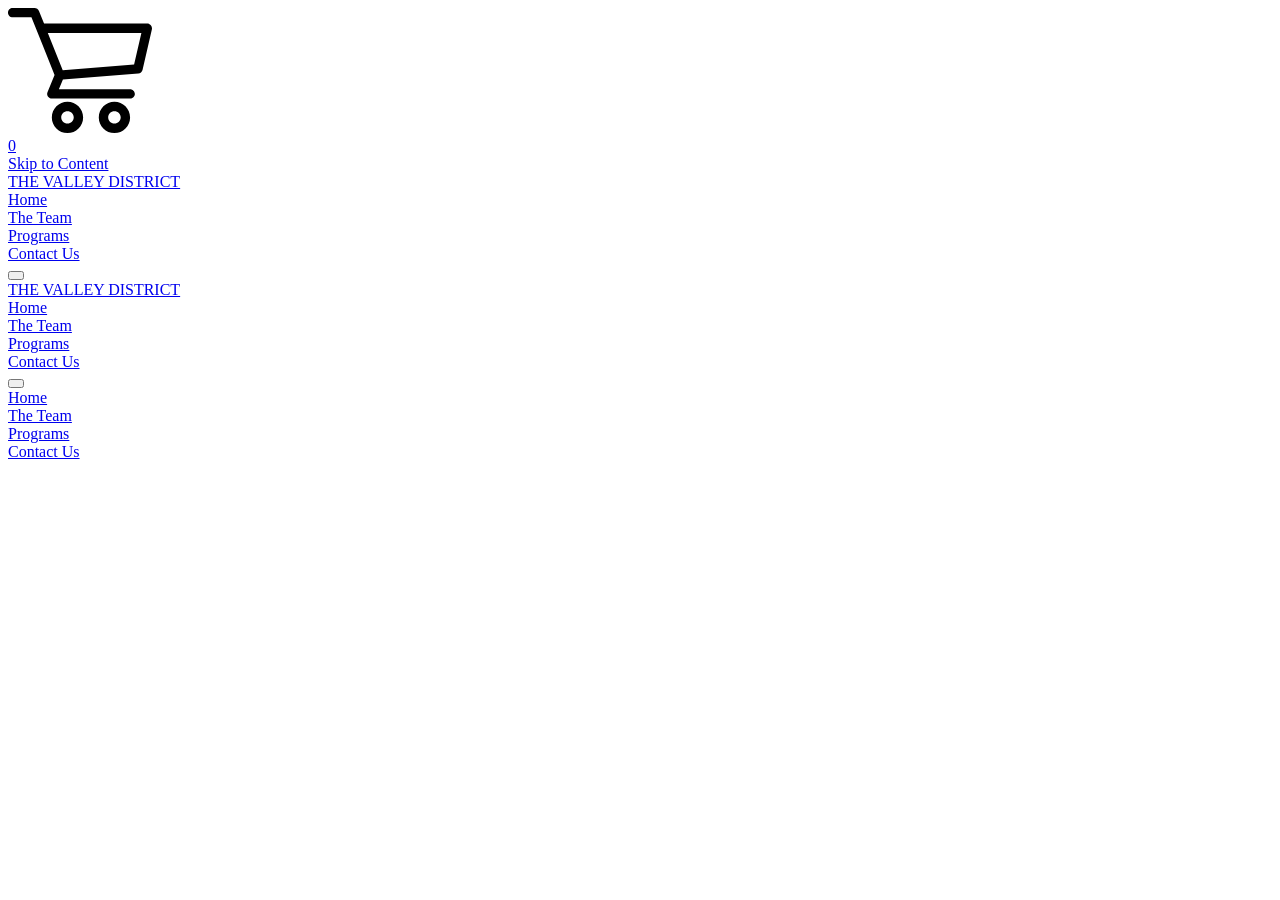
<file: cart_index.html>
<!doctype html>
<html xmlns:og="http://opengraphprotocol.org/schema/" xmlns:fb="http://www.facebook.com/2008/fbml" lang="en-US"  >
  <head>
    <meta http-equiv="X-UA-Compatible" content="IE=edge,chrome=1">
    <meta name="viewport" content="width=device-width, initial-scale=1">
    <!-- This is Squarespace. --><!-- tetra-leopard-endb -->
<base href="">
<meta charset="utf-8" />
<title>THE VALLEY DISTRICT</title>
<meta http-equiv="Accept-CH" content="Sec-CH-UA-Platform-Version, Sec-CH-UA-Model" /><link rel="icon" type="image/x-icon" href="https://assets.squarespace.com/universal/default-favicon.ico"/>
<meta property="og:site_name" content="THE VALLEY DISTRICT"/>
<meta property="og:title" content="THE VALLEY DISTRICT"/>
<meta property="og:type" content="website"/>
<meta property="og:image" content=""/>
<meta itemprop="name" content="THE VALLEY DISTRICT"/>
<meta itemprop="thumbnailUrl" content=""/>
<link rel="image_src" href="" />
<meta itemprop="image" content=""/>
<meta name="twitter:title" content="THE VALLEY DISTRICT"/>
<meta name="twitter:image" content=""/>
<meta name="twitter:card" content="summary"/>
<meta name="description" content="" />
<link rel="preconnect" href="https://images.squarespace-cdn.com">
<link rel="preconnect" href="https://file.squarespace-cdn.com" crossorigin>
<style>
/* math */
@font-face {
  font-family: 'Roboto';
  font-style: normal;
  font-weight: 400;
  font-display: swap;
  src: url('https://file.squarespace-cdn.com/content/v2/namespaces/fonts/libraries/sqsp/assets/8a9618fb-2f5c-401e-903f-4f3e76d46ee3/math.woff2') format('woff2');
  unicode-range: U+0302-0303, U+0305, U+0307-0308, U+0310, U+0312, U+0315, U+031A, U+0326-0327, U+032C, U+032F-0330, U+0332-0333, U+0338, U+033A, U+0346, U+034D, U+0391-03A1, U+03A3-03A9, U+03B1-03C9, U+03D1, U+03D5-03D6, U+03F0-03F1, U+03F4-03F5, U+2016-2017, U+2034-2038, U+203C, U+2040, U+2043, U+2047, U+2050, U+2057, U+205F, U+2070-2071, U+2074-208E, U+2090-209C, U+20D0-20DC, U+20E1, U+20E5-20EF, U+2100-2112, U+2114-2115, U+2117-2121, U+2123-214F, U+2190, U+2192, U+2194-21AE, U+21B0-21E5, U+21F1-21F2, U+21F4-2211, U+2213-2214, U+2216-22FF, U+2308-230B, U+2310, U+2319, U+231C-2321, U+2336-237A, U+237C, U+2395, U+239B-23B7, U+23D0, U+23DC-23E1, U+2474-2475, U+25AF, U+25B3, U+25B7, U+25BD, U+25C1, U+25CA, U+25CC, U+25FB, U+266D-266F, U+27C0-27FF, U+2900-2AFF, U+2B0E-2B11, U+2B30-2B4C, U+2BFE, U+3030, U+FF5B, U+FF5D, U+1D400-1D7FF, U+1EE00-1EEFF;
}
/* greek-ext */
@font-face {
  font-family: 'Roboto';
  font-style: normal;
  font-weight: 400;
  font-display: swap;
  src: url('https://file.squarespace-cdn.com/content/v2/namespaces/fonts/libraries/sqsp/assets/e7721029-9c93-41a2-9c65-a50bc7ee984c/greek-ext.woff2') format('woff2');
  unicode-range: U+1F00-1FFF;
}
/* latin */
@font-face {
  font-family: 'Roboto';
  font-style: normal;
  font-weight: 400;
  font-display: swap;
  src: url('https://file.squarespace-cdn.com/content/v2/namespaces/fonts/libraries/sqsp/assets/74534a3f-2c12-4fac-b36b-7d5fffdca709/latin.woff2') format('woff2');
  unicode-range: U+0000-00FF, U+0131, U+0152-0153, U+02BB-02BC, U+02C6, U+02DA, U+02DC, U+0304, U+0308, U+0329, U+2000-206F, U+20AC, U+2122, U+2191, U+2193, U+2212, U+2215, U+FEFF, U+FFFD;
}
/* greek */
@font-face {
  font-family: 'Roboto';
  font-style: normal;
  font-weight: 400;
  font-display: swap;
  src: url('https://file.squarespace-cdn.com/content/v2/namespaces/fonts/libraries/sqsp/assets/8c396c29-f890-459f-b884-db4d54948998/greek.woff2') format('woff2');
  unicode-range: U+0370-0377, U+037A-037F, U+0384-038A, U+038C, U+038E-03A1, U+03A3-03FF;
}
/* latin-ext */
@font-face {
  font-family: 'Roboto';
  font-style: normal;
  font-weight: 400;
  font-display: swap;
  src: url('https://file.squarespace-cdn.com/content/v2/namespaces/fonts/libraries/sqsp/assets/b6a444ac-6c80-4487-a860-e33cd6d5cf98/latin-ext.woff2') format('woff2');
  unicode-range: U+0100-02BA, U+02BD-02C5, U+02C7-02CC, U+02CE-02D7, U+02DD-02FF, U+0304, U+0308, U+0329, U+1D00-1DBF, U+1E00-1E9F, U+1EF2-1EFF, U+2020, U+20A0-20AB, U+20AD-20C0, U+2113, U+2C60-2C7F, U+A720-A7FF;
}
/* vietnamese */
@font-face {
  font-family: 'Roboto';
  font-style: normal;
  font-weight: 400;
  font-display: swap;
  src: url('https://file.squarespace-cdn.com/content/v2/namespaces/fonts/libraries/sqsp/assets/8123d4cd-3a2a-4166-b38e-b779581b81d3/vietnamese.woff2') format('woff2');
  unicode-range: U+0102-0103, U+0110-0111, U+0128-0129, U+0168-0169, U+01A0-01A1, U+01AF-01B0, U+0300-0301, U+0303-0304, U+0308-0309, U+0323, U+0329, U+1EA0-1EF9, U+20AB;
}
/* cyrillic */
@font-face {
  font-family: 'Roboto';
  font-style: normal;
  font-weight: 400;
  font-display: swap;
  src: url('https://file.squarespace-cdn.com/content/v2/namespaces/fonts/libraries/sqsp/assets/12708170-a296-4d2c-a4f4-3dd81b4d8208/cyrillic.woff2') format('woff2');
  unicode-range: U+0301, U+0400-045F, U+0490-0491, U+04B0-04B1, U+2116;
}
/* symbols */
@font-face {
  font-family: 'Roboto';
  font-style: normal;
  font-weight: 400;
  font-display: swap;
  src: url('https://file.squarespace-cdn.com/content/v2/namespaces/fonts/libraries/sqsp/assets/0875af1a-79ef-4b4e-9f6c-f03b4dff8766/symbols.woff2') format('woff2');
  unicode-range: U+0001-000C, U+000E-001F, U+007F-009F, U+20DD-20E0, U+20E2-20E4, U+2150-218F, U+2190, U+2192, U+2194-2199, U+21AF, U+21E6-21F0, U+21F3, U+2218-2219, U+2299, U+22C4-22C6, U+2300-243F, U+2440-244A, U+2460-24FF, U+25A0-27BF, U+2800-28FF, U+2921-2922, U+2981, U+29BF, U+29EB, U+2B00-2BFF, U+4DC0-4DFF, U+FFF9-FFFB, U+10140-1018E, U+10190-1019C, U+101A0, U+101D0-101FD, U+102E0-102FB, U+10E60-10E7E, U+1D2C0-1D2D3, U+1D2E0-1D37F, U+1F000-1F0FF, U+1F100-1F1AD, U+1F1E6-1F1FF, U+1F30D-1F30F, U+1F315, U+1F31C, U+1F31E, U+1F320-1F32C, U+1F336, U+1F378, U+1F37D, U+1F382, U+1F393-1F39F, U+1F3A7-1F3A8, U+1F3AC-1F3AF, U+1F3C2, U+1F3C4-1F3C6, U+1F3CA-1F3CE, U+1F3D4-1F3E0, U+1F3ED, U+1F3F1-1F3F3, U+1F3F5-1F3F7, U+1F408, U+1F415, U+1F41F, U+1F426, U+1F43F, U+1F441-1F442, U+1F444, U+1F446-1F449, U+1F44C-1F44E, U+1F453, U+1F46A, U+1F47D, U+1F4A3, U+1F4B0, U+1F4B3, U+1F4B9, U+1F4BB, U+1F4BF, U+1F4C8-1F4CB, U+1F4D6, U+1F4DA, U+1F4DF, U+1F4E3-1F4E6, U+1F4EA-1F4ED, U+1F4F7, U+1F4F9-1F4FB, U+1F4FD-1F4FE, U+1F503, U+1F507-1F50B, U+1F50D, U+1F512-1F513, U+1F53E-1F54A, U+1F54F-1F5FA, U+1F610, U+1F650-1F67F, U+1F687, U+1F68D, U+1F691, U+1F694, U+1F698, U+1F6AD, U+1F6B2, U+1F6B9-1F6BA, U+1F6BC, U+1F6C6-1F6CF, U+1F6D3-1F6D7, U+1F6E0-1F6EA, U+1F6F0-1F6F3, U+1F6F7-1F6FC, U+1F700-1F7FF, U+1F800-1F80B, U+1F810-1F847, U+1F850-1F859, U+1F860-1F887, U+1F890-1F8AD, U+1F8B0-1F8BB, U+1F8C0-1F8C1, U+1F900-1F90B, U+1F93B, U+1F946, U+1F984, U+1F996, U+1F9E9, U+1FA00-1FA6F, U+1FA70-1FA7C, U+1FA80-1FA89, U+1FA8F-1FAC6, U+1FACE-1FADC, U+1FADF-1FAE9, U+1FAF0-1FAF8, U+1FB00-1FBFF;
}
/* cyrillic-ext */
@font-face {
  font-family: 'Roboto';
  font-style: normal;
  font-weight: 400;
  font-display: swap;
  src: url('https://file.squarespace-cdn.com/content/v2/namespaces/fonts/libraries/sqsp/assets/417a6222-09a6-4e22-9cbf-b14450e5089a/cyrillic-ext.woff2') format('woff2');
  unicode-range: U+0460-052F, U+1C80-1C8A, U+20B4, U+2DE0-2DFF, U+A640-A69F, U+FE2E-FE2F;
}
/* symbols */
@font-face {
  font-family: 'Roboto';
  font-style: italic;
  font-weight: 400;
  font-display: swap;
  src: url('https://file.squarespace-cdn.com/content/v2/namespaces/fonts/libraries/sqsp/assets/eaedd48f-746c-4c2e-b2db-d48b6c870667/symbols.woff2') format('woff2');
  unicode-range: U+0001-000C, U+000E-001F, U+007F-009F, U+20DD-20E0, U+20E2-20E4, U+2150-218F, U+2190, U+2192, U+2194-2199, U+21AF, U+21E6-21F0, U+21F3, U+2218-2219, U+2299, U+22C4-22C6, U+2300-243F, U+2440-244A, U+2460-24FF, U+25A0-27BF, U+2800-28FF, U+2921-2922, U+2981, U+29BF, U+29EB, U+2B00-2BFF, U+4DC0-4DFF, U+FFF9-FFFB, U+10140-1018E, U+10190-1019C, U+101A0, U+101D0-101FD, U+102E0-102FB, U+10E60-10E7E, U+1D2C0-1D2D3, U+1D2E0-1D37F, U+1F000-1F0FF, U+1F100-1F1AD, U+1F1E6-1F1FF, U+1F30D-1F30F, U+1F315, U+1F31C, U+1F31E, U+1F320-1F32C, U+1F336, U+1F378, U+1F37D, U+1F382, U+1F393-1F39F, U+1F3A7-1F3A8, U+1F3AC-1F3AF, U+1F3C2, U+1F3C4-1F3C6, U+1F3CA-1F3CE, U+1F3D4-1F3E0, U+1F3ED, U+1F3F1-1F3F3, U+1F3F5-1F3F7, U+1F408, U+1F415, U+1F41F, U+1F426, U+1F43F, U+1F441-1F442, U+1F444, U+1F446-1F449, U+1F44C-1F44E, U+1F453, U+1F46A, U+1F47D, U+1F4A3, U+1F4B0, U+1F4B3, U+1F4B9, U+1F4BB, U+1F4BF, U+1F4C8-1F4CB, U+1F4D6, U+1F4DA, U+1F4DF, U+1F4E3-1F4E6, U+1F4EA-1F4ED, U+1F4F7, U+1F4F9-1F4FB, U+1F4FD-1F4FE, U+1F503, U+1F507-1F50B, U+1F50D, U+1F512-1F513, U+1F53E-1F54A, U+1F54F-1F5FA, U+1F610, U+1F650-1F67F, U+1F687, U+1F68D, U+1F691, U+1F694, U+1F698, U+1F6AD, U+1F6B2, U+1F6B9-1F6BA, U+1F6BC, U+1F6C6-1F6CF, U+1F6D3-1F6D7, U+1F6E0-1F6EA, U+1F6F0-1F6F3, U+1F6F7-1F6FC, U+1F700-1F7FF, U+1F800-1F80B, U+1F810-1F847, U+1F850-1F859, U+1F860-1F887, U+1F890-1F8AD, U+1F8B0-1F8BB, U+1F8C0-1F8C1, U+1F900-1F90B, U+1F93B, U+1F946, U+1F984, U+1F996, U+1F9E9, U+1FA00-1FA6F, U+1FA70-1FA7C, U+1FA80-1FA89, U+1FA8F-1FAC6, U+1FACE-1FADC, U+1FADF-1FAE9, U+1FAF0-1FAF8, U+1FB00-1FBFF;
}
/* vietnamese */
@font-face {
  font-family: 'Roboto';
  font-style: italic;
  font-weight: 400;
  font-display: swap;
  src: url('https://file.squarespace-cdn.com/content/v2/namespaces/fonts/libraries/sqsp/assets/bc3b5741-31aa-4a38-86bb-c92ccd55e4d6/vietnamese.woff2') format('woff2');
  unicode-range: U+0102-0103, U+0110-0111, U+0128-0129, U+0168-0169, U+01A0-01A1, U+01AF-01B0, U+0300-0301, U+0303-0304, U+0308-0309, U+0323, U+0329, U+1EA0-1EF9, U+20AB;
}
/* latin */
@font-face {
  font-family: 'Roboto';
  font-style: italic;
  font-weight: 400;
  font-display: swap;
  src: url('https://file.squarespace-cdn.com/content/v2/namespaces/fonts/libraries/sqsp/assets/d9f07c49-3a67-44d8-a6b9-96c939bbf95c/latin.woff2') format('woff2');
  unicode-range: U+0000-00FF, U+0131, U+0152-0153, U+02BB-02BC, U+02C6, U+02DA, U+02DC, U+0304, U+0308, U+0329, U+2000-206F, U+20AC, U+2122, U+2191, U+2193, U+2212, U+2215, U+FEFF, U+FFFD;
}
/* latin-ext */
@font-face {
  font-family: 'Roboto';
  font-style: italic;
  font-weight: 400;
  font-display: swap;
  src: url('https://file.squarespace-cdn.com/content/v2/namespaces/fonts/libraries/sqsp/assets/946703fa-9be2-4b1e-af83-b4884329a920/latin-ext.woff2') format('woff2');
  unicode-range: U+0100-02BA, U+02BD-02C5, U+02C7-02CC, U+02CE-02D7, U+02DD-02FF, U+0304, U+0308, U+0329, U+1D00-1DBF, U+1E00-1E9F, U+1EF2-1EFF, U+2020, U+20A0-20AB, U+20AD-20C0, U+2113, U+2C60-2C7F, U+A720-A7FF;
}
/* greek-ext */
@font-face {
  font-family: 'Roboto';
  font-style: italic;
  font-weight: 400;
  font-display: swap;
  src: url('https://file.squarespace-cdn.com/content/v2/namespaces/fonts/libraries/sqsp/assets/c3c3c3f9-2206-4e91-b50a-9cc40ee6254b/greek-ext.woff2') format('woff2');
  unicode-range: U+1F00-1FFF;
}
/* greek */
@font-face {
  font-family: 'Roboto';
  font-style: italic;
  font-weight: 400;
  font-display: swap;
  src: url('https://file.squarespace-cdn.com/content/v2/namespaces/fonts/libraries/sqsp/assets/9b6e9e40-9d0c-4530-abe2-1470b4e15e8e/greek.woff2') format('woff2');
  unicode-range: U+0370-0377, U+037A-037F, U+0384-038A, U+038C, U+038E-03A1, U+03A3-03FF;
}
/* cyrillic */
@font-face {
  font-family: 'Roboto';
  font-style: italic;
  font-weight: 400;
  font-display: swap;
  src: url('https://file.squarespace-cdn.com/content/v2/namespaces/fonts/libraries/sqsp/assets/48bc963e-491b-4fe6-8d9b-4df80d499f69/cyrillic.woff2') format('woff2');
  unicode-range: U+0301, U+0400-045F, U+0490-0491, U+04B0-04B1, U+2116;
}
/* math */
@font-face {
  font-family: 'Roboto';
  font-style: italic;
  font-weight: 400;
  font-display: swap;
  src: url('https://file.squarespace-cdn.com/content/v2/namespaces/fonts/libraries/sqsp/assets/e7379238-9010-4b86-b5f4-4d9e069f10f6/math.woff2') format('woff2');
  unicode-range: U+0302-0303, U+0305, U+0307-0308, U+0310, U+0312, U+0315, U+031A, U+0326-0327, U+032C, U+032F-0330, U+0332-0333, U+0338, U+033A, U+0346, U+034D, U+0391-03A1, U+03A3-03A9, U+03B1-03C9, U+03D1, U+03D5-03D6, U+03F0-03F1, U+03F4-03F5, U+2016-2017, U+2034-2038, U+203C, U+2040, U+2043, U+2047, U+2050, U+2057, U+205F, U+2070-2071, U+2074-208E, U+2090-209C, U+20D0-20DC, U+20E1, U+20E5-20EF, U+2100-2112, U+2114-2115, U+2117-2121, U+2123-214F, U+2190, U+2192, U+2194-21AE, U+21B0-21E5, U+21F1-21F2, U+21F4-2211, U+2213-2214, U+2216-22FF, U+2308-230B, U+2310, U+2319, U+231C-2321, U+2336-237A, U+237C, U+2395, U+239B-23B7, U+23D0, U+23DC-23E1, U+2474-2475, U+25AF, U+25B3, U+25B7, U+25BD, U+25C1, U+25CA, U+25CC, U+25FB, U+266D-266F, U+27C0-27FF, U+2900-2AFF, U+2B0E-2B11, U+2B30-2B4C, U+2BFE, U+3030, U+FF5B, U+FF5D, U+1D400-1D7FF, U+1EE00-1EEFF;
}
/* cyrillic-ext */
@font-face {
  font-family: 'Roboto';
  font-style: italic;
  font-weight: 400;
  font-display: swap;
  src: url('https://file.squarespace-cdn.com/content/v2/namespaces/fonts/libraries/sqsp/assets/8b697f0b-bab1-4da8-92df-b7b8eb07fc1c/cyrillic-ext.woff2') format('woff2');
  unicode-range: U+0460-052F, U+1C80-1C8A, U+20B4, U+2DE0-2DFF, U+A640-A69F, U+FE2E-FE2F;
}
/* vietnamese */
@font-face {
  font-family: 'Roboto';
  font-style: italic;
  font-weight: 700;
  font-display: swap;
  src: url('https://file.squarespace-cdn.com/content/v2/namespaces/fonts/libraries/sqsp/assets/32124223-3d78-430f-818e-06aa11c55489/vietnamese.woff2') format('woff2');
  unicode-range: U+0102-0103, U+0110-0111, U+0128-0129, U+0168-0169, U+01A0-01A1, U+01AF-01B0, U+0300-0301, U+0303-0304, U+0308-0309, U+0323, U+0329, U+1EA0-1EF9, U+20AB;
}
/* math */
@font-face {
  font-family: 'Roboto';
  font-style: italic;
  font-weight: 700;
  font-display: swap;
  src: url('https://file.squarespace-cdn.com/content/v2/namespaces/fonts/libraries/sqsp/assets/8f957e17-9000-4298-8062-b8dabbbc923e/math.woff2') format('woff2');
  unicode-range: U+0302-0303, U+0305, U+0307-0308, U+0310, U+0312, U+0315, U+031A, U+0326-0327, U+032C, U+032F-0330, U+0332-0333, U+0338, U+033A, U+0346, U+034D, U+0391-03A1, U+03A3-03A9, U+03B1-03C9, U+03D1, U+03D5-03D6, U+03F0-03F1, U+03F4-03F5, U+2016-2017, U+2034-2038, U+203C, U+2040, U+2043, U+2047, U+2050, U+2057, U+205F, U+2070-2071, U+2074-208E, U+2090-209C, U+20D0-20DC, U+20E1, U+20E5-20EF, U+2100-2112, U+2114-2115, U+2117-2121, U+2123-214F, U+2190, U+2192, U+2194-21AE, U+21B0-21E5, U+21F1-21F2, U+21F4-2211, U+2213-2214, U+2216-22FF, U+2308-230B, U+2310, U+2319, U+231C-2321, U+2336-237A, U+237C, U+2395, U+239B-23B7, U+23D0, U+23DC-23E1, U+2474-2475, U+25AF, U+25B3, U+25B7, U+25BD, U+25C1, U+25CA, U+25CC, U+25FB, U+266D-266F, U+27C0-27FF, U+2900-2AFF, U+2B0E-2B11, U+2B30-2B4C, U+2BFE, U+3030, U+FF5B, U+FF5D, U+1D400-1D7FF, U+1EE00-1EEFF;
}
/* greek-ext */
@font-face {
  font-family: 'Roboto';
  font-style: italic;
  font-weight: 700;
  font-display: swap;
  src: url('https://file.squarespace-cdn.com/content/v2/namespaces/fonts/libraries/sqsp/assets/720d34a4-67e3-4587-9908-bd17ceb60725/greek-ext.woff2') format('woff2');
  unicode-range: U+1F00-1FFF;
}
/* symbols */
@font-face {
  font-family: 'Roboto';
  font-style: italic;
  font-weight: 700;
  font-display: swap;
  src: url('https://file.squarespace-cdn.com/content/v2/namespaces/fonts/libraries/sqsp/assets/19fac8d0-dc79-4015-8656-768da50a2a13/symbols.woff2') format('woff2');
  unicode-range: U+0001-000C, U+000E-001F, U+007F-009F, U+20DD-20E0, U+20E2-20E4, U+2150-218F, U+2190, U+2192, U+2194-2199, U+21AF, U+21E6-21F0, U+21F3, U+2218-2219, U+2299, U+22C4-22C6, U+2300-243F, U+2440-244A, U+2460-24FF, U+25A0-27BF, U+2800-28FF, U+2921-2922, U+2981, U+29BF, U+29EB, U+2B00-2BFF, U+4DC0-4DFF, U+FFF9-FFFB, U+10140-1018E, U+10190-1019C, U+101A0, U+101D0-101FD, U+102E0-102FB, U+10E60-10E7E, U+1D2C0-1D2D3, U+1D2E0-1D37F, U+1F000-1F0FF, U+1F100-1F1AD, U+1F1E6-1F1FF, U+1F30D-1F30F, U+1F315, U+1F31C, U+1F31E, U+1F320-1F32C, U+1F336, U+1F378, U+1F37D, U+1F382, U+1F393-1F39F, U+1F3A7-1F3A8, U+1F3AC-1F3AF, U+1F3C2, U+1F3C4-1F3C6, U+1F3CA-1F3CE, U+1F3D4-1F3E0, U+1F3ED, U+1F3F1-1F3F3, U+1F3F5-1F3F7, U+1F408, U+1F415, U+1F41F, U+1F426, U+1F43F, U+1F441-1F442, U+1F444, U+1F446-1F449, U+1F44C-1F44E, U+1F453, U+1F46A, U+1F47D, U+1F4A3, U+1F4B0, U+1F4B3, U+1F4B9, U+1F4BB, U+1F4BF, U+1F4C8-1F4CB, U+1F4D6, U+1F4DA, U+1F4DF, U+1F4E3-1F4E6, U+1F4EA-1F4ED, U+1F4F7, U+1F4F9-1F4FB, U+1F4FD-1F4FE, U+1F503, U+1F507-1F50B, U+1F50D, U+1F512-1F513, U+1F53E-1F54A, U+1F54F-1F5FA, U+1F610, U+1F650-1F67F, U+1F687, U+1F68D, U+1F691, U+1F694, U+1F698, U+1F6AD, U+1F6B2, U+1F6B9-1F6BA, U+1F6BC, U+1F6C6-1F6CF, U+1F6D3-1F6D7, U+1F6E0-1F6EA, U+1F6F0-1F6F3, U+1F6F7-1F6FC, U+1F700-1F7FF, U+1F800-1F80B, U+1F810-1F847, U+1F850-1F859, U+1F860-1F887, U+1F890-1F8AD, U+1F8B0-1F8BB, U+1F8C0-1F8C1, U+1F900-1F90B, U+1F93B, U+1F946, U+1F984, U+1F996, U+1F9E9, U+1FA00-1FA6F, U+1FA70-1FA7C, U+1FA80-1FA89, U+1FA8F-1FAC6, U+1FACE-1FADC, U+1FADF-1FAE9, U+1FAF0-1FAF8, U+1FB00-1FBFF;
}
/* greek */
@font-face {
  font-family: 'Roboto';
  font-style: italic;
  font-weight: 700;
  font-display: swap;
  src: url('https://file.squarespace-cdn.com/content/v2/namespaces/fonts/libraries/sqsp/assets/3a02bd10-119c-4f30-873d-73eab06f8462/greek.woff2') format('woff2');
  unicode-range: U+0370-0377, U+037A-037F, U+0384-038A, U+038C, U+038E-03A1, U+03A3-03FF;
}
/* cyrillic-ext */
@font-face {
  font-family: 'Roboto';
  font-style: italic;
  font-weight: 700;
  font-display: swap;
  src: url('https://file.squarespace-cdn.com/content/v2/namespaces/fonts/libraries/sqsp/assets/be933463-a4a6-4509-b5fb-f31eda8fbdef/cyrillic-ext.woff2') format('woff2');
  unicode-range: U+0460-052F, U+1C80-1C8A, U+20B4, U+2DE0-2DFF, U+A640-A69F, U+FE2E-FE2F;
}
/* latin */
@font-face {
  font-family: 'Roboto';
  font-style: italic;
  font-weight: 700;
  font-display: swap;
  src: url('https://file.squarespace-cdn.com/content/v2/namespaces/fonts/libraries/sqsp/assets/7eb1420a-ddb6-4804-ae07-1af5dfc2a7f5/latin.woff2') format('woff2');
  unicode-range: U+0000-00FF, U+0131, U+0152-0153, U+02BB-02BC, U+02C6, U+02DA, U+02DC, U+0304, U+0308, U+0329, U+2000-206F, U+20AC, U+2122, U+2191, U+2193, U+2212, U+2215, U+FEFF, U+FFFD;
}
/* latin-ext */
@font-face {
  font-family: 'Roboto';
  font-style: italic;
  font-weight: 700;
  font-display: swap;
  src: url('https://file.squarespace-cdn.com/content/v2/namespaces/fonts/libraries/sqsp/assets/a1817c48-4c90-4bc9-9077-0161466f6da9/latin-ext.woff2') format('woff2');
  unicode-range: U+0100-02BA, U+02BD-02C5, U+02C7-02CC, U+02CE-02D7, U+02DD-02FF, U+0304, U+0308, U+0329, U+1D00-1DBF, U+1E00-1E9F, U+1EF2-1EFF, U+2020, U+20A0-20AB, U+20AD-20C0, U+2113, U+2C60-2C7F, U+A720-A7FF;
}
/* cyrillic */
@font-face {
  font-family: 'Roboto';
  font-style: italic;
  font-weight: 700;
  font-display: swap;
  src: url('https://file.squarespace-cdn.com/content/v2/namespaces/fonts/libraries/sqsp/assets/b293b402-20dd-4f3e-85ca-99c8ea17fff2/cyrillic.woff2') format('woff2');
  unicode-range: U+0301, U+0400-045F, U+0490-0491, U+04B0-04B1, U+2116;
}
/* symbols */
@font-face {
  font-family: 'Roboto';
  font-style: normal;
  font-weight: 700;
  font-display: swap;
  src: url('https://file.squarespace-cdn.com/content/v2/namespaces/fonts/libraries/sqsp/assets/9923be8d-a99f-49a2-b2fd-bae522842ba5/symbols.woff2') format('woff2');
  unicode-range: U+0001-000C, U+000E-001F, U+007F-009F, U+20DD-20E0, U+20E2-20E4, U+2150-218F, U+2190, U+2192, U+2194-2199, U+21AF, U+21E6-21F0, U+21F3, U+2218-2219, U+2299, U+22C4-22C6, U+2300-243F, U+2440-244A, U+2460-24FF, U+25A0-27BF, U+2800-28FF, U+2921-2922, U+2981, U+29BF, U+29EB, U+2B00-2BFF, U+4DC0-4DFF, U+FFF9-FFFB, U+10140-1018E, U+10190-1019C, U+101A0, U+101D0-101FD, U+102E0-102FB, U+10E60-10E7E, U+1D2C0-1D2D3, U+1D2E0-1D37F, U+1F000-1F0FF, U+1F100-1F1AD, U+1F1E6-1F1FF, U+1F30D-1F30F, U+1F315, U+1F31C, U+1F31E, U+1F320-1F32C, U+1F336, U+1F378, U+1F37D, U+1F382, U+1F393-1F39F, U+1F3A7-1F3A8, U+1F3AC-1F3AF, U+1F3C2, U+1F3C4-1F3C6, U+1F3CA-1F3CE, U+1F3D4-1F3E0, U+1F3ED, U+1F3F1-1F3F3, U+1F3F5-1F3F7, U+1F408, U+1F415, U+1F41F, U+1F426, U+1F43F, U+1F441-1F442, U+1F444, U+1F446-1F449, U+1F44C-1F44E, U+1F453, U+1F46A, U+1F47D, U+1F4A3, U+1F4B0, U+1F4B3, U+1F4B9, U+1F4BB, U+1F4BF, U+1F4C8-1F4CB, U+1F4D6, U+1F4DA, U+1F4DF, U+1F4E3-1F4E6, U+1F4EA-1F4ED, U+1F4F7, U+1F4F9-1F4FB, U+1F4FD-1F4FE, U+1F503, U+1F507-1F50B, U+1F50D, U+1F512-1F513, U+1F53E-1F54A, U+1F54F-1F5FA, U+1F610, U+1F650-1F67F, U+1F687, U+1F68D, U+1F691, U+1F694, U+1F698, U+1F6AD, U+1F6B2, U+1F6B9-1F6BA, U+1F6BC, U+1F6C6-1F6CF, U+1F6D3-1F6D7, U+1F6E0-1F6EA, U+1F6F0-1F6F3, U+1F6F7-1F6FC, U+1F700-1F7FF, U+1F800-1F80B, U+1F810-1F847, U+1F850-1F859, U+1F860-1F887, U+1F890-1F8AD, U+1F8B0-1F8BB, U+1F8C0-1F8C1, U+1F900-1F90B, U+1F93B, U+1F946, U+1F984, U+1F996, U+1F9E9, U+1FA00-1FA6F, U+1FA70-1FA7C, U+1FA80-1FA89, U+1FA8F-1FAC6, U+1FACE-1FADC, U+1FADF-1FAE9, U+1FAF0-1FAF8, U+1FB00-1FBFF;
}
/* cyrillic-ext */
@font-face {
  font-family: 'Roboto';
  font-style: normal;
  font-weight: 700;
  font-display: swap;
  src: url('https://file.squarespace-cdn.com/content/v2/namespaces/fonts/libraries/sqsp/assets/6a29584f-d3e3-4df6-aa10-438bbe84154c/cyrillic-ext.woff2') format('woff2');
  unicode-range: U+0460-052F, U+1C80-1C8A, U+20B4, U+2DE0-2DFF, U+A640-A69F, U+FE2E-FE2F;
}
/* vietnamese */
@font-face {
  font-family: 'Roboto';
  font-style: normal;
  font-weight: 700;
  font-display: swap;
  src: url('https://file.squarespace-cdn.com/content/v2/namespaces/fonts/libraries/sqsp/assets/6d95ad77-e6be-4fca-a1d0-be405a16636e/vietnamese.woff2') format('woff2');
  unicode-range: U+0102-0103, U+0110-0111, U+0128-0129, U+0168-0169, U+01A0-01A1, U+01AF-01B0, U+0300-0301, U+0303-0304, U+0308-0309, U+0323, U+0329, U+1EA0-1EF9, U+20AB;
}
/* latin */
@font-face {
  font-family: 'Roboto';
  font-style: normal;
  font-weight: 700;
  font-display: swap;
  src: url('https://file.squarespace-cdn.com/content/v2/namespaces/fonts/libraries/sqsp/assets/c5eb5305-ba43-45a4-97e1-2fcb7b175375/latin.woff2') format('woff2');
  unicode-range: U+0000-00FF, U+0131, U+0152-0153, U+02BB-02BC, U+02C6, U+02DA, U+02DC, U+0304, U+0308, U+0329, U+2000-206F, U+20AC, U+2122, U+2191, U+2193, U+2212, U+2215, U+FEFF, U+FFFD;
}
/* cyrillic */
@font-face {
  font-family: 'Roboto';
  font-style: normal;
  font-weight: 700;
  font-display: swap;
  src: url('https://file.squarespace-cdn.com/content/v2/namespaces/fonts/libraries/sqsp/assets/dc9f925f-96f9-45dd-8ee0-5d18b8bff025/cyrillic.woff2') format('woff2');
  unicode-range: U+0301, U+0400-045F, U+0490-0491, U+04B0-04B1, U+2116;
}
/* latin-ext */
@font-face {
  font-family: 'Roboto';
  font-style: normal;
  font-weight: 700;
  font-display: swap;
  src: url('https://file.squarespace-cdn.com/content/v2/namespaces/fonts/libraries/sqsp/assets/0bf6b02d-72f7-4a4a-b433-cd007998fec7/latin-ext.woff2') format('woff2');
  unicode-range: U+0100-02BA, U+02BD-02C5, U+02C7-02CC, U+02CE-02D7, U+02DD-02FF, U+0304, U+0308, U+0329, U+1D00-1DBF, U+1E00-1E9F, U+1EF2-1EFF, U+2020, U+20A0-20AB, U+20AD-20C0, U+2113, U+2C60-2C7F, U+A720-A7FF;
}
/* math */
@font-face {
  font-family: 'Roboto';
  font-style: normal;
  font-weight: 700;
  font-display: swap;
  src: url('https://file.squarespace-cdn.com/content/v2/namespaces/fonts/libraries/sqsp/assets/a3bf04da-357d-4409-b9fd-f0ea12312937/math.woff2') format('woff2');
  unicode-range: U+0302-0303, U+0305, U+0307-0308, U+0310, U+0312, U+0315, U+031A, U+0326-0327, U+032C, U+032F-0330, U+0332-0333, U+0338, U+033A, U+0346, U+034D, U+0391-03A1, U+03A3-03A9, U+03B1-03C9, U+03D1, U+03D5-03D6, U+03F0-03F1, U+03F4-03F5, U+2016-2017, U+2034-2038, U+203C, U+2040, U+2043, U+2047, U+2050, U+2057, U+205F, U+2070-2071, U+2074-208E, U+2090-209C, U+20D0-20DC, U+20E1, U+20E5-20EF, U+2100-2112, U+2114-2115, U+2117-2121, U+2123-214F, U+2190, U+2192, U+2194-21AE, U+21B0-21E5, U+21F1-21F2, U+21F4-2211, U+2213-2214, U+2216-22FF, U+2308-230B, U+2310, U+2319, U+231C-2321, U+2336-237A, U+237C, U+2395, U+239B-23B7, U+23D0, U+23DC-23E1, U+2474-2475, U+25AF, U+25B3, U+25B7, U+25BD, U+25C1, U+25CA, U+25CC, U+25FB, U+266D-266F, U+27C0-27FF, U+2900-2AFF, U+2B0E-2B11, U+2B30-2B4C, U+2BFE, U+3030, U+FF5B, U+FF5D, U+1D400-1D7FF, U+1EE00-1EEFF;
}
/* greek */
@font-face {
  font-family: 'Roboto';
  font-style: normal;
  font-weight: 700;
  font-display: swap;
  src: url('https://file.squarespace-cdn.com/content/v2/namespaces/fonts/libraries/sqsp/assets/173c33cf-d1cb-443b-895a-813cec1f5ecd/greek.woff2') format('woff2');
  unicode-range: U+0370-0377, U+037A-037F, U+0384-038A, U+038C, U+038E-03A1, U+03A3-03FF;
}
/* greek-ext */
@font-face {
  font-family: 'Roboto';
  font-style: normal;
  font-weight: 700;
  font-display: swap;
  src: url('https://file.squarespace-cdn.com/content/v2/namespaces/fonts/libraries/sqsp/assets/598477ce-56af-4bab-bb7e-d9907ec93691/greek-ext.woff2') format('woff2');
  unicode-range: U+1F00-1FFF;
}
/* cyrillic */
@font-face {
  font-family: 'Roboto';
  font-style: normal;
  font-weight: 500;
  font-display: swap;
  src: url('https://file.squarespace-cdn.com/content/v2/namespaces/fonts/libraries/sqsp/assets/fad7ed37-0964-4ee5-b6b7-14b286a3828b/cyrillic.woff2') format('woff2');
  unicode-range: U+0301, U+0400-045F, U+0490-0491, U+04B0-04B1, U+2116;
}
/* symbols */
@font-face {
  font-family: 'Roboto';
  font-style: normal;
  font-weight: 500;
  font-display: swap;
  src: url('https://file.squarespace-cdn.com/content/v2/namespaces/fonts/libraries/sqsp/assets/e0092146-fb4f-45e2-a328-fbf71bfc1e8d/symbols.woff2') format('woff2');
  unicode-range: U+0001-000C, U+000E-001F, U+007F-009F, U+20DD-20E0, U+20E2-20E4, U+2150-218F, U+2190, U+2192, U+2194-2199, U+21AF, U+21E6-21F0, U+21F3, U+2218-2219, U+2299, U+22C4-22C6, U+2300-243F, U+2440-244A, U+2460-24FF, U+25A0-27BF, U+2800-28FF, U+2921-2922, U+2981, U+29BF, U+29EB, U+2B00-2BFF, U+4DC0-4DFF, U+FFF9-FFFB, U+10140-1018E, U+10190-1019C, U+101A0, U+101D0-101FD, U+102E0-102FB, U+10E60-10E7E, U+1D2C0-1D2D3, U+1D2E0-1D37F, U+1F000-1F0FF, U+1F100-1F1AD, U+1F1E6-1F1FF, U+1F30D-1F30F, U+1F315, U+1F31C, U+1F31E, U+1F320-1F32C, U+1F336, U+1F378, U+1F37D, U+1F382, U+1F393-1F39F, U+1F3A7-1F3A8, U+1F3AC-1F3AF, U+1F3C2, U+1F3C4-1F3C6, U+1F3CA-1F3CE, U+1F3D4-1F3E0, U+1F3ED, U+1F3F1-1F3F3, U+1F3F5-1F3F7, U+1F408, U+1F415, U+1F41F, U+1F426, U+1F43F, U+1F441-1F442, U+1F444, U+1F446-1F449, U+1F44C-1F44E, U+1F453, U+1F46A, U+1F47D, U+1F4A3, U+1F4B0, U+1F4B3, U+1F4B9, U+1F4BB, U+1F4BF, U+1F4C8-1F4CB, U+1F4D6, U+1F4DA, U+1F4DF, U+1F4E3-1F4E6, U+1F4EA-1F4ED, U+1F4F7, U+1F4F9-1F4FB, U+1F4FD-1F4FE, U+1F503, U+1F507-1F50B, U+1F50D, U+1F512-1F513, U+1F53E-1F54A, U+1F54F-1F5FA, U+1F610, U+1F650-1F67F, U+1F687, U+1F68D, U+1F691, U+1F694, U+1F698, U+1F6AD, U+1F6B2, U+1F6B9-1F6BA, U+1F6BC, U+1F6C6-1F6CF, U+1F6D3-1F6D7, U+1F6E0-1F6EA, U+1F6F0-1F6F3, U+1F6F7-1F6FC, U+1F700-1F7FF, U+1F800-1F80B, U+1F810-1F847, U+1F850-1F859, U+1F860-1F887, U+1F890-1F8AD, U+1F8B0-1F8BB, U+1F8C0-1F8C1, U+1F900-1F90B, U+1F93B, U+1F946, U+1F984, U+1F996, U+1F9E9, U+1FA00-1FA6F, U+1FA70-1FA7C, U+1FA80-1FA89, U+1FA8F-1FAC6, U+1FACE-1FADC, U+1FADF-1FAE9, U+1FAF0-1FAF8, U+1FB00-1FBFF;
}
/* vietnamese */
@font-face {
  font-family: 'Roboto';
  font-style: normal;
  font-weight: 500;
  font-display: swap;
  src: url('https://file.squarespace-cdn.com/content/v2/namespaces/fonts/libraries/sqsp/assets/56fce481-1cf3-4a34-b102-0b61183f3b4e/vietnamese.woff2') format('woff2');
  unicode-range: U+0102-0103, U+0110-0111, U+0128-0129, U+0168-0169, U+01A0-01A1, U+01AF-01B0, U+0300-0301, U+0303-0304, U+0308-0309, U+0323, U+0329, U+1EA0-1EF9, U+20AB;
}
/* math */
@font-face {
  font-family: 'Roboto';
  font-style: normal;
  font-weight: 500;
  font-display: swap;
  src: url('https://file.squarespace-cdn.com/content/v2/namespaces/fonts/libraries/sqsp/assets/fb416ef7-5714-4e63-b91c-d9f6d8f9afa0/math.woff2') format('woff2');
  unicode-range: U+0302-0303, U+0305, U+0307-0308, U+0310, U+0312, U+0315, U+031A, U+0326-0327, U+032C, U+032F-0330, U+0332-0333, U+0338, U+033A, U+0346, U+034D, U+0391-03A1, U+03A3-03A9, U+03B1-03C9, U+03D1, U+03D5-03D6, U+03F0-03F1, U+03F4-03F5, U+2016-2017, U+2034-2038, U+203C, U+2040, U+2043, U+2047, U+2050, U+2057, U+205F, U+2070-2071, U+2074-208E, U+2090-209C, U+20D0-20DC, U+20E1, U+20E5-20EF, U+2100-2112, U+2114-2115, U+2117-2121, U+2123-214F, U+2190, U+2192, U+2194-21AE, U+21B0-21E5, U+21F1-21F2, U+21F4-2211, U+2213-2214, U+2216-22FF, U+2308-230B, U+2310, U+2319, U+231C-2321, U+2336-237A, U+237C, U+2395, U+239B-23B7, U+23D0, U+23DC-23E1, U+2474-2475, U+25AF, U+25B3, U+25B7, U+25BD, U+25C1, U+25CA, U+25CC, U+25FB, U+266D-266F, U+27C0-27FF, U+2900-2AFF, U+2B0E-2B11, U+2B30-2B4C, U+2BFE, U+3030, U+FF5B, U+FF5D, U+1D400-1D7FF, U+1EE00-1EEFF;
}
/* greek-ext */
@font-face {
  font-family: 'Roboto';
  font-style: normal;
  font-weight: 500;
  font-display: swap;
  src: url('https://file.squarespace-cdn.com/content/v2/namespaces/fonts/libraries/sqsp/assets/72a07353-5b69-441d-af71-e3effebb7f1b/greek-ext.woff2') format('woff2');
  unicode-range: U+1F00-1FFF;
}
/* latin */
@font-face {
  font-family: 'Roboto';
  font-style: normal;
  font-weight: 500;
  font-display: swap;
  src: url('https://file.squarespace-cdn.com/content/v2/namespaces/fonts/libraries/sqsp/assets/49329ce9-f793-425f-af67-20bbe10ae35e/latin.woff2') format('woff2');
  unicode-range: U+0000-00FF, U+0131, U+0152-0153, U+02BB-02BC, U+02C6, U+02DA, U+02DC, U+0304, U+0308, U+0329, U+2000-206F, U+20AC, U+2122, U+2191, U+2193, U+2212, U+2215, U+FEFF, U+FFFD;
}
/* latin-ext */
@font-face {
  font-family: 'Roboto';
  font-style: normal;
  font-weight: 500;
  font-display: swap;
  src: url('https://file.squarespace-cdn.com/content/v2/namespaces/fonts/libraries/sqsp/assets/4aae9f5f-c8d9-4b2e-b72e-7d819d59f66b/latin-ext.woff2') format('woff2');
  unicode-range: U+0100-02BA, U+02BD-02C5, U+02C7-02CC, U+02CE-02D7, U+02DD-02FF, U+0304, U+0308, U+0329, U+1D00-1DBF, U+1E00-1E9F, U+1EF2-1EFF, U+2020, U+20A0-20AB, U+20AD-20C0, U+2113, U+2C60-2C7F, U+A720-A7FF;
}
/* cyrillic-ext */
@font-face {
  font-family: 'Roboto';
  font-style: normal;
  font-weight: 500;
  font-display: swap;
  src: url('https://file.squarespace-cdn.com/content/v2/namespaces/fonts/libraries/sqsp/assets/0e7ed652-a5f2-40d2-a066-7cb9a2b10e8b/cyrillic-ext.woff2') format('woff2');
  unicode-range: U+0460-052F, U+1C80-1C8A, U+20B4, U+2DE0-2DFF, U+A640-A69F, U+FE2E-FE2F;
}
/* greek */
@font-face {
  font-family: 'Roboto';
  font-style: normal;
  font-weight: 500;
  font-display: swap;
  src: url('https://file.squarespace-cdn.com/content/v2/namespaces/fonts/libraries/sqsp/assets/11e271d1-ca90-414b-a4cb-990271d6237c/greek.woff2') format('woff2');
  unicode-range: U+0370-0377, U+037A-037F, U+0384-038A, U+038C, U+038E-03A1, U+03A3-03FF;
}
</style><script type="text/javascript" crossorigin="anonymous" defer="true" nomodule="nomodule" src="//assets.squarespace.com/@sqs/polyfiller/1.6/legacy.js"></script>
<script type="text/javascript" crossorigin="anonymous" defer="true" src="//assets.squarespace.com/@sqs/polyfiller/1.6/modern.js"></script>
<script data-name="static-context">Static = window.Static || {}; Static.SQUARESPACE_CONTEXT = {"betaFeatureFlags":["campaigns_thumbnail_layout","campaigns_discount_section_in_blasts","output_template_css_assets","supports_versioned_template_assets","public_api_discounts_enabled","nested_categories","campaigns_new_image_layout_picker","modernized-pdp-m2-enabled","marketing_automations","new_stacked_index","campaigns_merch_state","contacts_and_campaigns_redesign","i18n_beta_website_locales","enable_modernized_pdp_m3_layout_ux","enable_form_submission_trigger","marketing_landing_page","override_block_styles","campaigns_discount_section_in_automations","commerce_product_payment_plan_editing","scripts_defer","campaigns_table_v2","enable_modernized_standalone_pages_kill_switch","campaigns_import_discounts","enable_modernized_pdp_m3_fluid","member_areas_feature"],"facebookAppId":"314192535267336","facebookApiVersion":"v6.0","rollups":{"squarespace-announcement-bar":{"js":"//assets.squarespace.com/universal/scripts-compressed/announcement-bar-efc3d3b89f257cd0-min.en-US.js"},"squarespace-audio-player":{"css":"//assets.squarespace.com/universal/styles-compressed/audio-player-b05f5197a871c566-min.en-US.css","js":"//assets.squarespace.com/universal/scripts-compressed/audio-player-46627c18fa69ba71-min.en-US.js"},"squarespace-blog-collection-list":{"css":"//assets.squarespace.com/universal/styles-compressed/blog-collection-list-b4046463b72f34e2-min.en-US.css","js":"//assets.squarespace.com/universal/scripts-compressed/blog-collection-list-9686944c9c401ef9-min.en-US.js"},"squarespace-calendar-block-renderer":{"css":"//assets.squarespace.com/universal/styles-compressed/calendar-block-renderer-c3fef2a497c8e56b-min.en-US.css","js":"//assets.squarespace.com/universal/scripts-compressed/calendar-block-renderer-7c19099454c21b98-min.en-US.js"},"squarespace-chartjs-helpers":{"css":"//assets.squarespace.com/universal/styles-compressed/chartjs-helpers-96b256171ee039c1-min.en-US.css","js":"//assets.squarespace.com/universal/scripts-compressed/chartjs-helpers-fb3a9c00399bee7e-min.en-US.js"},"squarespace-comments":{"css":"//assets.squarespace.com/universal/styles-compressed/comments-a1b95c2c2f627125-min.en-US.css","js":"//assets.squarespace.com/universal/scripts-compressed/comments-93568a8cffd85c5a-min.en-US.js"},"squarespace-custom-css-popup":{"css":"//assets.squarespace.com/universal/styles-compressed/custom-css-popup-d02449b9e9b0319e-min.en-US.css","js":"//assets.squarespace.com/universal/scripts-compressed/custom-css-popup-90b3389381e2a448-min.en-US.js"},"squarespace-dialog":{"css":"//assets.squarespace.com/universal/styles-compressed/dialog-86aacd645d83874c-min.en-US.css","js":"//assets.squarespace.com/universal/scripts-compressed/dialog-68615000b5601e4e-min.en-US.js"},"squarespace-events-collection":{"css":"//assets.squarespace.com/universal/styles-compressed/events-collection-c3fef2a497c8e56b-min.en-US.css","js":"//assets.squarespace.com/universal/scripts-compressed/events-collection-e93e07f26e83a233-min.en-US.js"},"squarespace-form-rendering-utils":{"js":"//assets.squarespace.com/universal/scripts-compressed/form-rendering-utils-b45cd5f04a47e681-min.en-US.js"},"squarespace-forms":{"css":"//assets.squarespace.com/universal/styles-compressed/forms-0afd3c6ac30bbab1-min.en-US.css","js":"//assets.squarespace.com/universal/scripts-compressed/forms-ef837691556ffe4d-min.en-US.js"},"squarespace-gallery-collection-list":{"css":"//assets.squarespace.com/universal/styles-compressed/gallery-collection-list-b4046463b72f34e2-min.en-US.css","js":"//assets.squarespace.com/universal/scripts-compressed/gallery-collection-list-8f0e1099a5ab6217-min.en-US.js"},"squarespace-image-zoom":{"css":"//assets.squarespace.com/universal/styles-compressed/image-zoom-b4046463b72f34e2-min.en-US.css","js":"//assets.squarespace.com/universal/scripts-compressed/image-zoom-71918ddddd153b61-min.en-US.js"},"squarespace-pinterest":{"css":"//assets.squarespace.com/universal/styles-compressed/pinterest-b4046463b72f34e2-min.en-US.css","js":"//assets.squarespace.com/universal/scripts-compressed/pinterest-5353dba4958b2c0d-min.en-US.js"},"squarespace-popup-overlay":{"css":"//assets.squarespace.com/universal/styles-compressed/popup-overlay-b742b752f5880972-min.en-US.css","js":"//assets.squarespace.com/universal/scripts-compressed/popup-overlay-3765b604a1e0b705-min.en-US.js"},"squarespace-product-quick-view":{"css":"//assets.squarespace.com/universal/styles-compressed/product-quick-view-0afd3c6ac30bbab1-min.en-US.css","js":"//assets.squarespace.com/universal/scripts-compressed/product-quick-view-e17c177257a075a7-min.en-US.js"},"squarespace-products-collection-item-v2":{"css":"//assets.squarespace.com/universal/styles-compressed/products-collection-item-v2-b4046463b72f34e2-min.en-US.css","js":"//assets.squarespace.com/universal/scripts-compressed/products-collection-item-v2-4960301901d7ea2e-min.en-US.js"},"squarespace-products-collection-list-v2":{"css":"//assets.squarespace.com/universal/styles-compressed/products-collection-list-v2-b4046463b72f34e2-min.en-US.css","js":"//assets.squarespace.com/universal/scripts-compressed/products-collection-list-v2-aa6953904e33d103-min.en-US.js"},"squarespace-search-page":{"css":"//assets.squarespace.com/universal/styles-compressed/search-page-90a67fc09b9b32c6-min.en-US.css","js":"//assets.squarespace.com/universal/scripts-compressed/search-page-94d431a8a7049ef0-min.en-US.js"},"squarespace-search-preview":{"js":"//assets.squarespace.com/universal/scripts-compressed/search-preview-a6d9b8917354b21d-min.en-US.js"},"squarespace-simple-liking":{"css":"//assets.squarespace.com/universal/styles-compressed/simple-liking-701bf8bbc05ec6aa-min.en-US.css","js":"//assets.squarespace.com/universal/scripts-compressed/simple-liking-c1dea5c366f01806-min.en-US.js"},"squarespace-social-buttons":{"css":"//assets.squarespace.com/universal/styles-compressed/social-buttons-95032e5fa98e47a5-min.en-US.css","js":"//assets.squarespace.com/universal/scripts-compressed/social-buttons-2af993e46a073c42-min.en-US.js"},"squarespace-tourdates":{"css":"//assets.squarespace.com/universal/styles-compressed/tourdates-b4046463b72f34e2-min.en-US.css","js":"//assets.squarespace.com/universal/scripts-compressed/tourdates-b3dad12537b175da-min.en-US.js"},"squarespace-website-overlays-manager":{"css":"//assets.squarespace.com/universal/styles-compressed/website-overlays-manager-07ea5a4e004e6710-min.en-US.css","js":"//assets.squarespace.com/universal/scripts-compressed/website-overlays-manager-6fdd40f09cafd81e-min.en-US.js"}},"pageType":205,"website":{"id":"69972ffd484b0a51da1368d5","captchaSettings":{"enabledForDonations":false},"cloneable":false,"contentModifiedOn":1771539413854,"formattingLocale":"en-US","fullSiteTitle":"THE VALLEY DISTRICT","identifier":"tetra-leopard-endb","imageMetadataProcessingEnabled":false,"isHstsEnabled":true,"language":"en-US","location":{},"primaryDomain":"www.thevalleydistrict.com","screenshotId":"88db51fdb771f978f006e3027dd916acded05d8a1da5d3373d27d0facec6a0fb","shareButtonOptions":{"4":true,"2":true,"1":true,"6":true,"8":true,"3":true,"7":true},"showOwnerLogin":false,"siteDescription":"","siteStatus":{},"siteTitle":"THE VALLEY DISTRICT","sslSetting":3,"timeZone":"America/Los_Angeles","translationLocale":"en-US","typekitId":"","websiteType":4,"hasBeenCloneable":false,"statsMigrated":false,"authenticUrl":"https://www.thevalleydistrict.com","baseUrl":"https://www.thevalleydistrict.com","internalUrl":"https://tetra-leopard-endb.squarespace.com","machineTimeZoneOffset":-25200000,"timeZoneAbbr":"PDT","timeZoneOffset":-25200000},"websiteSettings":{"id":"69972ffe484b0a51da1368d9","websiteId":"69972ffd484b0a51da1368d5","subjects":[],"country":"US","state":"CA","simpleLikingEnabled":true,"popupOverlaySettings":{"style":1,"enabledPages":[]},"commentLikesAllowed":true,"commentAnonAllowed":true,"commentThreaded":true,"commentApprovalRequired":false,"commentAvatarsOn":true,"commentSortType":2,"commentFlagThreshold":0,"commentFlagsAllowed":true,"commentEnableByDefault":true,"commentDisableAfterDaysDefault":0,"disqusShortname":"","commentsEnabled":false,"businessHours":{},"storeSettings":{"returnPolicy":null,"termsOfService":null,"privacyPolicy":null,"expressCheckout":false,"continueShoppingLinkUrl":"/","useLightCart":false,"showNoteField":false,"shippingCountryDefaultValue":"US","billToShippingDefaultValue":false,"showShippingPhoneNumber":true,"isShippingPhoneRequired":false,"showBillingPhoneNumber":true,"isBillingPhoneRequired":false,"currenciesSupported":["USD","CAD","GBP","AUD","EUR","CHF","NOK","SEK","DKK","NZD","SGD","MXN","HKD","CZK","ILS","MYR","RUB","PHP","PLN","THB","BRL","ARS","COP","IDR","INR","JPY","ZAR","KRW"],"defaultCurrency":"USD","selectedCurrency":"USD","measurementStandard":1,"showCustomCheckoutForm":false,"checkoutPageMarketingOptInEnabled":true,"enableMailingListOptInByDefault":false,"sameAsRetailLocation":false,"merchandisingSettings":{"scarcityEnabledOnProductItems":false,"scarcityEnabledOnProductBlocks":false,"scarcityMessageType":"DEFAULT_SCARCITY_MESSAGE","scarcityThreshold":10,"multipleQuantityAllowedForServices":true,"restockNotificationsEnabled":false,"restockNotificationsMailingListSignUpEnabled":false,"relatedProductsEnabled":false,"relatedProductsOrdering":"random","soldOutVariantsDropdownDisabled":false,"productComposerOptedIn":false,"productComposerABTestOptedOut":false,"productReviewsEnabled":false},"minimumOrderSubtotalEnabled":false,"minimumOrderSubtotal":{"currency":"USD","value":"0.00"},"addToCartConfirmationType":2,"isLive":false,"multipleQuantityAllowedForServices":true},"useEscapeKeyToLogin":false,"ssBadgeType":1,"ssBadgePosition":4,"ssBadgeVisibility":1,"ssBadgeDevices":1,"pinterestOverlayOptions":{"mode":"disabled"},"userAccountsSettings":{"loginAllowed":true,"signupAllowed":true}},"cookieSettings":{"isCookieBannerEnabled":false,"isRestrictiveCookiePolicyEnabled":false,"cookieBannerText":"","cookieBannerTheme":"","cookieBannerVariant":"","cookieBannerPosition":"","cookieBannerCtaVariant":"","cookieBannerCtaText":"","cookieBannerAcceptType":"OPT_IN","cookieBannerOptOutCtaText":"","cookieBannerHasOptOut":false,"cookieBannerHasManageCookies":true,"cookieBannerManageCookiesLabel":"","cookieBannerSavedPreferencesText":"","cookieBannerSavedPreferencesLayout":"PILL"},"websiteCloneable":false,"subscribed":false,"appDomain":"squarespace.com","templateTweakable":true,"tweakJSON":{"form-use-theme-colors":"true","header-logo-height":"20px","header-mobile-logo-max-height":"30px","header-vert-padding":"2vw","header-width":"Full","maxPageWidth":"2000px","mobile-header-vert-padding":"6vw","pagePadding":"4vw","tweak-blog-alternating-side-by-side-image-aspect-ratio":"1:1 Square","tweak-blog-alternating-side-by-side-image-spacing":"6%","tweak-blog-alternating-side-by-side-meta-spacing":"20px","tweak-blog-alternating-side-by-side-primary-meta":"Categories","tweak-blog-alternating-side-by-side-read-more-spacing":"20px","tweak-blog-alternating-side-by-side-secondary-meta":"Date","tweak-blog-basic-grid-columns":"3","tweak-blog-basic-grid-image-aspect-ratio":"3:2 Standard","tweak-blog-basic-grid-image-spacing":"35px","tweak-blog-basic-grid-meta-spacing":"25px","tweak-blog-basic-grid-primary-meta":"Categories","tweak-blog-basic-grid-read-more-spacing":"20px","tweak-blog-basic-grid-secondary-meta":"Date","tweak-blog-item-custom-width":"50","tweak-blog-item-show-author-profile":"false","tweak-blog-item-width":"Medium","tweak-blog-masonry-columns":"2","tweak-blog-masonry-horizontal-spacing":"30px","tweak-blog-masonry-image-spacing":"20px","tweak-blog-masonry-meta-spacing":"20px","tweak-blog-masonry-primary-meta":"Categories","tweak-blog-masonry-read-more-spacing":"20px","tweak-blog-masonry-secondary-meta":"Date","tweak-blog-masonry-vertical-spacing":"30px","tweak-blog-side-by-side-image-aspect-ratio":"1:1 Square","tweak-blog-side-by-side-image-spacing":"6%","tweak-blog-side-by-side-meta-spacing":"20px","tweak-blog-side-by-side-primary-meta":"Categories","tweak-blog-side-by-side-read-more-spacing":"20px","tweak-blog-side-by-side-secondary-meta":"Date","tweak-blog-single-column-image-spacing":"50px","tweak-blog-single-column-meta-spacing":"30px","tweak-blog-single-column-primary-meta":"Categories","tweak-blog-single-column-read-more-spacing":"15px","tweak-blog-single-column-secondary-meta":"Date","tweak-events-stacked-show-thumbnails":"true","tweak-events-stacked-thumbnail-size":"3:2 Standard","tweak-fixed-header":"false","tweak-fixed-header-style":"Basic","tweak-global-animations-animation-curve":"ease","tweak-global-animations-animation-delay":"0.1s","tweak-global-animations-animation-duration":"0.1s","tweak-global-animations-animation-style":"fade","tweak-global-animations-animation-type":"none","tweak-global-animations-complexity-level":"detailed","tweak-global-animations-enabled":"false","tweak-portfolio-grid-basic-custom-height":"50","tweak-portfolio-grid-overlay-custom-height":"50","tweak-portfolio-hover-follow-acceleration":"10%","tweak-portfolio-hover-follow-animation-duration":"Fast","tweak-portfolio-hover-follow-animation-type":"Fade","tweak-portfolio-hover-follow-delimiter":"Bullet","tweak-portfolio-hover-follow-front":"false","tweak-portfolio-hover-follow-layout":"Inline","tweak-portfolio-hover-follow-size":"50","tweak-portfolio-hover-follow-text-spacing-x":"1.5","tweak-portfolio-hover-follow-text-spacing-y":"1.5","tweak-portfolio-hover-static-animation-duration":"Fast","tweak-portfolio-hover-static-animation-type":"Fade","tweak-portfolio-hover-static-delimiter":"Hyphen","tweak-portfolio-hover-static-front":"true","tweak-portfolio-hover-static-layout":"Inline","tweak-portfolio-hover-static-size":"50","tweak-portfolio-hover-static-text-spacing-x":"1.5","tweak-portfolio-hover-static-text-spacing-y":"1.5","tweak-portfolio-index-background-animation-duration":"Medium","tweak-portfolio-index-background-animation-type":"Fade","tweak-portfolio-index-background-custom-height":"50","tweak-portfolio-index-background-delimiter":"None","tweak-portfolio-index-background-height":"Large","tweak-portfolio-index-background-horizontal-alignment":"Center","tweak-portfolio-index-background-link-format":"Stacked","tweak-portfolio-index-background-persist":"false","tweak-portfolio-index-background-vertical-alignment":"Middle","tweak-portfolio-index-background-width":"Full","tweak-transparent-header":"true"},"templateId":"5c5a519771c10ba3470d8101","templateVersion":"7.1","pageFeatures":[3,4],"gmRenderKey":"QUl6YVN5Q0JUUk9xNkx1dkZfSUUxcjQ2LVQ0QWVUU1YtMGQ3bXk4","templateScriptsRootUrl":"https://static1.squarespace.com/static/vta/5c5a519771c10ba3470d8101/scripts/","impersonatedSession":false,"tzData":{"zones":[[-480,"US","P%sT",null]],"rules":{"US":[[1967,2006,null,"Oct","lastSun","2:00","0","S"],[1987,2006,null,"Apr","Sun>=1","2:00","1:00","D"],[2007,"max",null,"Mar","Sun>=8","2:00","1:00","D"],[2007,"max",null,"Nov","Sun>=1","2:00","0","S"]]}},"showAnnouncementBar":false,"recaptchaEnterpriseContext":{"recaptchaEnterpriseSiteKey":"6LdDFQwjAAAAAPigEvvPgEVbb7QBm-TkVJdDTlAv"},"i18nContext":{"timeZoneData":{"id":"America/Los_Angeles","name":"Pacific Time"}},"env":"PRODUCTION","visitorFormContext":{"formFieldFormats":{"countries":[{"name":"Afghanistan","code":"AF","phoneCode":"+93"},{"name":"\u00C5land Islands","code":"AX","phoneCode":"+358"},{"name":"Albania","code":"AL","phoneCode":"+355"},{"name":"Algeria","code":"DZ","phoneCode":"+213"},{"name":"American Samoa","code":"AS","phoneCode":"+1"},{"name":"Andorra","code":"AD","phoneCode":"+376"},{"name":"Angola","code":"AO","phoneCode":"+244"},{"name":"Anguilla","code":"AI","phoneCode":"+1"},{"name":"Antigua & Barbuda","code":"AG","phoneCode":"+1"},{"name":"Argentina","code":"AR","phoneCode":"+54"},{"name":"Armenia","code":"AM","phoneCode":"+374"},{"name":"Aruba","code":"AW","phoneCode":"+297"},{"name":"Ascension Island","code":"AC","phoneCode":"+247"},{"name":"Australia","code":"AU","phoneCode":"+61"},{"name":"Austria","code":"AT","phoneCode":"+43"},{"name":"Azerbaijan","code":"AZ","phoneCode":"+994"},{"name":"Bahamas","code":"BS","phoneCode":"+1"},{"name":"Bahrain","code":"BH","phoneCode":"+973"},{"name":"Bangladesh","code":"BD","phoneCode":"+880"},{"name":"Barbados","code":"BB","phoneCode":"+1"},{"name":"Belarus","code":"BY","phoneCode":"+375"},{"name":"Belgium","code":"BE","phoneCode":"+32"},{"name":"Belize","code":"BZ","phoneCode":"+501"},{"name":"Benin","code":"BJ","phoneCode":"+229"},{"name":"Bermuda","code":"BM","phoneCode":"+1"},{"name":"Bhutan","code":"BT","phoneCode":"+975"},{"name":"Bolivia","code":"BO","phoneCode":"+591"},{"name":"Bosnia & Herzegovina","code":"BA","phoneCode":"+387"},{"name":"Botswana","code":"BW","phoneCode":"+267"},{"name":"Brazil","code":"BR","phoneCode":"+55"},{"name":"British Indian Ocean Territory","code":"IO","phoneCode":"+246"},{"name":"British Virgin Islands","code":"VG","phoneCode":"+1"},{"name":"Brunei","code":"BN","phoneCode":"+673"},{"name":"Bulgaria","code":"BG","phoneCode":"+359"},{"name":"Burkina Faso","code":"BF","phoneCode":"+226"},{"name":"Burundi","code":"BI","phoneCode":"+257"},{"name":"Cambodia","code":"KH","phoneCode":"+855"},{"name":"Cameroon","code":"CM","phoneCode":"+237"},{"name":"Canada","code":"CA","phoneCode":"+1"},{"name":"Cape Verde","code":"CV","phoneCode":"+238"},{"name":"Caribbean Netherlands","code":"BQ","phoneCode":"+599"},{"name":"Cayman Islands","code":"KY","phoneCode":"+1"},{"name":"Central African Republic","code":"CF","phoneCode":"+236"},{"name":"Chad","code":"TD","phoneCode":"+235"},{"name":"Chile","code":"CL","phoneCode":"+56"},{"name":"China","code":"CN","phoneCode":"+86"},{"name":"Christmas Island","code":"CX","phoneCode":"+61"},{"name":"Cocos (Keeling) Islands","code":"CC","phoneCode":"+61"},{"name":"Colombia","code":"CO","phoneCode":"+57"},{"name":"Comoros","code":"KM","phoneCode":"+269"},{"name":"Congo - Brazzaville","code":"CG","phoneCode":"+242"},{"name":"Congo - Kinshasa","code":"CD","phoneCode":"+243"},{"name":"Cook Islands","code":"CK","phoneCode":"+682"},{"name":"Costa Rica","code":"CR","phoneCode":"+506"},{"name":"C\u00F4te d\u2019Ivoire","code":"CI","phoneCode":"+225"},{"name":"Croatia","code":"HR","phoneCode":"+385"},{"name":"Cuba","code":"CU","phoneCode":"+53"},{"name":"Cura\u00E7ao","code":"CW","phoneCode":"+599"},{"name":"Cyprus","code":"CY","phoneCode":"+357"},{"name":"Czechia","code":"CZ","phoneCode":"+420"},{"name":"Denmark","code":"DK","phoneCode":"+45"},{"name":"Djibouti","code":"DJ","phoneCode":"+253"},{"name":"Dominica","code":"DM","phoneCode":"+1"},{"name":"Dominican Republic","code":"DO","phoneCode":"+1"},{"name":"Ecuador","code":"EC","phoneCode":"+593"},{"name":"Egypt","code":"EG","phoneCode":"+20"},{"name":"El Salvador","code":"SV","phoneCode":"+503"},{"name":"Equatorial Guinea","code":"GQ","phoneCode":"+240"},{"name":"Eritrea","code":"ER","phoneCode":"+291"},{"name":"Estonia","code":"EE","phoneCode":"+372"},{"name":"Eswatini","code":"SZ","phoneCode":"+268"},{"name":"Ethiopia","code":"ET","phoneCode":"+251"},{"name":"Falkland Islands","code":"FK","phoneCode":"+500"},{"name":"Faroe Islands","code":"FO","phoneCode":"+298"},{"name":"Fiji","code":"FJ","phoneCode":"+679"},{"name":"Finland","code":"FI","phoneCode":"+358"},{"name":"France","code":"FR","phoneCode":"+33"},{"name":"French Guiana","code":"GF","phoneCode":"+594"},{"name":"French Polynesia","code":"PF","phoneCode":"+689"},{"name":"Gabon","code":"GA","phoneCode":"+241"},{"name":"Gambia","code":"GM","phoneCode":"+220"},{"name":"Georgia","code":"GE","phoneCode":"+995"},{"name":"Germany","code":"DE","phoneCode":"+49"},{"name":"Ghana","code":"GH","phoneCode":"+233"},{"name":"Gibraltar","code":"GI","phoneCode":"+350"},{"name":"Greece","code":"GR","phoneCode":"+30"},{"name":"Greenland","code":"GL","phoneCode":"+299"},{"name":"Grenada","code":"GD","phoneCode":"+1"},{"name":"Guadeloupe","code":"GP","phoneCode":"+590"},{"name":"Guam","code":"GU","phoneCode":"+1"},{"name":"Guatemala","code":"GT","phoneCode":"+502"},{"name":"Guernsey","code":"GG","phoneCode":"+44"},{"name":"Guinea","code":"GN","phoneCode":"+224"},{"name":"Guinea-Bissau","code":"GW","phoneCode":"+245"},{"name":"Guyana","code":"GY","phoneCode":"+592"},{"name":"Haiti","code":"HT","phoneCode":"+509"},{"name":"Honduras","code":"HN","phoneCode":"+504"},{"name":"Hong Kong SAR China","code":"HK","phoneCode":"+852"},{"name":"Hungary","code":"HU","phoneCode":"+36"},{"name":"Iceland","code":"IS","phoneCode":"+354"},{"name":"India","code":"IN","phoneCode":"+91"},{"name":"Indonesia","code":"ID","phoneCode":"+62"},{"name":"Iran","code":"IR","phoneCode":"+98"},{"name":"Iraq","code":"IQ","phoneCode":"+964"},{"name":"Ireland","code":"IE","phoneCode":"+353"},{"name":"Isle of Man","code":"IM","phoneCode":"+44"},{"name":"Israel","code":"IL","phoneCode":"+972"},{"name":"Italy","code":"IT","phoneCode":"+39"},{"name":"Jamaica","code":"JM","phoneCode":"+1"},{"name":"Japan","code":"JP","phoneCode":"+81"},{"name":"Jersey","code":"JE","phoneCode":"+44"},{"name":"Jordan","code":"JO","phoneCode":"+962"},{"name":"Kazakhstan","code":"KZ","phoneCode":"+7"},{"name":"Kenya","code":"KE","phoneCode":"+254"},{"name":"Kiribati","code":"KI","phoneCode":"+686"},{"name":"Kosovo","code":"XK","phoneCode":"+383"},{"name":"Kuwait","code":"KW","phoneCode":"+965"},{"name":"Kyrgyzstan","code":"KG","phoneCode":"+996"},{"name":"Laos","code":"LA","phoneCode":"+856"},{"name":"Latvia","code":"LV","phoneCode":"+371"},{"name":"Lebanon","code":"LB","phoneCode":"+961"},{"name":"Lesotho","code":"LS","phoneCode":"+266"},{"name":"Liberia","code":"LR","phoneCode":"+231"},{"name":"Libya","code":"LY","phoneCode":"+218"},{"name":"Liechtenstein","code":"LI","phoneCode":"+423"},{"name":"Lithuania","code":"LT","phoneCode":"+370"},{"name":"Luxembourg","code":"LU","phoneCode":"+352"},{"name":"Macao SAR China","code":"MO","phoneCode":"+853"},{"name":"Madagascar","code":"MG","phoneCode":"+261"},{"name":"Malawi","code":"MW","phoneCode":"+265"},{"name":"Malaysia","code":"MY","phoneCode":"+60"},{"name":"Maldives","code":"MV","phoneCode":"+960"},{"name":"Mali","code":"ML","phoneCode":"+223"},{"name":"Malta","code":"MT","phoneCode":"+356"},{"name":"Marshall Islands","code":"MH","phoneCode":"+692"},{"name":"Martinique","code":"MQ","phoneCode":"+596"},{"name":"Mauritania","code":"MR","phoneCode":"+222"},{"name":"Mauritius","code":"MU","phoneCode":"+230"},{"name":"Mayotte","code":"YT","phoneCode":"+262"},{"name":"Mexico","code":"MX","phoneCode":"+52"},{"name":"Micronesia","code":"FM","phoneCode":"+691"},{"name":"Moldova","code":"MD","phoneCode":"+373"},{"name":"Monaco","code":"MC","phoneCode":"+377"},{"name":"Mongolia","code":"MN","phoneCode":"+976"},{"name":"Montenegro","code":"ME","phoneCode":"+382"},{"name":"Montserrat","code":"MS","phoneCode":"+1"},{"name":"Morocco","code":"MA","phoneCode":"+212"},{"name":"Mozambique","code":"MZ","phoneCode":"+258"},{"name":"Myanmar (Burma)","code":"MM","phoneCode":"+95"},{"name":"Namibia","code":"NA","phoneCode":"+264"},{"name":"Nauru","code":"NR","phoneCode":"+674"},{"name":"Nepal","code":"NP","phoneCode":"+977"},{"name":"Netherlands","code":"NL","phoneCode":"+31"},{"name":"New Caledonia","code":"NC","phoneCode":"+687"},{"name":"New Zealand","code":"NZ","phoneCode":"+64"},{"name":"Nicaragua","code":"NI","phoneCode":"+505"},{"name":"Niger","code":"NE","phoneCode":"+227"},{"name":"Nigeria","code":"NG","phoneCode":"+234"},{"name":"Niue","code":"NU","phoneCode":"+683"},{"name":"Norfolk Island","code":"NF","phoneCode":"+672"},{"name":"Northern Mariana Islands","code":"MP","phoneCode":"+1"},{"name":"North Korea","code":"KP","phoneCode":"+850"},{"name":"North Macedonia","code":"MK","phoneCode":"+389"},{"name":"Norway","code":"NO","phoneCode":"+47"},{"name":"Oman","code":"OM","phoneCode":"+968"},{"name":"Pakistan","code":"PK","phoneCode":"+92"},{"name":"Palau","code":"PW","phoneCode":"+680"},{"name":"Palestinian Territories","code":"PS","phoneCode":"+970"},{"name":"Panama","code":"PA","phoneCode":"+507"},{"name":"Papua New Guinea","code":"PG","phoneCode":"+675"},{"name":"Paraguay","code":"PY","phoneCode":"+595"},{"name":"Peru","code":"PE","phoneCode":"+51"},{"name":"Philippines","code":"PH","phoneCode":"+63"},{"name":"Poland","code":"PL","phoneCode":"+48"},{"name":"Portugal","code":"PT","phoneCode":"+351"},{"name":"Puerto Rico","code":"PR","phoneCode":"+1"},{"name":"Qatar","code":"QA","phoneCode":"+974"},{"name":"R\u00E9union","code":"RE","phoneCode":"+262"},{"name":"Romania","code":"RO","phoneCode":"+40"},{"name":"Russia","code":"RU","phoneCode":"+7"},{"name":"Rwanda","code":"RW","phoneCode":"+250"},{"name":"Samoa","code":"WS","phoneCode":"+685"},{"name":"San Marino","code":"SM","phoneCode":"+378"},{"name":"S\u00E3o Tom\u00E9 & Pr\u00EDncipe","code":"ST","phoneCode":"+239"},{"name":"Saudi Arabia","code":"SA","phoneCode":"+966"},{"name":"Senegal","code":"SN","phoneCode":"+221"},{"name":"Serbia","code":"RS","phoneCode":"+381"},{"name":"Seychelles","code":"SC","phoneCode":"+248"},{"name":"Sierra Leone","code":"SL","phoneCode":"+232"},{"name":"Singapore","code":"SG","phoneCode":"+65"},{"name":"Sint Maarten","code":"SX","phoneCode":"+1"},{"name":"Slovakia","code":"SK","phoneCode":"+421"},{"name":"Slovenia","code":"SI","phoneCode":"+386"},{"name":"Solomon Islands","code":"SB","phoneCode":"+677"},{"name":"Somalia","code":"SO","phoneCode":"+252"},{"name":"South Africa","code":"ZA","phoneCode":"+27"},{"name":"South Korea","code":"KR","phoneCode":"+82"},{"name":"South Sudan","code":"SS","phoneCode":"+211"},{"name":"Spain","code":"ES","phoneCode":"+34"},{"name":"Sri Lanka","code":"LK","phoneCode":"+94"},{"name":"St. Barth\u00E9lemy","code":"BL","phoneCode":"+590"},{"name":"St. Helena","code":"SH","phoneCode":"+290"},{"name":"St. Kitts & Nevis","code":"KN","phoneCode":"+1"},{"name":"St. Lucia","code":"LC","phoneCode":"+1"},{"name":"St. Martin","code":"MF","phoneCode":"+590"},{"name":"St. Pierre & Miquelon","code":"PM","phoneCode":"+508"},{"name":"St. Vincent & Grenadines","code":"VC","phoneCode":"+1"},{"name":"Sudan","code":"SD","phoneCode":"+249"},{"name":"Suriname","code":"SR","phoneCode":"+597"},{"name":"Svalbard & Jan Mayen","code":"SJ","phoneCode":"+47"},{"name":"Sweden","code":"SE","phoneCode":"+46"},{"name":"Switzerland","code":"CH","phoneCode":"+41"},{"name":"Syria","code":"SY","phoneCode":"+963"},{"name":"Taiwan","code":"TW","phoneCode":"+886"},{"name":"Tajikistan","code":"TJ","phoneCode":"+992"},{"name":"Tanzania","code":"TZ","phoneCode":"+255"},{"name":"Thailand","code":"TH","phoneCode":"+66"},{"name":"Timor-Leste","code":"TL","phoneCode":"+670"},{"name":"Togo","code":"TG","phoneCode":"+228"},{"name":"Tokelau","code":"TK","phoneCode":"+690"},{"name":"Tonga","code":"TO","phoneCode":"+676"},{"name":"Trinidad & Tobago","code":"TT","phoneCode":"+1"},{"name":"Tristan da Cunha","code":"TA","phoneCode":"+290"},{"name":"Tunisia","code":"TN","phoneCode":"+216"},{"name":"T\u00FCrkiye","code":"TR","phoneCode":"+90"},{"name":"Turkmenistan","code":"TM","phoneCode":"+993"},{"name":"Turks & Caicos Islands","code":"TC","phoneCode":"+1"},{"name":"Tuvalu","code":"TV","phoneCode":"+688"},{"name":"U.S. Virgin Islands","code":"VI","phoneCode":"+1"},{"name":"Uganda","code":"UG","phoneCode":"+256"},{"name":"Ukraine","code":"UA","phoneCode":"+380"},{"name":"United Arab Emirates","code":"AE","phoneCode":"+971"},{"name":"United Kingdom","code":"GB","phoneCode":"+44"},{"name":"United States","code":"US","phoneCode":"+1"},{"name":"Uruguay","code":"UY","phoneCode":"+598"},{"name":"Uzbekistan","code":"UZ","phoneCode":"+998"},{"name":"Vanuatu","code":"VU","phoneCode":"+678"},{"name":"Vatican City","code":"VA","phoneCode":"+39"},{"name":"Venezuela","code":"VE","phoneCode":"+58"},{"name":"Vietnam","code":"VN","phoneCode":"+84"},{"name":"Wallis & Futuna","code":"WF","phoneCode":"+681"},{"name":"Western Sahara","code":"EH","phoneCode":"+212"},{"name":"Yemen","code":"YE","phoneCode":"+967"},{"name":"Zambia","code":"ZM","phoneCode":"+260"},{"name":"Zimbabwe","code":"ZW","phoneCode":"+263"}],"initialPhoneFormat":{"id":0,"type":"PHONE_NUMBER","country":"US","labelLocale":"en-US","fields":[{"type":"SEPARATOR","label":"(","identifier":"LeftParen","length":0,"required":false,"metadata":{}},{"type":"FIELD","label":"1","identifier":"1","length":3,"required":false,"metadata":{}},{"type":"SEPARATOR","label":")","identifier":"RightParen","length":0,"required":false,"metadata":{}},{"type":"SEPARATOR","label":" ","identifier":"Space","length":0,"required":false,"metadata":{}},{"type":"FIELD","label":"2","identifier":"2","length":3,"required":false,"metadata":{}},{"type":"SEPARATOR","label":"-","identifier":"Dash","length":0,"required":false,"metadata":{}},{"type":"FIELD","label":"3","identifier":"3","length":14,"required":false,"metadata":{}}]},"initialNameOrder":"GIVEN_FIRST","initialAddressFormat":{"id":0,"type":"ADDRESS","country":"US","labelLocale":"en","fields":[{"type":"FIELD","label":"Address Line 1","identifier":"Line1","length":0,"required":true,"metadata":{"autocomplete":"address-line1"}},{"type":"SEPARATOR","label":"\n","identifier":"Newline","length":0,"required":false,"metadata":{}},{"type":"FIELD","label":"Address Line 2","identifier":"Line2","length":0,"required":false,"metadata":{"autocomplete":"address-line2"}},{"type":"SEPARATOR","label":"\n","identifier":"Newline","length":0,"required":false,"metadata":{}},{"type":"FIELD","label":"City","identifier":"City","length":0,"required":true,"metadata":{"autocomplete":"address-level2"}},{"type":"SEPARATOR","label":",","identifier":"Comma","length":0,"required":false,"metadata":{}},{"type":"SEPARATOR","label":" ","identifier":"Space","length":0,"required":false,"metadata":{}},{"type":"FIELD","label":"State","identifier":"State","length":0,"required":true,"metadata":{"autocomplete":"address-level1"}},{"type":"SEPARATOR","label":" ","identifier":"Space","length":0,"required":false,"metadata":{}},{"type":"FIELD","label":"ZIP Code","identifier":"Zip","length":0,"required":true,"metadata":{"autocomplete":"postal-code"}}]}},"localizedStrings":{"validation":{"noValidSelection":"A valid selection must be made.","invalidUrl":"Must be a valid URL.","stringTooLong":"Value should have a length no longer than {0}.","containsInvalidKey":"{0} contains an invalid key.","invalidTwitterUsername":"Must be a valid Twitter username.","valueOutsideRange":"Value must be in the range {0} to {1}.","invalidPassword":"Passwords should not contain whitespace.","missingRequiredSubfields":"{0} is missing required subfields: {1}","invalidCurrency":"Currency value should be formatted like 1234 or 123.99.","invalidMapSize":"Value should contain exactly {0} elements.","subfieldsRequired":"All fields in {0} are required.","formSubmissionFailed":"Form submission failed. Review the following information: {0}.","invalidCountryCode":"Country code should have an optional plus and up to 4 digits.","invalidDate":"This is not a real date.","required":"{0} is required.","invalidStringLength":"Value should be {0} characters long.","invalidEmail":"Email addresses should follow the format user@domain.com.","invalidListLength":"Value should be {0} elements long.","allEmpty":"Please fill out at least one form field.","missingRequiredQuestion":"Missing a required question.","invalidQuestion":"Contained an invalid question.","captchaFailure":"Captcha validation failed. Please try again.","stringTooShort":"Value should have a length of at least {0}.","invalid":"{0} is not valid.","formErrors":"Form Errors","containsInvalidValue":"{0} contains an invalid value.","invalidUnsignedNumber":"Numbers must contain only digits and no other characters.","invalidName":"Valid names contain only letters, numbers, spaces, ', or - characters."},"submit":"Submit","status":{"title":"{@} Block","learnMore":"Learn more"},"name":{"firstName":"First Name","lastName":"Last Name"},"lightbox":{"openForm":"Open Form"},"likert":{"agree":"Agree","stronglyDisagree":"Strongly Disagree","disagree":"Disagree","stronglyAgree":"Strongly Agree","neutral":"Neutral"},"time":{"am":"AM","second":"Second","pm":"PM","minute":"Minute","amPm":"AM/PM","hour":"Hour"},"notFound":"Form not found.","date":{"yyyy":"YYYY","year":"Year","mm":"MM","day":"Day","month":"Month","dd":"DD"},"phone":{"country":"Country","number":"Number","prefix":"Prefix","areaCode":"Area Code","line":"Line"},"submitError":"Unable to submit form. Please try again later.","address":{"stateProvince":"State/Province","country":"Country","zipPostalCode":"Zip/Postal Code","address2":"Address 2","address1":"Address 1","city":"City"},"email":{"signUp":"Sign up for news and updates"},"required":"(required)","invalidData":"Invalid form data."}}};</script><script type="text/javascript">SQUARESPACE_ROLLUPS = {};</script>
<script>(function(rollups, name) { if (!rollups[name]) { rollups[name] = {}; } rollups[name].js = ["//assets.squarespace.com/universal/scripts-compressed/visitor-site-error-reporter-aa199afcf7c87a38-min.en-US.js"]; })(SQUARESPACE_ROLLUPS, 'squarespace-visitor_site_error_reporter');</script>
<script crossorigin="anonymous" src="//assets.squarespace.com/universal/scripts-compressed/visitor-site-error-reporter-aa199afcf7c87a38-min.en-US.js" defer ></script><script>(function(rollups, name) { if (!rollups[name]) { rollups[name] = {}; } rollups[name].js = ["//assets.squarespace.com/universal/scripts-compressed/extract-css-runtime-70c68494a5f53782-min.en-US.js"]; })(SQUARESPACE_ROLLUPS, 'squarespace-extract_css_runtime');</script>
<script crossorigin="anonymous" src="//assets.squarespace.com/universal/scripts-compressed/extract-css-runtime-70c68494a5f53782-min.en-US.js" defer ></script><script>(function(rollups, name) { if (!rollups[name]) { rollups[name] = {}; } rollups[name].js = ["//assets.squarespace.com/universal/scripts-compressed/extract-css-moment-js-vendor-a5cfdec1ae227f33-min.en-US.js"]; })(SQUARESPACE_ROLLUPS, 'squarespace-extract_css_moment_js_vendor');</script>
<script crossorigin="anonymous" src="//assets.squarespace.com/universal/scripts-compressed/extract-css-moment-js-vendor-a5cfdec1ae227f33-min.en-US.js" defer ></script><script>(function(rollups, name) { if (!rollups[name]) { rollups[name] = {}; } rollups[name].js = ["//assets.squarespace.com/universal/scripts-compressed/cldr-resource-pack-553be5b17e9a9bde-min.en-US.js"]; })(SQUARESPACE_ROLLUPS, 'squarespace-cldr_resource_pack');</script>
<script crossorigin="anonymous" src="//assets.squarespace.com/universal/scripts-compressed/cldr-resource-pack-553be5b17e9a9bde-min.en-US.js" defer ></script><script>(function(rollups, name) { if (!rollups[name]) { rollups[name] = {}; } rollups[name].js = ["//assets.squarespace.com/universal/scripts-compressed/common-vendors-stable-02f58ecdd59f8b83-min.en-US.js"]; })(SQUARESPACE_ROLLUPS, 'squarespace-common_vendors_stable');</script>
<script crossorigin="anonymous" src="//assets.squarespace.com/universal/scripts-compressed/common-vendors-stable-02f58ecdd59f8b83-min.en-US.js" defer ></script><script>(function(rollups, name) { if (!rollups[name]) { rollups[name] = {}; } rollups[name].js = ["//assets.squarespace.com/universal/scripts-compressed/common-vendors-0d9c0659469696da-min.en-US.js"]; })(SQUARESPACE_ROLLUPS, 'squarespace-common_vendors');</script>
<script crossorigin="anonymous" src="//assets.squarespace.com/universal/scripts-compressed/common-vendors-0d9c0659469696da-min.en-US.js" defer ></script><script>(function(rollups, name) { if (!rollups[name]) { rollups[name] = {}; } rollups[name].js = ["//assets.squarespace.com/universal/scripts-compressed/common-bf8b8d5b5fec5570-min.en-US.js"]; })(SQUARESPACE_ROLLUPS, 'squarespace-common');</script>
<script crossorigin="anonymous" src="//assets.squarespace.com/universal/scripts-compressed/common-bf8b8d5b5fec5570-min.en-US.js" defer ></script><script>(function(rollups, name) { if (!rollups[name]) { rollups[name] = {}; } rollups[name].js = ["//assets.squarespace.com/universal/scripts-compressed/user-account-core-032ff61ccc50aec1-min.en-US.js"]; })(SQUARESPACE_ROLLUPS, 'squarespace-user_account_core');</script>
<script crossorigin="anonymous" src="//assets.squarespace.com/universal/scripts-compressed/user-account-core-032ff61ccc50aec1-min.en-US.js" defer ></script><script>(function(rollups, name) { if (!rollups[name]) { rollups[name] = {}; } rollups[name].css = ["//assets.squarespace.com/universal/styles-compressed/user-account-core-5683ef8393a28a28-min.en-US.css"]; })(SQUARESPACE_ROLLUPS, 'squarespace-user_account_core');</script>
<link rel="stylesheet" type="text/css" href="//assets.squarespace.com/universal/styles-compressed/user-account-core-5683ef8393a28a28-min.en-US.css"><script>(function(rollups, name) { if (!rollups[name]) { rollups[name] = {}; } rollups[name].js = ["//assets.squarespace.com/universal/scripts-compressed/performance-2d7cc522e64eef70-min.en-US.js"]; })(SQUARESPACE_ROLLUPS, 'squarespace-performance');</script>
<script crossorigin="anonymous" src="//assets.squarespace.com/universal/scripts-compressed/performance-2d7cc522e64eef70-min.en-US.js" defer ></script><script type="application/ld+json">{"url":"https://www.thevalleydistrict.com","name":"THE VALLEY DISTRICT","description":"","@context":"http://schema.org","@type":"WebSite"}</script><script type="application/ld+json">{"address":"","openingHours":"","@context":"http://schema.org","@type":"LocalBusiness"}</script><link rel="stylesheet" type="text/css" href="https://static1.squarespace.com/static/versioned-site-css/69972ffd484b0a51da1368d5/6/5c5a519771c10ba3470d8101/69972ffe484b0a51da1368e3/1808/site.css?nocustom=true"/><link rel="stylesheet" type="text/css" href="https://static1.squarespace.com/static/vta/5c5a519771c10ba3470d8101/versioned-assets/1782485764522-Q9TRHIZ72521COUM0KFD/static.css"/><meta name="ROBOTS" content="NOINDEX">
<script>Static.COOKIE_BANNER_CAPABLE = true;</script>
<!-- End of Squarespace Headers -->
    
    
  </head>

  <body
    id="cart"
    class="
      tweak-blog-alternating-side-by-side-width-full tweak-blog-alternating-side-by-side-image-aspect-ratio-11-square tweak-blog-alternating-side-by-side-text-alignment-left tweak-blog-alternating-side-by-side-read-more-style-show tweak-blog-alternating-side-by-side-image-text-alignment-middle tweak-blog-alternating-side-by-side-delimiter-bullet tweak-blog-alternating-side-by-side-meta-position-top tweak-blog-alternating-side-by-side-primary-meta-categories tweak-blog-alternating-side-by-side-secondary-meta-date tweak-blog-alternating-side-by-side-excerpt-show image-block-poster-text-alignment-left image-block-card-content-position-center image-block-card-text-alignment-left image-block-overlap-content-position-center image-block-overlap-text-alignment-left image-block-collage-content-position-center image-block-collage-text-alignment-left image-block-stack-text-alignment-left form-use-theme-colors form-field-style-outline form-field-shape-pill form-field-border-all form-field-checkbox-type-icon form-field-checkbox-fill-outline form-field-checkbox-color-inverted form-field-checkbox-shape-rounded form-field-checkbox-layout-fit form-field-radio-type-icon form-field-radio-fill-outline form-field-radio-color-inverted form-field-radio-shape-rounded form-field-radio-layout-fit form-field-survey-fill-outline form-field-survey-color-inverted form-field-survey-shape-rounded form-field-hover-focus-outline form-submit-button-style-label  tweak-global-animations-complexity-level-detailed tweak-global-animations-animation-style-fade tweak-global-animations-animation-type-none tweak-global-animations-animation-curve-ease tweak-blog-masonry-width-full tweak-blog-masonry-text-alignment-left tweak-blog-masonry-primary-meta-categories tweak-blog-masonry-secondary-meta-date tweak-blog-masonry-meta-position-top tweak-blog-masonry-read-more-style-show tweak-blog-masonry-delimiter-space tweak-blog-masonry-image-placement-above tweak-blog-masonry-excerpt-show tweak-portfolio-grid-overlay-width-full tweak-portfolio-grid-overlay-height-large tweak-portfolio-grid-overlay-image-aspect-ratio-11-square tweak-portfolio-grid-overlay-text-placement-center tweak-portfolio-grid-overlay-show-text-after-hover tweak-blog-single-column-width-full tweak-blog-single-column-text-alignment-left tweak-blog-single-column-image-placement-above tweak-blog-single-column-delimiter-bullet tweak-blog-single-column-read-more-style-show tweak-blog-single-column-primary-meta-categories tweak-blog-single-column-secondary-meta-date tweak-blog-single-column-meta-position-top tweak-blog-single-column-content-full-post header-width-full tweak-transparent-header  tweak-fixed-header-style-basic tweak-blog-item-width-medium tweak-blog-item-text-alignment-left tweak-blog-item-meta-position-above-title tweak-blog-item-show-categories tweak-blog-item-show-date   tweak-blog-item-delimiter-bullet tweak-blog-side-by-side-width-full tweak-blog-side-by-side-image-placement-left tweak-blog-side-by-side-image-aspect-ratio-11-square tweak-blog-side-by-side-primary-meta-categories tweak-blog-side-by-side-secondary-meta-date tweak-blog-side-by-side-meta-position-top tweak-blog-side-by-side-text-alignment-left tweak-blog-side-by-side-image-text-alignment-middle tweak-blog-side-by-side-read-more-style-show tweak-blog-side-by-side-delimiter-bullet tweak-blog-side-by-side-excerpt-show primary-button-style-solid primary-button-shape-pill secondary-button-style-outline secondary-button-shape-pill tertiary-button-style-outline tertiary-button-shape-underline tweak-events-stacked-width-full tweak-events-stacked-height-large  tweak-events-stacked-show-thumbnails tweak-events-stacked-thumbnail-size-32-standard tweak-events-stacked-date-style-with-text tweak-events-stacked-show-time tweak-events-stacked-show-location  tweak-events-stacked-show-excerpt  tweak-blog-basic-grid-width-inset tweak-blog-basic-grid-image-aspect-ratio-32-standard tweak-blog-basic-grid-text-alignment-center tweak-blog-basic-grid-delimiter-bullet tweak-blog-basic-grid-image-placement-above tweak-blog-basic-grid-read-more-style-show tweak-blog-basic-grid-primary-meta-categories tweak-blog-basic-grid-secondary-meta-date tweak-blog-basic-grid-excerpt-show tweak-portfolio-grid-basic-width-full tweak-portfolio-grid-basic-height-large tweak-portfolio-grid-basic-image-aspect-ratio-11-square tweak-portfolio-grid-basic-text-alignment-left tweak-portfolio-grid-basic-hover-effect-fade header-overlay-alignment-center tweak-portfolio-index-background-link-format-stacked tweak-portfolio-index-background-width-full tweak-portfolio-index-background-height-large  tweak-portfolio-index-background-vertical-alignment-middle tweak-portfolio-index-background-horizontal-alignment-center tweak-portfolio-index-background-delimiter-none tweak-portfolio-index-background-animation-type-fade tweak-portfolio-index-background-animation-duration-medium tweak-portfolio-hover-follow-layout-inline  tweak-portfolio-hover-follow-delimiter-bullet tweak-portfolio-hover-follow-animation-type-fade tweak-portfolio-hover-follow-animation-duration-fast tweak-portfolio-hover-static-layout-inline tweak-portfolio-hover-static-front tweak-portfolio-hover-static-delimiter-hyphen tweak-portfolio-hover-static-animation-type-fade tweak-portfolio-hover-static-animation-duration-fast hide-opentable-icons opentable-style-dark tweak-product-quick-view-button-style-floating tweak-product-quick-view-button-position-bottom tweak-product-quick-view-lightbox-excerpt-display-truncate tweak-product-quick-view-lightbox-show-arrows tweak-product-quick-view-lightbox-show-close-button tweak-product-quick-view-lightbox-controls-weight-light native-currency-code-usd cart mobile-style-available sqs-seven-one
      
        
      
    "
    tabindex="-1"
  >
    <div
      id="siteWrapper"
      class="clearfix site-wrapper"
    >
      
        <div id="floatingCart" class="floating-cart hidden">
          <a href="/cart" class="icon icon--stroke icon--fill icon--cart sqs-custom-cart">
            <span class="Cart-inner">
              



  <svg class="icon icon--cart" width="144" height="125" viewBox="0 0 144 125" >
<path d="M4.69551 0.000432948C2.10179 0.000432948 0 2.09856 0 4.68769C0 7.27686 2.10183 9.37496 4.69551 9.37496H23.43C31.2022 28.5892 38.8567 47.8378 46.5654 67.089L39.4737 84.129C38.8799 85.5493 39.0464 87.2634 39.905 88.5418C40.7622 89.8216 42.2856 90.6283 43.8271 90.6232H122.088C124.568 90.658 126.85 88.4129 126.85 85.9359C126.85 83.4589 124.569 81.214 122.088 81.2487H50.8702L54.9305 71.5802L130.306 65.5745C132.279 65.4199 134.064 63.8849 134.512 61.9608L143.903 21.337C144.518 18.6009 142.114 15.6147 139.306 15.624H36.0522L30.9654 2.92939C30.2682 1.21146 28.4698 0 26.612 0L4.69551 0.000432948ZM39.8152 24.9999H133.385L126.097 56.5426L54.7339 62.2067L39.8152 24.9999ZM59.4777 93.75C50.8885 93.75 43.8252 100.801 43.8252 109.375C43.8252 117.949 50.8885 125 59.4777 125C68.0669 125 75.1301 117.949 75.1301 109.375C75.1301 100.801 68.0669 93.75 59.4777 93.75ZM106.433 93.75C97.8436 93.75 90.7803 100.801 90.7803 109.375C90.7803 117.949 97.8436 125 106.433 125C115.022 125 122.085 117.949 122.085 109.375C122.085 100.801 115.022 93.75 106.433 93.75ZM59.4777 103.125C62.9906 103.125 65.7378 105.867 65.7378 109.374C65.7378 112.88 62.9905 115.623 59.4777 115.623C55.9647 115.623 53.2175 112.88 53.2175 109.374C53.2175 105.867 55.9649 103.125 59.4777 103.125ZM106.433 103.125C109.946 103.125 112.693 105.867 112.693 109.374C112.693 112.88 109.946 115.623 106.433 115.623C102.92 115.623 100.173 112.88 100.173 109.374C100.173 105.867 102.92 103.125 106.433 103.125Z" />
</svg>


              <div class="legacy-cart icon-cart-quantity">
                <span class="sqs-cart-quantity">0</span>
              </div>
            </span>
          </a>
        </div>
      

      












  <header
    data-test="header"
    id="header"
    
    class="
      
        
          
        
      
      header theme-col--primary
    "
    data-section-theme=""
    data-controller="Header"
    data-current-styles="{
                          &quot;layout&quot;: &quot;navRight&quot;,
                          &quot;action&quot;: {
                            &quot;href&quot;: &quot;/appointments&quot;,
                            &quot;buttonText&quot;: &quot;Book now&quot;,
                            &quot;newWindow&quot;: false
                          },
                          &quot;showSocial&quot;: false,
                          &quot;socialOptions&quot;: {
                            &quot;socialBorderShape&quot;: &quot;none&quot;,
                            &quot;socialBorderStyle&quot;: &quot;outline&quot;,
                            &quot;socialBorderThickness&quot;: {
                              &quot;unit&quot;: &quot;px&quot;,
                              &quot;value&quot;: 1.0
                            }
                          },
                          &quot;menuOverlayAnimation&quot;: &quot;fade&quot;,
                          &quot;cartStyle&quot;: &quot;text&quot;,
                          &quot;cartText&quot;: &quot;Cart&quot;,
                          &quot;showEmptyCartState&quot;: false,
                          &quot;cartOptions&quot;: {
                            &quot;iconType&quot;: &quot;stroke-9&quot;,
                            &quot;cartBorderShape&quot;: &quot;none&quot;,
                            &quot;cartBorderStyle&quot;: &quot;outline&quot;,
                            &quot;cartBorderThickness&quot;: {
                              &quot;unit&quot;: &quot;px&quot;,
                              &quot;value&quot;: 1.0
                            }
                          },
                          &quot;showButton&quot;: false,
                          &quot;showCart&quot;: false,
                          &quot;showAccountLogin&quot;: false,
                          &quot;headerStyle&quot;: &quot;dynamic&quot;,
                          &quot;languagePicker&quot;: {
                            &quot;enabled&quot;: false,
                            &quot;iconEnabled&quot;: false,
                            &quot;iconType&quot;: &quot;globe&quot;,
                            &quot;flagShape&quot;: &quot;shiny&quot;,
                            &quot;languageFlags&quot;: [ ]
                          },
                          &quot;iconOptions&quot;: {
                            &quot;desktopDropdownIconOptions&quot;: {
                              &quot;size&quot;: {
                                &quot;unit&quot;: &quot;em&quot;,
                                &quot;value&quot;: 1.0
                              },
                              &quot;iconSpacing&quot;: {
                                &quot;unit&quot;: &quot;em&quot;,
                                &quot;value&quot;: 0.35
                              },
                              &quot;strokeWidth&quot;: {
                                &quot;unit&quot;: &quot;px&quot;,
                                &quot;value&quot;: 1.0
                              },
                              &quot;endcapType&quot;: &quot;square&quot;,
                              &quot;folderDropdownIcon&quot;: &quot;none&quot;,
                              &quot;languagePickerIcon&quot;: &quot;openArrowHead&quot;
                            },
                            &quot;mobileDropdownIconOptions&quot;: {
                              &quot;size&quot;: {
                                &quot;unit&quot;: &quot;em&quot;,
                                &quot;value&quot;: 1.0
                              },
                              &quot;iconSpacing&quot;: {
                                &quot;unit&quot;: &quot;em&quot;,
                                &quot;value&quot;: 0.15
                              },
                              &quot;strokeWidth&quot;: {
                                &quot;unit&quot;: &quot;px&quot;,
                                &quot;value&quot;: 0.5
                              },
                              &quot;endcapType&quot;: &quot;square&quot;,
                              &quot;folderDropdownIcon&quot;: &quot;openArrowHead&quot;,
                              &quot;languagePickerIcon&quot;: &quot;openArrowHead&quot;
                            }
                          },
                          &quot;mobileOptions&quot;: {
                            &quot;layout&quot;: &quot;logoLeftNavRight&quot;,
                            &quot;menuIconOptions&quot;: {
                              &quot;style&quot;: &quot;doubleLineHamburger&quot;,
                              &quot;thickness&quot;: {
                                &quot;unit&quot;: &quot;px&quot;,
                                &quot;value&quot;: 1.0
                              }
                            }
                          },
                          &quot;solidOptions&quot;: {
                            &quot;headerOpacity&quot;: {
                              &quot;unit&quot;: &quot;%&quot;,
                              &quot;value&quot;: 100.0
                            },
                            &quot;blurBackground&quot;: {
                              &quot;enabled&quot;: false,
                              &quot;blurRadius&quot;: {
                                &quot;unit&quot;: &quot;px&quot;,
                                &quot;value&quot;: 12.0
                              }
                            }
                          },
                          &quot;gradientOptions&quot;: {
                            &quot;gradientType&quot;: &quot;faded&quot;,
                            &quot;headerOpacity&quot;: {
                              &quot;unit&quot;: &quot;%&quot;,
                              &quot;value&quot;: 90.0
                            },
                            &quot;blurBackground&quot;: {
                              &quot;enabled&quot;: false,
                              &quot;blurRadius&quot;: {
                                &quot;unit&quot;: &quot;px&quot;,
                                &quot;value&quot;: 12.0
                              }
                            }
                          },
                          &quot;dropShadowOptions&quot;: {
                            &quot;enabled&quot;: false,
                            &quot;blur&quot;: {
                              &quot;unit&quot;: &quot;px&quot;,
                              &quot;value&quot;: 12.0
                            },
                            &quot;spread&quot;: {
                              &quot;unit&quot;: &quot;px&quot;,
                              &quot;value&quot;: 0.0
                            },
                            &quot;distance&quot;: {
                              &quot;unit&quot;: &quot;px&quot;,
                              &quot;value&quot;: 12.0
                            }
                          },
                          &quot;borderOptions&quot;: {
                            &quot;enabled&quot;: false,
                            &quot;position&quot;: &quot;allSides&quot;,
                            &quot;thickness&quot;: {
                              &quot;unit&quot;: &quot;px&quot;,
                              &quot;value&quot;: 4.0
                            }
                          },
                          &quot;showPromotedElement&quot;: false,
                          &quot;buttonVariant&quot;: &quot;primary&quot;,
                          &quot;blurBackground&quot;: {
                            &quot;enabled&quot;: false,
                            &quot;blurRadius&quot;: {
                              &quot;unit&quot;: &quot;px&quot;,
                              &quot;value&quot;: 12.0
                            }
                          },
                          &quot;headerOpacity&quot;: {
                            &quot;unit&quot;: &quot;%&quot;,
                            &quot;value&quot;: 100.0
                          }
                        }"
    data-section-id="header"
    data-header-style="dynamic"
    data-language-picker="{
                          &quot;enabled&quot;: false,
                          &quot;iconEnabled&quot;: false,
                          &quot;iconType&quot;: &quot;globe&quot;,
                          &quot;flagShape&quot;: &quot;shiny&quot;,
                          &quot;languageFlags&quot;: [ ]
                        }"
    
    
    data-first-focusable-element
    tabindex="-1"
    style="
      
      
      
      
      
      
    "
  >
    <svg  style="display:none" viewBox="0 0 22 22" xmlns="http://www.w3.org/2000/svg">
  <symbol id="circle" >
    <path d="M11.5 17C14.5376 17 17 14.5376 17 11.5C17 8.46243 14.5376 6 11.5 6C8.46243 6 6 8.46243 6 11.5C6 14.5376 8.46243 17 11.5 17Z" fill="none" />
  </symbol>

  <symbol id="circleFilled" >
    <path d="M11.5 17C14.5376 17 17 14.5376 17 11.5C17 8.46243 14.5376 6 11.5 6C8.46243 6 6 8.46243 6 11.5C6 14.5376 8.46243 17 11.5 17Z" />
  </symbol>

  <symbol id="dash" >
    <path d="M11 11H19H3" />
  </symbol>

  <symbol id="squareFilled" >
    <rect x="6" y="6" width="11" height="11" />
  </symbol>

  <symbol id="square" >
    <rect x="7" y="7" width="9" height="9" fill="none" stroke="inherit" />
  </symbol>
  
  <symbol id="plus" >
    <path d="M11 3V19" />
    <path d="M19 11L3 11"/>
  </symbol>
  
  <symbol id="closedArrow" >
    <path d="M11 11V2M11 18.1797L17 11.1477L5 11.1477L11 18.1797Z" fill="none" />
  </symbol>
  
  <symbol id="closedArrowFilled" >
    <path d="M11 11L11 2" stroke="inherit" fill="none"  />
    <path fill-rule="evenodd" clip-rule="evenodd" d="M2.74695 9.38428L19.038 9.38428L10.8925 19.0846L2.74695 9.38428Z" stroke-width="1" />
  </symbol>
  
  <symbol id="closedArrowHead" viewBox="0 0 22 22"  xmlns="http://www.w3.org/2000/symbol">
    <path d="M18 7L11 15L4 7L18 7Z" fill="none" stroke="inherit" />
  </symbol>
  
  
  <symbol id="closedArrowHeadFilled" viewBox="0 0 22 22"  xmlns="http://www.w3.org/2000/symbol">
    <path d="M18.875 6.5L11 15.5L3.125 6.5L18.875 6.5Z" />
  </symbol>
  
  <symbol id="openArrow" >
    <path d="M11 18.3591L11 3" stroke="inherit" fill="none"  />
    <path d="M18 11.5L11 18.5L4 11.5" stroke="inherit" fill="none"  />
  </symbol>
  
  <symbol id="openArrowHead" >
    <path d="M18 7L11 14L4 7" fill="none" />
  </symbol>

  <symbol id="pinchedArrow" >
    <path d="M11 17.3591L11 2" fill="none" />
    <path d="M2 11C5.85455 12.2308 8.81818 14.9038 11 18C13.1818 14.8269 16.1455 12.1538 20 11" fill="none" />
  </symbol>

  <symbol id="pinchedArrowFilled" >
    <path d="M11.05 10.4894C7.04096 8.73759 1.05005 8 1.05005 8C6.20459 11.3191 9.41368 14.1773 11.05 21C12.6864 14.0851 15.8955 11.227 21.05 8C21.05 8 15.0591 8.73759 11.05 10.4894Z" stroke-width="1"/>
    <path d="M11 11L11 1" fill="none"/>
  </symbol>

  <symbol id="pinchedArrowHead" >
    <path d="M2 7.24091C5.85455 8.40454 8.81818 10.9318 11 13.8591C13.1818 10.8591 16.1455 8.33181 20 7.24091"  fill="none" />
  </symbol>
  
  <symbol id="pinchedArrowHeadFilled" >
    <path d="M11.05 7.1591C7.04096 5.60456 1.05005 4.95001 1.05005 4.95001C6.20459 7.89547 9.41368 10.4318 11.05 16.4864C12.6864 10.35 15.8955 7.81365 21.05 4.95001C21.05 4.95001 15.0591 5.60456 11.05 7.1591Z" />
  </symbol>

</svg>
    
<div class="sqs-announcement-bar-dropzone"></div>

    <div class="header-announcement-bar-wrapper">
      
      <a
        href="#page"
        class="header-skip-link sqs-button-element--primary"
      >
        Skip to Content
      </a>
      


<style>
    @supports (-webkit-backdrop-filter: none) or (backdrop-filter: none) {
        .header-blur-background {
            
            
        }
    }
</style>
      <div
        class="header-border"
        data-header-style="dynamic"
        data-header-border="false"
        data-test="header-border"
        style="




"
      ></div>
      <div
        class="header-dropshadow"
        data-header-style="dynamic"
        data-header-dropshadow="false"
        data-test="header-dropshadow"
        style=""
      ></div>
      
      

      <div class='header-inner container--fluid
        
        
        
         header-mobile-layout-logo-left-nav-right
        
        
        
        
        
        
         header-layout-nav-right
        
        
        
        
        
        
        
        
        '
        data-test="header-inner"
        >
        <!-- Background -->
        <div class="header-background theme-bg--primary"></div>

        <div class="header-display-desktop" data-content-field="site-title">
          

          

          

          

          

          
          
            
            <!-- Social -->
            
          
            
            <!-- Title and nav wrapper -->
            <div class="header-title-nav-wrapper">
              

              

              
                
                <!-- Title -->
                
                  <div
                    class="
                      header-title
                      
                    "
                    data-animation-role="header-element"
                  >
                    
                      <div class="header-title-text">
                        <a id="site-title" href="index.html" data-animation-role="header-element">THE VALLEY DISTRICT</a>
                      </div>
                    
                    
                  </div>
                
              
                
                <!-- Nav -->
                <div class="header-nav">
                  <div class="header-nav-wrapper">
                    <nav class="header-nav-list">
                      


  
    <div class="header-nav-item header-nav-item--collection header-nav-item--homepage">
      <a
        href="index.html"
        data-animation-role="header-element"
        
      >
        Home
      </a>
    </div>
  
  
  


  
    <div class="header-nav-item header-nav-item--collection">
      <a
        href="/team"
        data-animation-role="header-element"
        
      >
        The Team
      </a>
    </div>
  
  
  


  
    <div class="header-nav-item header-nav-item--collection">
      <a
        href="/programs"
        data-animation-role="header-element"
        
      >
        Programs
      </a>
    </div>
  
  
  


  
    <div class="header-nav-item header-nav-item--collection">
      <a
        href="/contact"
        data-animation-role="header-element"
        
      >
        Contact Us
      </a>
    </div>
  
  
  



                    </nav>
                  </div>
                </div>
              
              
            </div>
          
            
            <!-- Actions -->
            <div class="header-actions header-actions--right">
              
                
              
              

              

            
            

              
              <div class="showOnMobile">
                
              </div>

              
              <div class="showOnDesktop">
                
              </div>

              
            </div>
          
            


<style>
  .top-bun, 
  .patty, 
  .bottom-bun {
    height: 1px;
  }
</style>

<!-- Burger -->
<div class="header-burger

  menu-overlay-does-not-have-visible-non-navigation-items


  
  no-actions
  
" data-animation-role="header-element">
  <button class="header-burger-btn burger" data-test="header-burger">
    <span hidden class="js-header-burger-open-title visually-hidden">Open Menu</span>
    <span hidden class="js-header-burger-close-title visually-hidden">Close Menu</span>
    <div class="burger-box">
      <div class="burger-inner header-menu-icon-doubleLineHamburger">
        <div class="top-bun"></div>
        <div class="patty"></div>
        <div class="bottom-bun"></div>
      </div>
    </div>
  </button>
</div>

          

        </div>
        <div class="header-display-mobile" data-content-field="site-title">
          
            
            <!-- Social -->
            
          
            
            <!-- Title and nav wrapper -->
            <div class="header-title-nav-wrapper">
              

              

              
                
                <!-- Title -->
                
                  <div
                    class="
                      header-title
                      
                    "
                    data-animation-role="header-element"
                  >
                    
                      <div class="header-title-text">
                        <a id="site-title" href="index.html" data-animation-role="header-element">THE VALLEY DISTRICT</a>
                      </div>
                    
                    
                  </div>
                
              
                
                <!-- Nav -->
                <div class="header-nav">
                  <div class="header-nav-wrapper">
                    <nav class="header-nav-list">
                      


  
    <div class="header-nav-item header-nav-item--collection header-nav-item--homepage">
      <a
        href="index.html"
        data-animation-role="header-element"
        
      >
        Home
      </a>
    </div>
  
  
  


  
    <div class="header-nav-item header-nav-item--collection">
      <a
        href="/team"
        data-animation-role="header-element"
        
      >
        The Team
      </a>
    </div>
  
  
  


  
    <div class="header-nav-item header-nav-item--collection">
      <a
        href="/programs"
        data-animation-role="header-element"
        
      >
        Programs
      </a>
    </div>
  
  
  


  
    <div class="header-nav-item header-nav-item--collection">
      <a
        href="/contact"
        data-animation-role="header-element"
        
      >
        Contact Us
      </a>
    </div>
  
  
  



                    </nav>
                  </div>
                </div>
              
              
            </div>
          
            
            <!-- Actions -->
            <div class="header-actions header-actions--right">
              
                
              
              

              

            
            

              
              <div class="showOnMobile">
                
              </div>

              
              <div class="showOnDesktop">
                
              </div>

              
            </div>
          
            


<style>
  .top-bun, 
  .patty, 
  .bottom-bun {
    height: 1px;
  }
</style>

<!-- Burger -->
<div class="header-burger

  menu-overlay-does-not-have-visible-non-navigation-items


  
  no-actions
  
" data-animation-role="header-element">
  <button class="header-burger-btn burger" data-test="header-burger">
    <span hidden class="js-header-burger-open-title visually-hidden">Open Menu</span>
    <span hidden class="js-header-burger-close-title visually-hidden">Close Menu</span>
    <div class="burger-box">
      <div class="burger-inner header-menu-icon-doubleLineHamburger">
        <div class="top-bun"></div>
        <div class="patty"></div>
        <div class="bottom-bun"></div>
      </div>
    </div>
  </button>
</div>

          
          
          
          
          
        </div>
      </div>
    </div>
    <!-- (Mobile) Menu Navigation -->
    <div class="header-menu header-menu--folder-list
      
      
      
      
      
      "
      data-section-theme=""
      data-current-styles="{
                          &quot;layout&quot;: &quot;navRight&quot;,
                          &quot;action&quot;: {
                            &quot;href&quot;: &quot;/appointments&quot;,
                            &quot;buttonText&quot;: &quot;Book now&quot;,
                            &quot;newWindow&quot;: false
                          },
                          &quot;showSocial&quot;: false,
                          &quot;socialOptions&quot;: {
                            &quot;socialBorderShape&quot;: &quot;none&quot;,
                            &quot;socialBorderStyle&quot;: &quot;outline&quot;,
                            &quot;socialBorderThickness&quot;: {
                              &quot;unit&quot;: &quot;px&quot;,
                              &quot;value&quot;: 1.0
                            }
                          },
                          &quot;menuOverlayAnimation&quot;: &quot;fade&quot;,
                          &quot;cartStyle&quot;: &quot;text&quot;,
                          &quot;cartText&quot;: &quot;Cart&quot;,
                          &quot;showEmptyCartState&quot;: false,
                          &quot;cartOptions&quot;: {
                            &quot;iconType&quot;: &quot;stroke-9&quot;,
                            &quot;cartBorderShape&quot;: &quot;none&quot;,
                            &quot;cartBorderStyle&quot;: &quot;outline&quot;,
                            &quot;cartBorderThickness&quot;: {
                              &quot;unit&quot;: &quot;px&quot;,
                              &quot;value&quot;: 1.0
                            }
                          },
                          &quot;showButton&quot;: false,
                          &quot;showCart&quot;: false,
                          &quot;showAccountLogin&quot;: false,
                          &quot;headerStyle&quot;: &quot;dynamic&quot;,
                          &quot;languagePicker&quot;: {
                            &quot;enabled&quot;: false,
                            &quot;iconEnabled&quot;: false,
                            &quot;iconType&quot;: &quot;globe&quot;,
                            &quot;flagShape&quot;: &quot;shiny&quot;,
                            &quot;languageFlags&quot;: [ ]
                          },
                          &quot;iconOptions&quot;: {
                            &quot;desktopDropdownIconOptions&quot;: {
                              &quot;size&quot;: {
                                &quot;unit&quot;: &quot;em&quot;,
                                &quot;value&quot;: 1.0
                              },
                              &quot;iconSpacing&quot;: {
                                &quot;unit&quot;: &quot;em&quot;,
                                &quot;value&quot;: 0.35
                              },
                              &quot;strokeWidth&quot;: {
                                &quot;unit&quot;: &quot;px&quot;,
                                &quot;value&quot;: 1.0
                              },
                              &quot;endcapType&quot;: &quot;square&quot;,
                              &quot;folderDropdownIcon&quot;: &quot;none&quot;,
                              &quot;languagePickerIcon&quot;: &quot;openArrowHead&quot;
                            },
                            &quot;mobileDropdownIconOptions&quot;: {
                              &quot;size&quot;: {
                                &quot;unit&quot;: &quot;em&quot;,
                                &quot;value&quot;: 1.0
                              },
                              &quot;iconSpacing&quot;: {
                                &quot;unit&quot;: &quot;em&quot;,
                                &quot;value&quot;: 0.15
                              },
                              &quot;strokeWidth&quot;: {
                                &quot;unit&quot;: &quot;px&quot;,
                                &quot;value&quot;: 0.5
                              },
                              &quot;endcapType&quot;: &quot;square&quot;,
                              &quot;folderDropdownIcon&quot;: &quot;openArrowHead&quot;,
                              &quot;languagePickerIcon&quot;: &quot;openArrowHead&quot;
                            }
                          },
                          &quot;mobileOptions&quot;: {
                            &quot;layout&quot;: &quot;logoLeftNavRight&quot;,
                            &quot;menuIconOptions&quot;: {
                              &quot;style&quot;: &quot;doubleLineHamburger&quot;,
                              &quot;thickness&quot;: {
                                &quot;unit&quot;: &quot;px&quot;,
                                &quot;value&quot;: 1.0
                              }
                            }
                          },
                          &quot;solidOptions&quot;: {
                            &quot;headerOpacity&quot;: {
                              &quot;unit&quot;: &quot;%&quot;,
                              &quot;value&quot;: 100.0
                            },
                            &quot;blurBackground&quot;: {
                              &quot;enabled&quot;: false,
                              &quot;blurRadius&quot;: {
                                &quot;unit&quot;: &quot;px&quot;,
                                &quot;value&quot;: 12.0
                              }
                            }
                          },
                          &quot;gradientOptions&quot;: {
                            &quot;gradientType&quot;: &quot;faded&quot;,
                            &quot;headerOpacity&quot;: {
                              &quot;unit&quot;: &quot;%&quot;,
                              &quot;value&quot;: 90.0
                            },
                            &quot;blurBackground&quot;: {
                              &quot;enabled&quot;: false,
                              &quot;blurRadius&quot;: {
                                &quot;unit&quot;: &quot;px&quot;,
                                &quot;value&quot;: 12.0
                              }
                            }
                          },
                          &quot;dropShadowOptions&quot;: {
                            &quot;enabled&quot;: false,
                            &quot;blur&quot;: {
                              &quot;unit&quot;: &quot;px&quot;,
                              &quot;value&quot;: 12.0
                            },
                            &quot;spread&quot;: {
                              &quot;unit&quot;: &quot;px&quot;,
                              &quot;value&quot;: 0.0
                            },
                            &quot;distance&quot;: {
                              &quot;unit&quot;: &quot;px&quot;,
                              &quot;value&quot;: 12.0
                            }
                          },
                          &quot;borderOptions&quot;: {
                            &quot;enabled&quot;: false,
                            &quot;position&quot;: &quot;allSides&quot;,
                            &quot;thickness&quot;: {
                              &quot;unit&quot;: &quot;px&quot;,
                              &quot;value&quot;: 4.0
                            }
                          },
                          &quot;showPromotedElement&quot;: false,
                          &quot;buttonVariant&quot;: &quot;primary&quot;,
                          &quot;blurBackground&quot;: {
                            &quot;enabled&quot;: false,
                            &quot;blurRadius&quot;: {
                              &quot;unit&quot;: &quot;px&quot;,
                              &quot;value&quot;: 12.0
                            }
                          },
                          &quot;headerOpacity&quot;: {
                            &quot;unit&quot;: &quot;%&quot;,
                            &quot;value&quot;: 100.0
                          }
                        }"
      data-section-id="overlay-nav"
      data-show-account-login="false"
      data-test="header-menu">
      <div class="header-menu-bg theme-bg--primary"></div>
      <div class="header-menu-nav">
        <nav class="header-menu-nav-list">
          <div data-folder="root" class="header-menu-nav-folder">
            <div class="header-menu-nav-folder-content">
              <!-- Menu Navigation -->
<div class="header-menu-nav-wrapper">
  
    
      
        
          
            <div class="container header-menu-nav-item header-menu-nav-item--collection header-menu-nav-item--homepage">
              <a
                href="index.html"
                
              >
                <div class="header-menu-nav-item-content">
                  Home
                </div>
              </a>
            </div>
          
        
      
    
      
        
          
            <div class="container header-menu-nav-item header-menu-nav-item--collection">
              <a
                href="/team"
                
              >
                <div class="header-menu-nav-item-content">
                  The Team
                </div>
              </a>
            </div>
          
        
      
    
      
        
          
            <div class="container header-menu-nav-item header-menu-nav-item--collection">
              <a
                href="/programs"
                
              >
                <div class="header-menu-nav-item-content">
                  Programs
                </div>
              </a>
            </div>
          
        
      
    
      
        
          
            <div class="container header-menu-nav-item header-menu-nav-item--collection">
              <a
                href="/contact"
                
              >
                <div class="header-menu-nav-item-content">
                  Contact Us
                </div>
              </a>
            </div>
          
        
      
    
  
</div>

              
                
              
            </div>
            
            
            
          </div>
        </nav>
      </div>
    </div>
  </header>




      <main id="page" class="container" role="main">
        
          <div class="system-page">
            <div id="sqs-cart-root">
  <script type="application/json">
    
    {"storeCurrency":"USD","continueShoppingLinkUrl":"/","minimumOrderSubtotal":{"currency":"USD","value":"0.00"},"useCldrMode":false,"shopperLanguage":"en","afterpayEnabled":false,"afterpayMin":0,"afterpayMax":0,"klarnaEnabled":false,"klarnaMin":0,"klarnaMax":0,"cartExperiments":[],"formattingLocale":"en-US","translationLocale":"en-US"}
  </script>
  <div id="sqs-cart-container"></div>
</div>
          </div>
        
      </main>
      
        <footer class="sections" id="footer-sections" data-footer-sections>
  
  
  
  
  
  
</footer>

      
    </div>

    <script defer="true" src="https://static1.squarespace.com/static/vta/5c5a519771c10ba3470d8101/scripts/site-bundle.3ac4db8e38074e1383b5ecad2061af25.js" type="text/javascript"></script>
    

  </body>
</html>
</file>
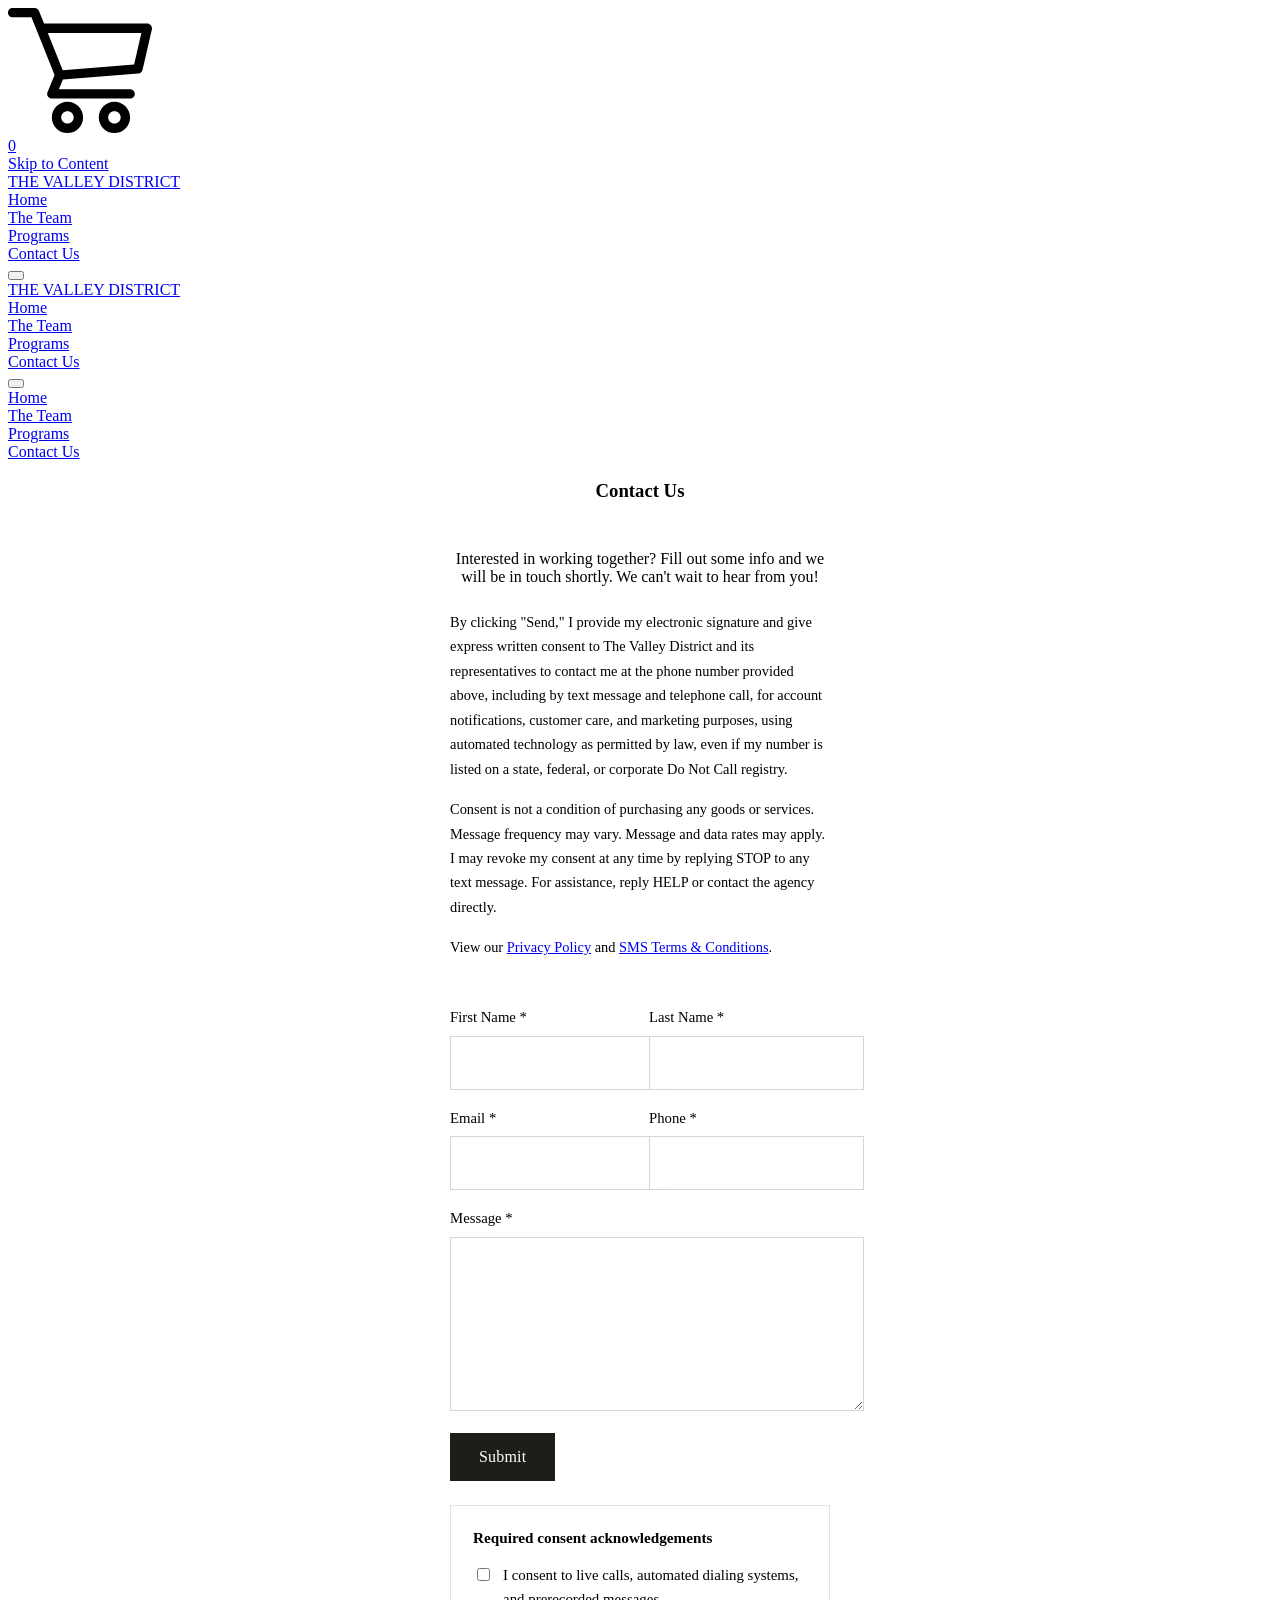
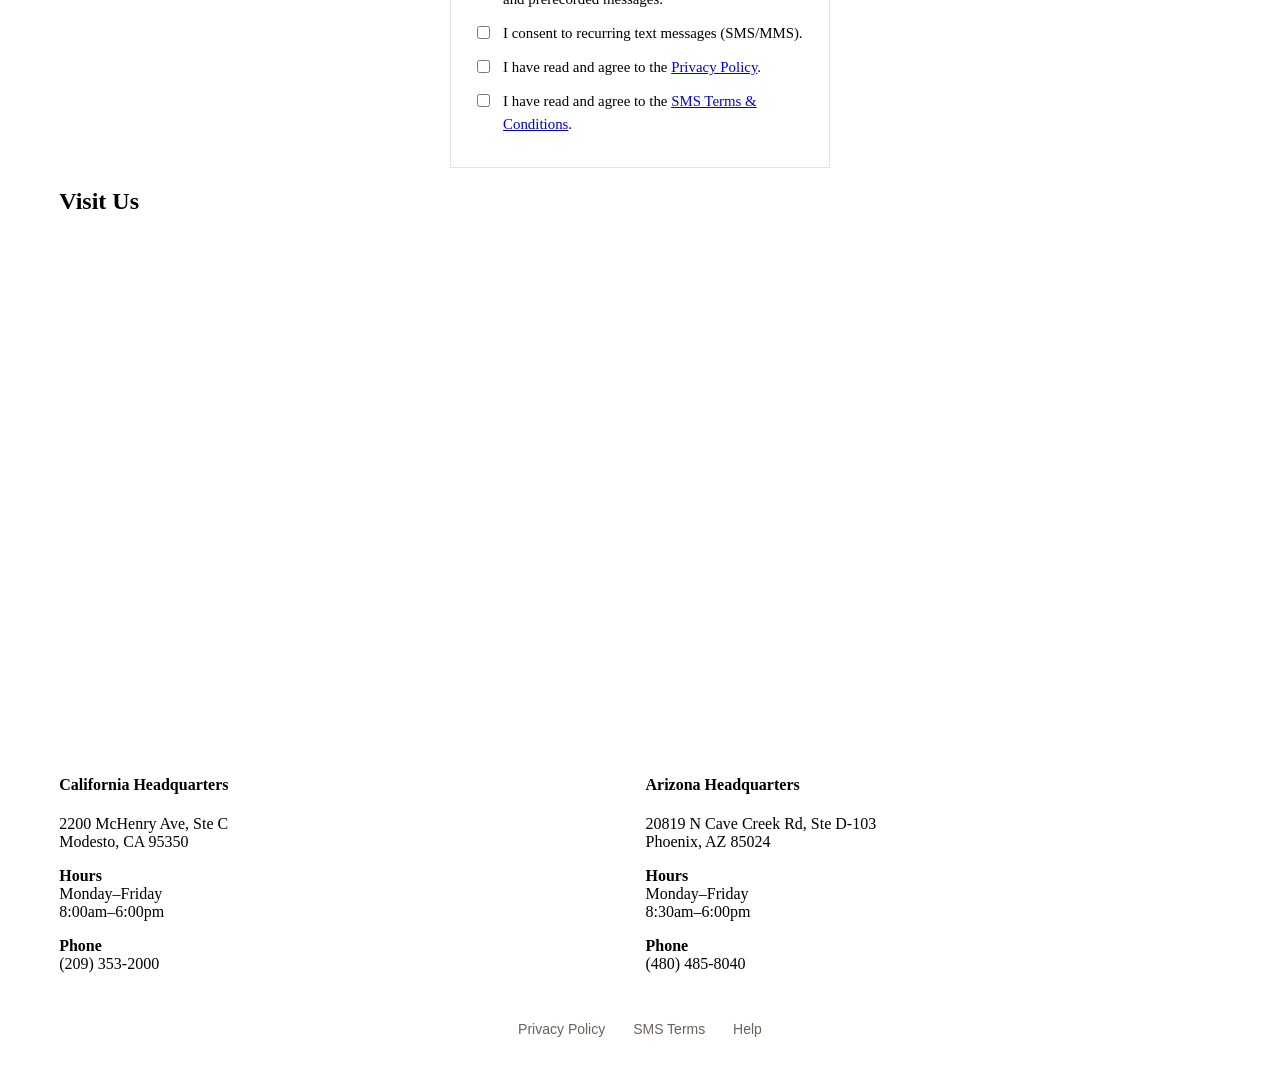
<file: contact_index.html>
<!doctype html>
<html xmlns:og="http://opengraphprotocol.org/schema/" xmlns:fb="http://www.facebook.com/2008/fbml" lang="en-US"  >
  <head>
    <meta http-equiv="X-UA-Compatible" content="IE=edge,chrome=1">
    <meta name="viewport" content="width=device-width, initial-scale=1">
    <!-- This is Squarespace. --><!-- tetra-leopard-endb -->
<base href="">
<meta charset="utf-8" />
<title>Contact Us | Get in Touch - Connect Today &mdash; THE VALLEY DISTRICT</title>
<meta http-equiv="Accept-CH" content="Sec-CH-UA-Platform-Version, Sec-CH-UA-Model" /><link rel="icon" type="image/x-icon" href="https://assets.squarespace.com/universal/default-favicon.ico"/>
<link rel="canonical" href="https://www.thevalleydistrict.com/contact"/>
<meta property="og:site_name" content="THE VALLEY DISTRICT"/>
<meta property="og:title" content="Contact Us | Get in Touch - Connect Today &mdash; THE VALLEY DISTRICT"/>
<meta property="og:url" content="https://www.thevalleydistrict.com/contact"/>
<meta property="og:type" content="website"/>
<meta property="og:description" content="Contact The Valley District team for inquiries or collaboration. Visit our California or Arizona offices or call us during business hours."/>
<meta itemprop="name" content="Contact Us &#124; Get in Touch - Connect Today — THE VALLEY DISTRICT"/>
<meta itemprop="url" content="https://www.thevalleydistrict.com/contact"/>
<meta itemprop="description" content="Contact The Valley District team for inquiries or collaboration. Visit our California or Arizona offices or call us during business hours."/>
<meta name="twitter:title" content="Contact Us &#124; Get in Touch - Connect Today — THE VALLEY DISTRICT"/>
<meta name="twitter:url" content="https://www.thevalleydistrict.com/contact"/>
<meta name="twitter:card" content="summary"/>
<meta name="twitter:description" content="Contact The Valley District team for inquiries or collaboration. Visit our California or Arizona offices or call us during business hours."/>
<meta name="description" content="Contact The Valley District team for inquiries or collaboration. Visit our California or Arizona offices or call us during business hours." />
<link rel="preconnect" href="https://images.squarespace-cdn.com">
<link rel="preconnect" href="https://file.squarespace-cdn.com" crossorigin>
<style>
/* math */
@font-face {
  font-family: 'Roboto';
  font-style: normal;
  font-weight: 400;
  font-display: swap;
  src: url('https://file.squarespace-cdn.com/content/v2/namespaces/fonts/libraries/sqsp/assets/8a9618fb-2f5c-401e-903f-4f3e76d46ee3/math.woff2') format('woff2');
  unicode-range: U+0302-0303, U+0305, U+0307-0308, U+0310, U+0312, U+0315, U+031A, U+0326-0327, U+032C, U+032F-0330, U+0332-0333, U+0338, U+033A, U+0346, U+034D, U+0391-03A1, U+03A3-03A9, U+03B1-03C9, U+03D1, U+03D5-03D6, U+03F0-03F1, U+03F4-03F5, U+2016-2017, U+2034-2038, U+203C, U+2040, U+2043, U+2047, U+2050, U+2057, U+205F, U+2070-2071, U+2074-208E, U+2090-209C, U+20D0-20DC, U+20E1, U+20E5-20EF, U+2100-2112, U+2114-2115, U+2117-2121, U+2123-214F, U+2190, U+2192, U+2194-21AE, U+21B0-21E5, U+21F1-21F2, U+21F4-2211, U+2213-2214, U+2216-22FF, U+2308-230B, U+2310, U+2319, U+231C-2321, U+2336-237A, U+237C, U+2395, U+239B-23B7, U+23D0, U+23DC-23E1, U+2474-2475, U+25AF, U+25B3, U+25B7, U+25BD, U+25C1, U+25CA, U+25CC, U+25FB, U+266D-266F, U+27C0-27FF, U+2900-2AFF, U+2B0E-2B11, U+2B30-2B4C, U+2BFE, U+3030, U+FF5B, U+FF5D, U+1D400-1D7FF, U+1EE00-1EEFF;
}
/* greek-ext */
@font-face {
  font-family: 'Roboto';
  font-style: normal;
  font-weight: 400;
  font-display: swap;
  src: url('https://file.squarespace-cdn.com/content/v2/namespaces/fonts/libraries/sqsp/assets/e7721029-9c93-41a2-9c65-a50bc7ee984c/greek-ext.woff2') format('woff2');
  unicode-range: U+1F00-1FFF;
}
/* latin */
@font-face {
  font-family: 'Roboto';
  font-style: normal;
  font-weight: 400;
  font-display: swap;
  src: url('https://file.squarespace-cdn.com/content/v2/namespaces/fonts/libraries/sqsp/assets/74534a3f-2c12-4fac-b36b-7d5fffdca709/latin.woff2') format('woff2');
  unicode-range: U+0000-00FF, U+0131, U+0152-0153, U+02BB-02BC, U+02C6, U+02DA, U+02DC, U+0304, U+0308, U+0329, U+2000-206F, U+20AC, U+2122, U+2191, U+2193, U+2212, U+2215, U+FEFF, U+FFFD;
}
/* greek */
@font-face {
  font-family: 'Roboto';
  font-style: normal;
  font-weight: 400;
  font-display: swap;
  src: url('https://file.squarespace-cdn.com/content/v2/namespaces/fonts/libraries/sqsp/assets/8c396c29-f890-459f-b884-db4d54948998/greek.woff2') format('woff2');
  unicode-range: U+0370-0377, U+037A-037F, U+0384-038A, U+038C, U+038E-03A1, U+03A3-03FF;
}
/* latin-ext */
@font-face {
  font-family: 'Roboto';
  font-style: normal;
  font-weight: 400;
  font-display: swap;
  src: url('https://file.squarespace-cdn.com/content/v2/namespaces/fonts/libraries/sqsp/assets/b6a444ac-6c80-4487-a860-e33cd6d5cf98/latin-ext.woff2') format('woff2');
  unicode-range: U+0100-02BA, U+02BD-02C5, U+02C7-02CC, U+02CE-02D7, U+02DD-02FF, U+0304, U+0308, U+0329, U+1D00-1DBF, U+1E00-1E9F, U+1EF2-1EFF, U+2020, U+20A0-20AB, U+20AD-20C0, U+2113, U+2C60-2C7F, U+A720-A7FF;
}
/* vietnamese */
@font-face {
  font-family: 'Roboto';
  font-style: normal;
  font-weight: 400;
  font-display: swap;
  src: url('https://file.squarespace-cdn.com/content/v2/namespaces/fonts/libraries/sqsp/assets/8123d4cd-3a2a-4166-b38e-b779581b81d3/vietnamese.woff2') format('woff2');
  unicode-range: U+0102-0103, U+0110-0111, U+0128-0129, U+0168-0169, U+01A0-01A1, U+01AF-01B0, U+0300-0301, U+0303-0304, U+0308-0309, U+0323, U+0329, U+1EA0-1EF9, U+20AB;
}
/* cyrillic */
@font-face {
  font-family: 'Roboto';
  font-style: normal;
  font-weight: 400;
  font-display: swap;
  src: url('https://file.squarespace-cdn.com/content/v2/namespaces/fonts/libraries/sqsp/assets/12708170-a296-4d2c-a4f4-3dd81b4d8208/cyrillic.woff2') format('woff2');
  unicode-range: U+0301, U+0400-045F, U+0490-0491, U+04B0-04B1, U+2116;
}
/* symbols */
@font-face {
  font-family: 'Roboto';
  font-style: normal;
  font-weight: 400;
  font-display: swap;
  src: url('https://file.squarespace-cdn.com/content/v2/namespaces/fonts/libraries/sqsp/assets/0875af1a-79ef-4b4e-9f6c-f03b4dff8766/symbols.woff2') format('woff2');
  unicode-range: U+0001-000C, U+000E-001F, U+007F-009F, U+20DD-20E0, U+20E2-20E4, U+2150-218F, U+2190, U+2192, U+2194-2199, U+21AF, U+21E6-21F0, U+21F3, U+2218-2219, U+2299, U+22C4-22C6, U+2300-243F, U+2440-244A, U+2460-24FF, U+25A0-27BF, U+2800-28FF, U+2921-2922, U+2981, U+29BF, U+29EB, U+2B00-2BFF, U+4DC0-4DFF, U+FFF9-FFFB, U+10140-1018E, U+10190-1019C, U+101A0, U+101D0-101FD, U+102E0-102FB, U+10E60-10E7E, U+1D2C0-1D2D3, U+1D2E0-1D37F, U+1F000-1F0FF, U+1F100-1F1AD, U+1F1E6-1F1FF, U+1F30D-1F30F, U+1F315, U+1F31C, U+1F31E, U+1F320-1F32C, U+1F336, U+1F378, U+1F37D, U+1F382, U+1F393-1F39F, U+1F3A7-1F3A8, U+1F3AC-1F3AF, U+1F3C2, U+1F3C4-1F3C6, U+1F3CA-1F3CE, U+1F3D4-1F3E0, U+1F3ED, U+1F3F1-1F3F3, U+1F3F5-1F3F7, U+1F408, U+1F415, U+1F41F, U+1F426, U+1F43F, U+1F441-1F442, U+1F444, U+1F446-1F449, U+1F44C-1F44E, U+1F453, U+1F46A, U+1F47D, U+1F4A3, U+1F4B0, U+1F4B3, U+1F4B9, U+1F4BB, U+1F4BF, U+1F4C8-1F4CB, U+1F4D6, U+1F4DA, U+1F4DF, U+1F4E3-1F4E6, U+1F4EA-1F4ED, U+1F4F7, U+1F4F9-1F4FB, U+1F4FD-1F4FE, U+1F503, U+1F507-1F50B, U+1F50D, U+1F512-1F513, U+1F53E-1F54A, U+1F54F-1F5FA, U+1F610, U+1F650-1F67F, U+1F687, U+1F68D, U+1F691, U+1F694, U+1F698, U+1F6AD, U+1F6B2, U+1F6B9-1F6BA, U+1F6BC, U+1F6C6-1F6CF, U+1F6D3-1F6D7, U+1F6E0-1F6EA, U+1F6F0-1F6F3, U+1F6F7-1F6FC, U+1F700-1F7FF, U+1F800-1F80B, U+1F810-1F847, U+1F850-1F859, U+1F860-1F887, U+1F890-1F8AD, U+1F8B0-1F8BB, U+1F8C0-1F8C1, U+1F900-1F90B, U+1F93B, U+1F946, U+1F984, U+1F996, U+1F9E9, U+1FA00-1FA6F, U+1FA70-1FA7C, U+1FA80-1FA89, U+1FA8F-1FAC6, U+1FACE-1FADC, U+1FADF-1FAE9, U+1FAF0-1FAF8, U+1FB00-1FBFF;
}
/* cyrillic-ext */
@font-face {
  font-family: 'Roboto';
  font-style: normal;
  font-weight: 400;
  font-display: swap;
  src: url('https://file.squarespace-cdn.com/content/v2/namespaces/fonts/libraries/sqsp/assets/417a6222-09a6-4e22-9cbf-b14450e5089a/cyrillic-ext.woff2') format('woff2');
  unicode-range: U+0460-052F, U+1C80-1C8A, U+20B4, U+2DE0-2DFF, U+A640-A69F, U+FE2E-FE2F;
}
/* symbols */
@font-face {
  font-family: 'Roboto';
  font-style: italic;
  font-weight: 400;
  font-display: swap;
  src: url('https://file.squarespace-cdn.com/content/v2/namespaces/fonts/libraries/sqsp/assets/eaedd48f-746c-4c2e-b2db-d48b6c870667/symbols.woff2') format('woff2');
  unicode-range: U+0001-000C, U+000E-001F, U+007F-009F, U+20DD-20E0, U+20E2-20E4, U+2150-218F, U+2190, U+2192, U+2194-2199, U+21AF, U+21E6-21F0, U+21F3, U+2218-2219, U+2299, U+22C4-22C6, U+2300-243F, U+2440-244A, U+2460-24FF, U+25A0-27BF, U+2800-28FF, U+2921-2922, U+2981, U+29BF, U+29EB, U+2B00-2BFF, U+4DC0-4DFF, U+FFF9-FFFB, U+10140-1018E, U+10190-1019C, U+101A0, U+101D0-101FD, U+102E0-102FB, U+10E60-10E7E, U+1D2C0-1D2D3, U+1D2E0-1D37F, U+1F000-1F0FF, U+1F100-1F1AD, U+1F1E6-1F1FF, U+1F30D-1F30F, U+1F315, U+1F31C, U+1F31E, U+1F320-1F32C, U+1F336, U+1F378, U+1F37D, U+1F382, U+1F393-1F39F, U+1F3A7-1F3A8, U+1F3AC-1F3AF, U+1F3C2, U+1F3C4-1F3C6, U+1F3CA-1F3CE, U+1F3D4-1F3E0, U+1F3ED, U+1F3F1-1F3F3, U+1F3F5-1F3F7, U+1F408, U+1F415, U+1F41F, U+1F426, U+1F43F, U+1F441-1F442, U+1F444, U+1F446-1F449, U+1F44C-1F44E, U+1F453, U+1F46A, U+1F47D, U+1F4A3, U+1F4B0, U+1F4B3, U+1F4B9, U+1F4BB, U+1F4BF, U+1F4C8-1F4CB, U+1F4D6, U+1F4DA, U+1F4DF, U+1F4E3-1F4E6, U+1F4EA-1F4ED, U+1F4F7, U+1F4F9-1F4FB, U+1F4FD-1F4FE, U+1F503, U+1F507-1F50B, U+1F50D, U+1F512-1F513, U+1F53E-1F54A, U+1F54F-1F5FA, U+1F610, U+1F650-1F67F, U+1F687, U+1F68D, U+1F691, U+1F694, U+1F698, U+1F6AD, U+1F6B2, U+1F6B9-1F6BA, U+1F6BC, U+1F6C6-1F6CF, U+1F6D3-1F6D7, U+1F6E0-1F6EA, U+1F6F0-1F6F3, U+1F6F7-1F6FC, U+1F700-1F7FF, U+1F800-1F80B, U+1F810-1F847, U+1F850-1F859, U+1F860-1F887, U+1F890-1F8AD, U+1F8B0-1F8BB, U+1F8C0-1F8C1, U+1F900-1F90B, U+1F93B, U+1F946, U+1F984, U+1F996, U+1F9E9, U+1FA00-1FA6F, U+1FA70-1FA7C, U+1FA80-1FA89, U+1FA8F-1FAC6, U+1FACE-1FADC, U+1FADF-1FAE9, U+1FAF0-1FAF8, U+1FB00-1FBFF;
}
/* vietnamese */
@font-face {
  font-family: 'Roboto';
  font-style: italic;
  font-weight: 400;
  font-display: swap;
  src: url('https://file.squarespace-cdn.com/content/v2/namespaces/fonts/libraries/sqsp/assets/bc3b5741-31aa-4a38-86bb-c92ccd55e4d6/vietnamese.woff2') format('woff2');
  unicode-range: U+0102-0103, U+0110-0111, U+0128-0129, U+0168-0169, U+01A0-01A1, U+01AF-01B0, U+0300-0301, U+0303-0304, U+0308-0309, U+0323, U+0329, U+1EA0-1EF9, U+20AB;
}
/* latin */
@font-face {
  font-family: 'Roboto';
  font-style: italic;
  font-weight: 400;
  font-display: swap;
  src: url('https://file.squarespace-cdn.com/content/v2/namespaces/fonts/libraries/sqsp/assets/d9f07c49-3a67-44d8-a6b9-96c939bbf95c/latin.woff2') format('woff2');
  unicode-range: U+0000-00FF, U+0131, U+0152-0153, U+02BB-02BC, U+02C6, U+02DA, U+02DC, U+0304, U+0308, U+0329, U+2000-206F, U+20AC, U+2122, U+2191, U+2193, U+2212, U+2215, U+FEFF, U+FFFD;
}
/* latin-ext */
@font-face {
  font-family: 'Roboto';
  font-style: italic;
  font-weight: 400;
  font-display: swap;
  src: url('https://file.squarespace-cdn.com/content/v2/namespaces/fonts/libraries/sqsp/assets/946703fa-9be2-4b1e-af83-b4884329a920/latin-ext.woff2') format('woff2');
  unicode-range: U+0100-02BA, U+02BD-02C5, U+02C7-02CC, U+02CE-02D7, U+02DD-02FF, U+0304, U+0308, U+0329, U+1D00-1DBF, U+1E00-1E9F, U+1EF2-1EFF, U+2020, U+20A0-20AB, U+20AD-20C0, U+2113, U+2C60-2C7F, U+A720-A7FF;
}
/* greek-ext */
@font-face {
  font-family: 'Roboto';
  font-style: italic;
  font-weight: 400;
  font-display: swap;
  src: url('https://file.squarespace-cdn.com/content/v2/namespaces/fonts/libraries/sqsp/assets/c3c3c3f9-2206-4e91-b50a-9cc40ee6254b/greek-ext.woff2') format('woff2');
  unicode-range: U+1F00-1FFF;
}
/* greek */
@font-face {
  font-family: 'Roboto';
  font-style: italic;
  font-weight: 400;
  font-display: swap;
  src: url('https://file.squarespace-cdn.com/content/v2/namespaces/fonts/libraries/sqsp/assets/9b6e9e40-9d0c-4530-abe2-1470b4e15e8e/greek.woff2') format('woff2');
  unicode-range: U+0370-0377, U+037A-037F, U+0384-038A, U+038C, U+038E-03A1, U+03A3-03FF;
}
/* cyrillic */
@font-face {
  font-family: 'Roboto';
  font-style: italic;
  font-weight: 400;
  font-display: swap;
  src: url('https://file.squarespace-cdn.com/content/v2/namespaces/fonts/libraries/sqsp/assets/48bc963e-491b-4fe6-8d9b-4df80d499f69/cyrillic.woff2') format('woff2');
  unicode-range: U+0301, U+0400-045F, U+0490-0491, U+04B0-04B1, U+2116;
}
/* math */
@font-face {
  font-family: 'Roboto';
  font-style: italic;
  font-weight: 400;
  font-display: swap;
  src: url('https://file.squarespace-cdn.com/content/v2/namespaces/fonts/libraries/sqsp/assets/e7379238-9010-4b86-b5f4-4d9e069f10f6/math.woff2') format('woff2');
  unicode-range: U+0302-0303, U+0305, U+0307-0308, U+0310, U+0312, U+0315, U+031A, U+0326-0327, U+032C, U+032F-0330, U+0332-0333, U+0338, U+033A, U+0346, U+034D, U+0391-03A1, U+03A3-03A9, U+03B1-03C9, U+03D1, U+03D5-03D6, U+03F0-03F1, U+03F4-03F5, U+2016-2017, U+2034-2038, U+203C, U+2040, U+2043, U+2047, U+2050, U+2057, U+205F, U+2070-2071, U+2074-208E, U+2090-209C, U+20D0-20DC, U+20E1, U+20E5-20EF, U+2100-2112, U+2114-2115, U+2117-2121, U+2123-214F, U+2190, U+2192, U+2194-21AE, U+21B0-21E5, U+21F1-21F2, U+21F4-2211, U+2213-2214, U+2216-22FF, U+2308-230B, U+2310, U+2319, U+231C-2321, U+2336-237A, U+237C, U+2395, U+239B-23B7, U+23D0, U+23DC-23E1, U+2474-2475, U+25AF, U+25B3, U+25B7, U+25BD, U+25C1, U+25CA, U+25CC, U+25FB, U+266D-266F, U+27C0-27FF, U+2900-2AFF, U+2B0E-2B11, U+2B30-2B4C, U+2BFE, U+3030, U+FF5B, U+FF5D, U+1D400-1D7FF, U+1EE00-1EEFF;
}
/* cyrillic-ext */
@font-face {
  font-family: 'Roboto';
  font-style: italic;
  font-weight: 400;
  font-display: swap;
  src: url('https://file.squarespace-cdn.com/content/v2/namespaces/fonts/libraries/sqsp/assets/8b697f0b-bab1-4da8-92df-b7b8eb07fc1c/cyrillic-ext.woff2') format('woff2');
  unicode-range: U+0460-052F, U+1C80-1C8A, U+20B4, U+2DE0-2DFF, U+A640-A69F, U+FE2E-FE2F;
}
/* vietnamese */
@font-face {
  font-family: 'Roboto';
  font-style: italic;
  font-weight: 700;
  font-display: swap;
  src: url('https://file.squarespace-cdn.com/content/v2/namespaces/fonts/libraries/sqsp/assets/32124223-3d78-430f-818e-06aa11c55489/vietnamese.woff2') format('woff2');
  unicode-range: U+0102-0103, U+0110-0111, U+0128-0129, U+0168-0169, U+01A0-01A1, U+01AF-01B0, U+0300-0301, U+0303-0304, U+0308-0309, U+0323, U+0329, U+1EA0-1EF9, U+20AB;
}
/* math */
@font-face {
  font-family: 'Roboto';
  font-style: italic;
  font-weight: 700;
  font-display: swap;
  src: url('https://file.squarespace-cdn.com/content/v2/namespaces/fonts/libraries/sqsp/assets/8f957e17-9000-4298-8062-b8dabbbc923e/math.woff2') format('woff2');
  unicode-range: U+0302-0303, U+0305, U+0307-0308, U+0310, U+0312, U+0315, U+031A, U+0326-0327, U+032C, U+032F-0330, U+0332-0333, U+0338, U+033A, U+0346, U+034D, U+0391-03A1, U+03A3-03A9, U+03B1-03C9, U+03D1, U+03D5-03D6, U+03F0-03F1, U+03F4-03F5, U+2016-2017, U+2034-2038, U+203C, U+2040, U+2043, U+2047, U+2050, U+2057, U+205F, U+2070-2071, U+2074-208E, U+2090-209C, U+20D0-20DC, U+20E1, U+20E5-20EF, U+2100-2112, U+2114-2115, U+2117-2121, U+2123-214F, U+2190, U+2192, U+2194-21AE, U+21B0-21E5, U+21F1-21F2, U+21F4-2211, U+2213-2214, U+2216-22FF, U+2308-230B, U+2310, U+2319, U+231C-2321, U+2336-237A, U+237C, U+2395, U+239B-23B7, U+23D0, U+23DC-23E1, U+2474-2475, U+25AF, U+25B3, U+25B7, U+25BD, U+25C1, U+25CA, U+25CC, U+25FB, U+266D-266F, U+27C0-27FF, U+2900-2AFF, U+2B0E-2B11, U+2B30-2B4C, U+2BFE, U+3030, U+FF5B, U+FF5D, U+1D400-1D7FF, U+1EE00-1EEFF;
}
/* greek-ext */
@font-face {
  font-family: 'Roboto';
  font-style: italic;
  font-weight: 700;
  font-display: swap;
  src: url('https://file.squarespace-cdn.com/content/v2/namespaces/fonts/libraries/sqsp/assets/720d34a4-67e3-4587-9908-bd17ceb60725/greek-ext.woff2') format('woff2');
  unicode-range: U+1F00-1FFF;
}
/* symbols */
@font-face {
  font-family: 'Roboto';
  font-style: italic;
  font-weight: 700;
  font-display: swap;
  src: url('https://file.squarespace-cdn.com/content/v2/namespaces/fonts/libraries/sqsp/assets/19fac8d0-dc79-4015-8656-768da50a2a13/symbols.woff2') format('woff2');
  unicode-range: U+0001-000C, U+000E-001F, U+007F-009F, U+20DD-20E0, U+20E2-20E4, U+2150-218F, U+2190, U+2192, U+2194-2199, U+21AF, U+21E6-21F0, U+21F3, U+2218-2219, U+2299, U+22C4-22C6, U+2300-243F, U+2440-244A, U+2460-24FF, U+25A0-27BF, U+2800-28FF, U+2921-2922, U+2981, U+29BF, U+29EB, U+2B00-2BFF, U+4DC0-4DFF, U+FFF9-FFFB, U+10140-1018E, U+10190-1019C, U+101A0, U+101D0-101FD, U+102E0-102FB, U+10E60-10E7E, U+1D2C0-1D2D3, U+1D2E0-1D37F, U+1F000-1F0FF, U+1F100-1F1AD, U+1F1E6-1F1FF, U+1F30D-1F30F, U+1F315, U+1F31C, U+1F31E, U+1F320-1F32C, U+1F336, U+1F378, U+1F37D, U+1F382, U+1F393-1F39F, U+1F3A7-1F3A8, U+1F3AC-1F3AF, U+1F3C2, U+1F3C4-1F3C6, U+1F3CA-1F3CE, U+1F3D4-1F3E0, U+1F3ED, U+1F3F1-1F3F3, U+1F3F5-1F3F7, U+1F408, U+1F415, U+1F41F, U+1F426, U+1F43F, U+1F441-1F442, U+1F444, U+1F446-1F449, U+1F44C-1F44E, U+1F453, U+1F46A, U+1F47D, U+1F4A3, U+1F4B0, U+1F4B3, U+1F4B9, U+1F4BB, U+1F4BF, U+1F4C8-1F4CB, U+1F4D6, U+1F4DA, U+1F4DF, U+1F4E3-1F4E6, U+1F4EA-1F4ED, U+1F4F7, U+1F4F9-1F4FB, U+1F4FD-1F4FE, U+1F503, U+1F507-1F50B, U+1F50D, U+1F512-1F513, U+1F53E-1F54A, U+1F54F-1F5FA, U+1F610, U+1F650-1F67F, U+1F687, U+1F68D, U+1F691, U+1F694, U+1F698, U+1F6AD, U+1F6B2, U+1F6B9-1F6BA, U+1F6BC, U+1F6C6-1F6CF, U+1F6D3-1F6D7, U+1F6E0-1F6EA, U+1F6F0-1F6F3, U+1F6F7-1F6FC, U+1F700-1F7FF, U+1F800-1F80B, U+1F810-1F847, U+1F850-1F859, U+1F860-1F887, U+1F890-1F8AD, U+1F8B0-1F8BB, U+1F8C0-1F8C1, U+1F900-1F90B, U+1F93B, U+1F946, U+1F984, U+1F996, U+1F9E9, U+1FA00-1FA6F, U+1FA70-1FA7C, U+1FA80-1FA89, U+1FA8F-1FAC6, U+1FACE-1FADC, U+1FADF-1FAE9, U+1FAF0-1FAF8, U+1FB00-1FBFF;
}
/* greek */
@font-face {
  font-family: 'Roboto';
  font-style: italic;
  font-weight: 700;
  font-display: swap;
  src: url('https://file.squarespace-cdn.com/content/v2/namespaces/fonts/libraries/sqsp/assets/3a02bd10-119c-4f30-873d-73eab06f8462/greek.woff2') format('woff2');
  unicode-range: U+0370-0377, U+037A-037F, U+0384-038A, U+038C, U+038E-03A1, U+03A3-03FF;
}
/* cyrillic-ext */
@font-face {
  font-family: 'Roboto';
  font-style: italic;
  font-weight: 700;
  font-display: swap;
  src: url('https://file.squarespace-cdn.com/content/v2/namespaces/fonts/libraries/sqsp/assets/be933463-a4a6-4509-b5fb-f31eda8fbdef/cyrillic-ext.woff2') format('woff2');
  unicode-range: U+0460-052F, U+1C80-1C8A, U+20B4, U+2DE0-2DFF, U+A640-A69F, U+FE2E-FE2F;
}
/* latin */
@font-face {
  font-family: 'Roboto';
  font-style: italic;
  font-weight: 700;
  font-display: swap;
  src: url('https://file.squarespace-cdn.com/content/v2/namespaces/fonts/libraries/sqsp/assets/7eb1420a-ddb6-4804-ae07-1af5dfc2a7f5/latin.woff2') format('woff2');
  unicode-range: U+0000-00FF, U+0131, U+0152-0153, U+02BB-02BC, U+02C6, U+02DA, U+02DC, U+0304, U+0308, U+0329, U+2000-206F, U+20AC, U+2122, U+2191, U+2193, U+2212, U+2215, U+FEFF, U+FFFD;
}
/* latin-ext */
@font-face {
  font-family: 'Roboto';
  font-style: italic;
  font-weight: 700;
  font-display: swap;
  src: url('https://file.squarespace-cdn.com/content/v2/namespaces/fonts/libraries/sqsp/assets/a1817c48-4c90-4bc9-9077-0161466f6da9/latin-ext.woff2') format('woff2');
  unicode-range: U+0100-02BA, U+02BD-02C5, U+02C7-02CC, U+02CE-02D7, U+02DD-02FF, U+0304, U+0308, U+0329, U+1D00-1DBF, U+1E00-1E9F, U+1EF2-1EFF, U+2020, U+20A0-20AB, U+20AD-20C0, U+2113, U+2C60-2C7F, U+A720-A7FF;
}
/* cyrillic */
@font-face {
  font-family: 'Roboto';
  font-style: italic;
  font-weight: 700;
  font-display: swap;
  src: url('https://file.squarespace-cdn.com/content/v2/namespaces/fonts/libraries/sqsp/assets/b293b402-20dd-4f3e-85ca-99c8ea17fff2/cyrillic.woff2') format('woff2');
  unicode-range: U+0301, U+0400-045F, U+0490-0491, U+04B0-04B1, U+2116;
}
/* symbols */
@font-face {
  font-family: 'Roboto';
  font-style: normal;
  font-weight: 700;
  font-display: swap;
  src: url('https://file.squarespace-cdn.com/content/v2/namespaces/fonts/libraries/sqsp/assets/9923be8d-a99f-49a2-b2fd-bae522842ba5/symbols.woff2') format('woff2');
  unicode-range: U+0001-000C, U+000E-001F, U+007F-009F, U+20DD-20E0, U+20E2-20E4, U+2150-218F, U+2190, U+2192, U+2194-2199, U+21AF, U+21E6-21F0, U+21F3, U+2218-2219, U+2299, U+22C4-22C6, U+2300-243F, U+2440-244A, U+2460-24FF, U+25A0-27BF, U+2800-28FF, U+2921-2922, U+2981, U+29BF, U+29EB, U+2B00-2BFF, U+4DC0-4DFF, U+FFF9-FFFB, U+10140-1018E, U+10190-1019C, U+101A0, U+101D0-101FD, U+102E0-102FB, U+10E60-10E7E, U+1D2C0-1D2D3, U+1D2E0-1D37F, U+1F000-1F0FF, U+1F100-1F1AD, U+1F1E6-1F1FF, U+1F30D-1F30F, U+1F315, U+1F31C, U+1F31E, U+1F320-1F32C, U+1F336, U+1F378, U+1F37D, U+1F382, U+1F393-1F39F, U+1F3A7-1F3A8, U+1F3AC-1F3AF, U+1F3C2, U+1F3C4-1F3C6, U+1F3CA-1F3CE, U+1F3D4-1F3E0, U+1F3ED, U+1F3F1-1F3F3, U+1F3F5-1F3F7, U+1F408, U+1F415, U+1F41F, U+1F426, U+1F43F, U+1F441-1F442, U+1F444, U+1F446-1F449, U+1F44C-1F44E, U+1F453, U+1F46A, U+1F47D, U+1F4A3, U+1F4B0, U+1F4B3, U+1F4B9, U+1F4BB, U+1F4BF, U+1F4C8-1F4CB, U+1F4D6, U+1F4DA, U+1F4DF, U+1F4E3-1F4E6, U+1F4EA-1F4ED, U+1F4F7, U+1F4F9-1F4FB, U+1F4FD-1F4FE, U+1F503, U+1F507-1F50B, U+1F50D, U+1F512-1F513, U+1F53E-1F54A, U+1F54F-1F5FA, U+1F610, U+1F650-1F67F, U+1F687, U+1F68D, U+1F691, U+1F694, U+1F698, U+1F6AD, U+1F6B2, U+1F6B9-1F6BA, U+1F6BC, U+1F6C6-1F6CF, U+1F6D3-1F6D7, U+1F6E0-1F6EA, U+1F6F0-1F6F3, U+1F6F7-1F6FC, U+1F700-1F7FF, U+1F800-1F80B, U+1F810-1F847, U+1F850-1F859, U+1F860-1F887, U+1F890-1F8AD, U+1F8B0-1F8BB, U+1F8C0-1F8C1, U+1F900-1F90B, U+1F93B, U+1F946, U+1F984, U+1F996, U+1F9E9, U+1FA00-1FA6F, U+1FA70-1FA7C, U+1FA80-1FA89, U+1FA8F-1FAC6, U+1FACE-1FADC, U+1FADF-1FAE9, U+1FAF0-1FAF8, U+1FB00-1FBFF;
}
/* cyrillic-ext */
@font-face {
  font-family: 'Roboto';
  font-style: normal;
  font-weight: 700;
  font-display: swap;
  src: url('https://file.squarespace-cdn.com/content/v2/namespaces/fonts/libraries/sqsp/assets/6a29584f-d3e3-4df6-aa10-438bbe84154c/cyrillic-ext.woff2') format('woff2');
  unicode-range: U+0460-052F, U+1C80-1C8A, U+20B4, U+2DE0-2DFF, U+A640-A69F, U+FE2E-FE2F;
}
/* vietnamese */
@font-face {
  font-family: 'Roboto';
  font-style: normal;
  font-weight: 700;
  font-display: swap;
  src: url('https://file.squarespace-cdn.com/content/v2/namespaces/fonts/libraries/sqsp/assets/6d95ad77-e6be-4fca-a1d0-be405a16636e/vietnamese.woff2') format('woff2');
  unicode-range: U+0102-0103, U+0110-0111, U+0128-0129, U+0168-0169, U+01A0-01A1, U+01AF-01B0, U+0300-0301, U+0303-0304, U+0308-0309, U+0323, U+0329, U+1EA0-1EF9, U+20AB;
}
/* latin */
@font-face {
  font-family: 'Roboto';
  font-style: normal;
  font-weight: 700;
  font-display: swap;
  src: url('https://file.squarespace-cdn.com/content/v2/namespaces/fonts/libraries/sqsp/assets/c5eb5305-ba43-45a4-97e1-2fcb7b175375/latin.woff2') format('woff2');
  unicode-range: U+0000-00FF, U+0131, U+0152-0153, U+02BB-02BC, U+02C6, U+02DA, U+02DC, U+0304, U+0308, U+0329, U+2000-206F, U+20AC, U+2122, U+2191, U+2193, U+2212, U+2215, U+FEFF, U+FFFD;
}
/* cyrillic */
@font-face {
  font-family: 'Roboto';
  font-style: normal;
  font-weight: 700;
  font-display: swap;
  src: url('https://file.squarespace-cdn.com/content/v2/namespaces/fonts/libraries/sqsp/assets/dc9f925f-96f9-45dd-8ee0-5d18b8bff025/cyrillic.woff2') format('woff2');
  unicode-range: U+0301, U+0400-045F, U+0490-0491, U+04B0-04B1, U+2116;
}
/* latin-ext */
@font-face {
  font-family: 'Roboto';
  font-style: normal;
  font-weight: 700;
  font-display: swap;
  src: url('https://file.squarespace-cdn.com/content/v2/namespaces/fonts/libraries/sqsp/assets/0bf6b02d-72f7-4a4a-b433-cd007998fec7/latin-ext.woff2') format('woff2');
  unicode-range: U+0100-02BA, U+02BD-02C5, U+02C7-02CC, U+02CE-02D7, U+02DD-02FF, U+0304, U+0308, U+0329, U+1D00-1DBF, U+1E00-1E9F, U+1EF2-1EFF, U+2020, U+20A0-20AB, U+20AD-20C0, U+2113, U+2C60-2C7F, U+A720-A7FF;
}
/* math */
@font-face {
  font-family: 'Roboto';
  font-style: normal;
  font-weight: 700;
  font-display: swap;
  src: url('https://file.squarespace-cdn.com/content/v2/namespaces/fonts/libraries/sqsp/assets/a3bf04da-357d-4409-b9fd-f0ea12312937/math.woff2') format('woff2');
  unicode-range: U+0302-0303, U+0305, U+0307-0308, U+0310, U+0312, U+0315, U+031A, U+0326-0327, U+032C, U+032F-0330, U+0332-0333, U+0338, U+033A, U+0346, U+034D, U+0391-03A1, U+03A3-03A9, U+03B1-03C9, U+03D1, U+03D5-03D6, U+03F0-03F1, U+03F4-03F5, U+2016-2017, U+2034-2038, U+203C, U+2040, U+2043, U+2047, U+2050, U+2057, U+205F, U+2070-2071, U+2074-208E, U+2090-209C, U+20D0-20DC, U+20E1, U+20E5-20EF, U+2100-2112, U+2114-2115, U+2117-2121, U+2123-214F, U+2190, U+2192, U+2194-21AE, U+21B0-21E5, U+21F1-21F2, U+21F4-2211, U+2213-2214, U+2216-22FF, U+2308-230B, U+2310, U+2319, U+231C-2321, U+2336-237A, U+237C, U+2395, U+239B-23B7, U+23D0, U+23DC-23E1, U+2474-2475, U+25AF, U+25B3, U+25B7, U+25BD, U+25C1, U+25CA, U+25CC, U+25FB, U+266D-266F, U+27C0-27FF, U+2900-2AFF, U+2B0E-2B11, U+2B30-2B4C, U+2BFE, U+3030, U+FF5B, U+FF5D, U+1D400-1D7FF, U+1EE00-1EEFF;
}
/* greek */
@font-face {
  font-family: 'Roboto';
  font-style: normal;
  font-weight: 700;
  font-display: swap;
  src: url('https://file.squarespace-cdn.com/content/v2/namespaces/fonts/libraries/sqsp/assets/173c33cf-d1cb-443b-895a-813cec1f5ecd/greek.woff2') format('woff2');
  unicode-range: U+0370-0377, U+037A-037F, U+0384-038A, U+038C, U+038E-03A1, U+03A3-03FF;
}
/* greek-ext */
@font-face {
  font-family: 'Roboto';
  font-style: normal;
  font-weight: 700;
  font-display: swap;
  src: url('https://file.squarespace-cdn.com/content/v2/namespaces/fonts/libraries/sqsp/assets/598477ce-56af-4bab-bb7e-d9907ec93691/greek-ext.woff2') format('woff2');
  unicode-range: U+1F00-1FFF;
}
/* cyrillic */
@font-face {
  font-family: 'Roboto';
  font-style: normal;
  font-weight: 500;
  font-display: swap;
  src: url('https://file.squarespace-cdn.com/content/v2/namespaces/fonts/libraries/sqsp/assets/fad7ed37-0964-4ee5-b6b7-14b286a3828b/cyrillic.woff2') format('woff2');
  unicode-range: U+0301, U+0400-045F, U+0490-0491, U+04B0-04B1, U+2116;
}
/* symbols */
@font-face {
  font-family: 'Roboto';
  font-style: normal;
  font-weight: 500;
  font-display: swap;
  src: url('https://file.squarespace-cdn.com/content/v2/namespaces/fonts/libraries/sqsp/assets/e0092146-fb4f-45e2-a328-fbf71bfc1e8d/symbols.woff2') format('woff2');
  unicode-range: U+0001-000C, U+000E-001F, U+007F-009F, U+20DD-20E0, U+20E2-20E4, U+2150-218F, U+2190, U+2192, U+2194-2199, U+21AF, U+21E6-21F0, U+21F3, U+2218-2219, U+2299, U+22C4-22C6, U+2300-243F, U+2440-244A, U+2460-24FF, U+25A0-27BF, U+2800-28FF, U+2921-2922, U+2981, U+29BF, U+29EB, U+2B00-2BFF, U+4DC0-4DFF, U+FFF9-FFFB, U+10140-1018E, U+10190-1019C, U+101A0, U+101D0-101FD, U+102E0-102FB, U+10E60-10E7E, U+1D2C0-1D2D3, U+1D2E0-1D37F, U+1F000-1F0FF, U+1F100-1F1AD, U+1F1E6-1F1FF, U+1F30D-1F30F, U+1F315, U+1F31C, U+1F31E, U+1F320-1F32C, U+1F336, U+1F378, U+1F37D, U+1F382, U+1F393-1F39F, U+1F3A7-1F3A8, U+1F3AC-1F3AF, U+1F3C2, U+1F3C4-1F3C6, U+1F3CA-1F3CE, U+1F3D4-1F3E0, U+1F3ED, U+1F3F1-1F3F3, U+1F3F5-1F3F7, U+1F408, U+1F415, U+1F41F, U+1F426, U+1F43F, U+1F441-1F442, U+1F444, U+1F446-1F449, U+1F44C-1F44E, U+1F453, U+1F46A, U+1F47D, U+1F4A3, U+1F4B0, U+1F4B3, U+1F4B9, U+1F4BB, U+1F4BF, U+1F4C8-1F4CB, U+1F4D6, U+1F4DA, U+1F4DF, U+1F4E3-1F4E6, U+1F4EA-1F4ED, U+1F4F7, U+1F4F9-1F4FB, U+1F4FD-1F4FE, U+1F503, U+1F507-1F50B, U+1F50D, U+1F512-1F513, U+1F53E-1F54A, U+1F54F-1F5FA, U+1F610, U+1F650-1F67F, U+1F687, U+1F68D, U+1F691, U+1F694, U+1F698, U+1F6AD, U+1F6B2, U+1F6B9-1F6BA, U+1F6BC, U+1F6C6-1F6CF, U+1F6D3-1F6D7, U+1F6E0-1F6EA, U+1F6F0-1F6F3, U+1F6F7-1F6FC, U+1F700-1F7FF, U+1F800-1F80B, U+1F810-1F847, U+1F850-1F859, U+1F860-1F887, U+1F890-1F8AD, U+1F8B0-1F8BB, U+1F8C0-1F8C1, U+1F900-1F90B, U+1F93B, U+1F946, U+1F984, U+1F996, U+1F9E9, U+1FA00-1FA6F, U+1FA70-1FA7C, U+1FA80-1FA89, U+1FA8F-1FAC6, U+1FACE-1FADC, U+1FADF-1FAE9, U+1FAF0-1FAF8, U+1FB00-1FBFF;
}
/* vietnamese */
@font-face {
  font-family: 'Roboto';
  font-style: normal;
  font-weight: 500;
  font-display: swap;
  src: url('https://file.squarespace-cdn.com/content/v2/namespaces/fonts/libraries/sqsp/assets/56fce481-1cf3-4a34-b102-0b61183f3b4e/vietnamese.woff2') format('woff2');
  unicode-range: U+0102-0103, U+0110-0111, U+0128-0129, U+0168-0169, U+01A0-01A1, U+01AF-01B0, U+0300-0301, U+0303-0304, U+0308-0309, U+0323, U+0329, U+1EA0-1EF9, U+20AB;
}
/* math */
@font-face {
  font-family: 'Roboto';
  font-style: normal;
  font-weight: 500;
  font-display: swap;
  src: url('https://file.squarespace-cdn.com/content/v2/namespaces/fonts/libraries/sqsp/assets/fb416ef7-5714-4e63-b91c-d9f6d8f9afa0/math.woff2') format('woff2');
  unicode-range: U+0302-0303, U+0305, U+0307-0308, U+0310, U+0312, U+0315, U+031A, U+0326-0327, U+032C, U+032F-0330, U+0332-0333, U+0338, U+033A, U+0346, U+034D, U+0391-03A1, U+03A3-03A9, U+03B1-03C9, U+03D1, U+03D5-03D6, U+03F0-03F1, U+03F4-03F5, U+2016-2017, U+2034-2038, U+203C, U+2040, U+2043, U+2047, U+2050, U+2057, U+205F, U+2070-2071, U+2074-208E, U+2090-209C, U+20D0-20DC, U+20E1, U+20E5-20EF, U+2100-2112, U+2114-2115, U+2117-2121, U+2123-214F, U+2190, U+2192, U+2194-21AE, U+21B0-21E5, U+21F1-21F2, U+21F4-2211, U+2213-2214, U+2216-22FF, U+2308-230B, U+2310, U+2319, U+231C-2321, U+2336-237A, U+237C, U+2395, U+239B-23B7, U+23D0, U+23DC-23E1, U+2474-2475, U+25AF, U+25B3, U+25B7, U+25BD, U+25C1, U+25CA, U+25CC, U+25FB, U+266D-266F, U+27C0-27FF, U+2900-2AFF, U+2B0E-2B11, U+2B30-2B4C, U+2BFE, U+3030, U+FF5B, U+FF5D, U+1D400-1D7FF, U+1EE00-1EEFF;
}
/* greek-ext */
@font-face {
  font-family: 'Roboto';
  font-style: normal;
  font-weight: 500;
  font-display: swap;
  src: url('https://file.squarespace-cdn.com/content/v2/namespaces/fonts/libraries/sqsp/assets/72a07353-5b69-441d-af71-e3effebb7f1b/greek-ext.woff2') format('woff2');
  unicode-range: U+1F00-1FFF;
}
/* latin */
@font-face {
  font-family: 'Roboto';
  font-style: normal;
  font-weight: 500;
  font-display: swap;
  src: url('https://file.squarespace-cdn.com/content/v2/namespaces/fonts/libraries/sqsp/assets/49329ce9-f793-425f-af67-20bbe10ae35e/latin.woff2') format('woff2');
  unicode-range: U+0000-00FF, U+0131, U+0152-0153, U+02BB-02BC, U+02C6, U+02DA, U+02DC, U+0304, U+0308, U+0329, U+2000-206F, U+20AC, U+2122, U+2191, U+2193, U+2212, U+2215, U+FEFF, U+FFFD;
}
/* latin-ext */
@font-face {
  font-family: 'Roboto';
  font-style: normal;
  font-weight: 500;
  font-display: swap;
  src: url('https://file.squarespace-cdn.com/content/v2/namespaces/fonts/libraries/sqsp/assets/4aae9f5f-c8d9-4b2e-b72e-7d819d59f66b/latin-ext.woff2') format('woff2');
  unicode-range: U+0100-02BA, U+02BD-02C5, U+02C7-02CC, U+02CE-02D7, U+02DD-02FF, U+0304, U+0308, U+0329, U+1D00-1DBF, U+1E00-1E9F, U+1EF2-1EFF, U+2020, U+20A0-20AB, U+20AD-20C0, U+2113, U+2C60-2C7F, U+A720-A7FF;
}
/* cyrillic-ext */
@font-face {
  font-family: 'Roboto';
  font-style: normal;
  font-weight: 500;
  font-display: swap;
  src: url('https://file.squarespace-cdn.com/content/v2/namespaces/fonts/libraries/sqsp/assets/0e7ed652-a5f2-40d2-a066-7cb9a2b10e8b/cyrillic-ext.woff2') format('woff2');
  unicode-range: U+0460-052F, U+1C80-1C8A, U+20B4, U+2DE0-2DFF, U+A640-A69F, U+FE2E-FE2F;
}
/* greek */
@font-face {
  font-family: 'Roboto';
  font-style: normal;
  font-weight: 500;
  font-display: swap;
  src: url('https://file.squarespace-cdn.com/content/v2/namespaces/fonts/libraries/sqsp/assets/11e271d1-ca90-414b-a4cb-990271d6237c/greek.woff2') format('woff2');
  unicode-range: U+0370-0377, U+037A-037F, U+0384-038A, U+038C, U+038E-03A1, U+03A3-03FF;
}
</style><script type="text/javascript" crossorigin="anonymous" defer="true" nomodule="nomodule" src="//assets.squarespace.com/@sqs/polyfiller/1.6/legacy.js"></script>
<script type="text/javascript" crossorigin="anonymous" defer="true" src="//assets.squarespace.com/@sqs/polyfiller/1.6/modern.js"></script>
<script data-name="static-context">Static = window.Static || {}; Static.SQUARESPACE_CONTEXT = {"betaFeatureFlags":["campaigns_thumbnail_layout","campaigns_discount_section_in_blasts","member_areas_feature","output_template_css_assets","nested_categories","public_api_discounts_enabled","campaigns_new_image_layout_picker","modernized-pdp-m2-enabled","marketing_automations","new_stacked_index","campaigns_merch_state","override_block_styles","contacts_and_campaigns_redesign","i18n_beta_website_locales","enable_modernized_pdp_m3_layout_ux","enable_form_submission_trigger","scripts_defer","marketing_landing_page","supports_versioned_template_assets","campaigns_discount_section_in_automations","commerce_product_payment_plan_editing","campaigns_table_v2","enable_modernized_standalone_pages_kill_switch","campaigns_import_discounts","enable_modernized_pdp_m3_fluid"],"facebookAppId":"314192535267336","facebookApiVersion":"v6.0","rollups":{"squarespace-announcement-bar":{"js":"//assets.squarespace.com/universal/scripts-compressed/announcement-bar-efc3d3b89f257cd0-min.en-US.js"},"squarespace-audio-player":{"css":"//assets.squarespace.com/universal/styles-compressed/audio-player-b05f5197a871c566-min.en-US.css","js":"//assets.squarespace.com/universal/scripts-compressed/audio-player-46627c18fa69ba71-min.en-US.js"},"squarespace-blog-collection-list":{"css":"//assets.squarespace.com/universal/styles-compressed/blog-collection-list-b4046463b72f34e2-min.en-US.css","js":"//assets.squarespace.com/universal/scripts-compressed/blog-collection-list-9686944c9c401ef9-min.en-US.js"},"squarespace-calendar-block-renderer":{"css":"//assets.squarespace.com/universal/styles-compressed/calendar-block-renderer-c3fef2a497c8e56b-min.en-US.css","js":"//assets.squarespace.com/universal/scripts-compressed/calendar-block-renderer-7c19099454c21b98-min.en-US.js"},"squarespace-chartjs-helpers":{"css":"//assets.squarespace.com/universal/styles-compressed/chartjs-helpers-96b256171ee039c1-min.en-US.css","js":"//assets.squarespace.com/universal/scripts-compressed/chartjs-helpers-fb3a9c00399bee7e-min.en-US.js"},"squarespace-comments":{"css":"//assets.squarespace.com/universal/styles-compressed/comments-a1b95c2c2f627125-min.en-US.css","js":"//assets.squarespace.com/universal/scripts-compressed/comments-93568a8cffd85c5a-min.en-US.js"},"squarespace-custom-css-popup":{"css":"//assets.squarespace.com/universal/styles-compressed/custom-css-popup-d02449b9e9b0319e-min.en-US.css","js":"//assets.squarespace.com/universal/scripts-compressed/custom-css-popup-90b3389381e2a448-min.en-US.js"},"squarespace-dialog":{"css":"//assets.squarespace.com/universal/styles-compressed/dialog-86aacd645d83874c-min.en-US.css","js":"//assets.squarespace.com/universal/scripts-compressed/dialog-68615000b5601e4e-min.en-US.js"},"squarespace-events-collection":{"css":"//assets.squarespace.com/universal/styles-compressed/events-collection-c3fef2a497c8e56b-min.en-US.css","js":"//assets.squarespace.com/universal/scripts-compressed/events-collection-e93e07f26e83a233-min.en-US.js"},"squarespace-form-rendering-utils":{"js":"//assets.squarespace.com/universal/scripts-compressed/form-rendering-utils-b45cd5f04a47e681-min.en-US.js"},"squarespace-forms":{"css":"//assets.squarespace.com/universal/styles-compressed/forms-0afd3c6ac30bbab1-min.en-US.css","js":"//assets.squarespace.com/universal/scripts-compressed/forms-ef837691556ffe4d-min.en-US.js"},"squarespace-gallery-collection-list":{"css":"//assets.squarespace.com/universal/styles-compressed/gallery-collection-list-b4046463b72f34e2-min.en-US.css","js":"//assets.squarespace.com/universal/scripts-compressed/gallery-collection-list-8f0e1099a5ab6217-min.en-US.js"},"squarespace-image-zoom":{"css":"//assets.squarespace.com/universal/styles-compressed/image-zoom-b4046463b72f34e2-min.en-US.css","js":"//assets.squarespace.com/universal/scripts-compressed/image-zoom-71918ddddd153b61-min.en-US.js"},"squarespace-pinterest":{"css":"//assets.squarespace.com/universal/styles-compressed/pinterest-b4046463b72f34e2-min.en-US.css","js":"//assets.squarespace.com/universal/scripts-compressed/pinterest-5353dba4958b2c0d-min.en-US.js"},"squarespace-popup-overlay":{"css":"//assets.squarespace.com/universal/styles-compressed/popup-overlay-b742b752f5880972-min.en-US.css","js":"//assets.squarespace.com/universal/scripts-compressed/popup-overlay-3765b604a1e0b705-min.en-US.js"},"squarespace-product-quick-view":{"css":"//assets.squarespace.com/universal/styles-compressed/product-quick-view-0afd3c6ac30bbab1-min.en-US.css","js":"//assets.squarespace.com/universal/scripts-compressed/product-quick-view-e17c177257a075a7-min.en-US.js"},"squarespace-products-collection-item-v2":{"css":"//assets.squarespace.com/universal/styles-compressed/products-collection-item-v2-b4046463b72f34e2-min.en-US.css","js":"//assets.squarespace.com/universal/scripts-compressed/products-collection-item-v2-4960301901d7ea2e-min.en-US.js"},"squarespace-products-collection-list-v2":{"css":"//assets.squarespace.com/universal/styles-compressed/products-collection-list-v2-b4046463b72f34e2-min.en-US.css","js":"//assets.squarespace.com/universal/scripts-compressed/products-collection-list-v2-aa6953904e33d103-min.en-US.js"},"squarespace-search-page":{"css":"//assets.squarespace.com/universal/styles-compressed/search-page-90a67fc09b9b32c6-min.en-US.css","js":"//assets.squarespace.com/universal/scripts-compressed/search-page-94d431a8a7049ef0-min.en-US.js"},"squarespace-search-preview":{"js":"//assets.squarespace.com/universal/scripts-compressed/search-preview-a6d9b8917354b21d-min.en-US.js"},"squarespace-simple-liking":{"css":"//assets.squarespace.com/universal/styles-compressed/simple-liking-701bf8bbc05ec6aa-min.en-US.css","js":"//assets.squarespace.com/universal/scripts-compressed/simple-liking-c1dea5c366f01806-min.en-US.js"},"squarespace-social-buttons":{"css":"//assets.squarespace.com/universal/styles-compressed/social-buttons-95032e5fa98e47a5-min.en-US.css","js":"//assets.squarespace.com/universal/scripts-compressed/social-buttons-2af993e46a073c42-min.en-US.js"},"squarespace-tourdates":{"css":"//assets.squarespace.com/universal/styles-compressed/tourdates-b4046463b72f34e2-min.en-US.css","js":"//assets.squarespace.com/universal/scripts-compressed/tourdates-b3dad12537b175da-min.en-US.js"},"squarespace-website-overlays-manager":{"css":"//assets.squarespace.com/universal/styles-compressed/website-overlays-manager-07ea5a4e004e6710-min.en-US.css","js":"//assets.squarespace.com/universal/scripts-compressed/website-overlays-manager-6fdd40f09cafd81e-min.en-US.js"}},"pageType":2,"website":{"id":"69972ffd484b0a51da1368d5","captchaSettings":{"enabledForDonations":false},"cloneable":false,"contentModifiedOn":1771539413854,"formattingLocale":"en-US","fullSiteTitle":"Contact Us | Get in Touch - Connect Today \u2014 THE VALLEY DISTRICT","identifier":"tetra-leopard-endb","imageMetadataProcessingEnabled":false,"isHstsEnabled":true,"language":"en-US","location":{},"primaryDomain":"www.thevalleydistrict.com","screenshotId":"88db51fdb771f978f006e3027dd916acded05d8a1da5d3373d27d0facec6a0fb","shareButtonOptions":{"7":true,"6":true,"4":true,"2":true,"3":true,"1":true,"8":true},"showOwnerLogin":false,"siteDescription":"","siteStatus":{},"siteTitle":"THE VALLEY DISTRICT","sslSetting":3,"timeZone":"America/Los_Angeles","translationLocale":"en-US","typekitId":"","websiteType":4,"hasBeenCloneable":false,"statsMigrated":false,"authenticUrl":"https://www.thevalleydistrict.com","baseUrl":"https://www.thevalleydistrict.com","internalUrl":"https://tetra-leopard-endb.squarespace.com","machineTimeZoneOffset":-25200000,"timeZoneAbbr":"PDT","timeZoneOffset":-25200000},"websiteSettings":{"id":"69972ffe484b0a51da1368d9","websiteId":"69972ffd484b0a51da1368d5","subjects":[],"country":"US","state":"CA","simpleLikingEnabled":true,"popupOverlaySettings":{"style":1,"enabledPages":[]},"commentLikesAllowed":true,"commentAnonAllowed":true,"commentThreaded":true,"commentApprovalRequired":false,"commentAvatarsOn":true,"commentSortType":2,"commentFlagThreshold":0,"commentFlagsAllowed":true,"commentEnableByDefault":true,"commentDisableAfterDaysDefault":0,"disqusShortname":"","commentsEnabled":false,"businessHours":{},"storeSettings":{"returnPolicy":null,"termsOfService":null,"privacyPolicy":null,"expressCheckout":false,"continueShoppingLinkUrl":"/","useLightCart":false,"showNoteField":false,"shippingCountryDefaultValue":"US","billToShippingDefaultValue":false,"showShippingPhoneNumber":true,"isShippingPhoneRequired":false,"showBillingPhoneNumber":true,"isBillingPhoneRequired":false,"currenciesSupported":["USD","CAD","GBP","AUD","EUR","CHF","NOK","SEK","DKK","NZD","SGD","MXN","HKD","CZK","ILS","MYR","RUB","PHP","PLN","THB","BRL","ARS","COP","IDR","INR","JPY","ZAR","KRW"],"defaultCurrency":"USD","selectedCurrency":"USD","measurementStandard":1,"showCustomCheckoutForm":false,"checkoutPageMarketingOptInEnabled":true,"enableMailingListOptInByDefault":false,"sameAsRetailLocation":false,"merchandisingSettings":{"scarcityEnabledOnProductItems":false,"scarcityEnabledOnProductBlocks":false,"scarcityMessageType":"DEFAULT_SCARCITY_MESSAGE","scarcityThreshold":10,"multipleQuantityAllowedForServices":true,"restockNotificationsEnabled":false,"restockNotificationsMailingListSignUpEnabled":false,"relatedProductsEnabled":false,"relatedProductsOrdering":"random","soldOutVariantsDropdownDisabled":false,"productComposerOptedIn":false,"productComposerABTestOptedOut":false,"productReviewsEnabled":false},"minimumOrderSubtotalEnabled":false,"minimumOrderSubtotal":{"currency":"USD","value":"0.00"},"addToCartConfirmationType":2,"isLive":false,"multipleQuantityAllowedForServices":true},"useEscapeKeyToLogin":false,"ssBadgeType":1,"ssBadgePosition":4,"ssBadgeVisibility":1,"ssBadgeDevices":1,"pinterestOverlayOptions":{"mode":"disabled"},"userAccountsSettings":{"loginAllowed":true,"signupAllowed":true}},"cookieSettings":{"isCookieBannerEnabled":false,"isRestrictiveCookiePolicyEnabled":false,"cookieBannerText":"","cookieBannerTheme":"","cookieBannerVariant":"","cookieBannerPosition":"","cookieBannerCtaVariant":"","cookieBannerCtaText":"","cookieBannerAcceptType":"OPT_IN","cookieBannerOptOutCtaText":"","cookieBannerHasOptOut":false,"cookieBannerHasManageCookies":true,"cookieBannerManageCookiesLabel":"","cookieBannerSavedPreferencesText":"","cookieBannerSavedPreferencesLayout":"PILL"},"websiteCloneable":false,"collection":{"title":"Contact Us","id":"699781eb0cabe849ab5d16f4","fullUrl":"/contact","type":10,"permissionType":1},"subscribed":false,"appDomain":"squarespace.com","templateTweakable":true,"tweakJSON":{"form-use-theme-colors":"true","header-logo-height":"20px","header-mobile-logo-max-height":"30px","header-vert-padding":"2vw","header-width":"Full","maxPageWidth":"2000px","mobile-header-vert-padding":"6vw","pagePadding":"4vw","tweak-blog-alternating-side-by-side-image-aspect-ratio":"1:1 Square","tweak-blog-alternating-side-by-side-image-spacing":"6%","tweak-blog-alternating-side-by-side-meta-spacing":"20px","tweak-blog-alternating-side-by-side-primary-meta":"Categories","tweak-blog-alternating-side-by-side-read-more-spacing":"20px","tweak-blog-alternating-side-by-side-secondary-meta":"Date","tweak-blog-basic-grid-columns":"3","tweak-blog-basic-grid-image-aspect-ratio":"3:2 Standard","tweak-blog-basic-grid-image-spacing":"35px","tweak-blog-basic-grid-meta-spacing":"25px","tweak-blog-basic-grid-primary-meta":"Categories","tweak-blog-basic-grid-read-more-spacing":"20px","tweak-blog-basic-grid-secondary-meta":"Date","tweak-blog-item-custom-width":"50","tweak-blog-item-show-author-profile":"false","tweak-blog-item-width":"Medium","tweak-blog-masonry-columns":"2","tweak-blog-masonry-horizontal-spacing":"30px","tweak-blog-masonry-image-spacing":"20px","tweak-blog-masonry-meta-spacing":"20px","tweak-blog-masonry-primary-meta":"Categories","tweak-blog-masonry-read-more-spacing":"20px","tweak-blog-masonry-secondary-meta":"Date","tweak-blog-masonry-vertical-spacing":"30px","tweak-blog-side-by-side-image-aspect-ratio":"1:1 Square","tweak-blog-side-by-side-image-spacing":"6%","tweak-blog-side-by-side-meta-spacing":"20px","tweak-blog-side-by-side-primary-meta":"Categories","tweak-blog-side-by-side-read-more-spacing":"20px","tweak-blog-side-by-side-secondary-meta":"Date","tweak-blog-single-column-image-spacing":"50px","tweak-blog-single-column-meta-spacing":"30px","tweak-blog-single-column-primary-meta":"Categories","tweak-blog-single-column-read-more-spacing":"15px","tweak-blog-single-column-secondary-meta":"Date","tweak-events-stacked-show-thumbnails":"true","tweak-events-stacked-thumbnail-size":"3:2 Standard","tweak-fixed-header":"false","tweak-fixed-header-style":"Basic","tweak-global-animations-animation-curve":"ease","tweak-global-animations-animation-delay":"0.1s","tweak-global-animations-animation-duration":"0.1s","tweak-global-animations-animation-style":"fade","tweak-global-animations-animation-type":"none","tweak-global-animations-complexity-level":"detailed","tweak-global-animations-enabled":"false","tweak-portfolio-grid-basic-custom-height":"50","tweak-portfolio-grid-overlay-custom-height":"50","tweak-portfolio-hover-follow-acceleration":"10%","tweak-portfolio-hover-follow-animation-duration":"Fast","tweak-portfolio-hover-follow-animation-type":"Fade","tweak-portfolio-hover-follow-delimiter":"Bullet","tweak-portfolio-hover-follow-front":"false","tweak-portfolio-hover-follow-layout":"Inline","tweak-portfolio-hover-follow-size":"50","tweak-portfolio-hover-follow-text-spacing-x":"1.5","tweak-portfolio-hover-follow-text-spacing-y":"1.5","tweak-portfolio-hover-static-animation-duration":"Fast","tweak-portfolio-hover-static-animation-type":"Fade","tweak-portfolio-hover-static-delimiter":"Hyphen","tweak-portfolio-hover-static-front":"true","tweak-portfolio-hover-static-layout":"Inline","tweak-portfolio-hover-static-size":"50","tweak-portfolio-hover-static-text-spacing-x":"1.5","tweak-portfolio-hover-static-text-spacing-y":"1.5","tweak-portfolio-index-background-animation-duration":"Medium","tweak-portfolio-index-background-animation-type":"Fade","tweak-portfolio-index-background-custom-height":"50","tweak-portfolio-index-background-delimiter":"None","tweak-portfolio-index-background-height":"Large","tweak-portfolio-index-background-horizontal-alignment":"Center","tweak-portfolio-index-background-link-format":"Stacked","tweak-portfolio-index-background-persist":"false","tweak-portfolio-index-background-vertical-alignment":"Middle","tweak-portfolio-index-background-width":"Full","tweak-transparent-header":"true"},"templateId":"5c5a519771c10ba3470d8101","templateVersion":"7.1","pageFeatures":[1,2,4],"gmRenderKey":"QUl6YVN5Q0JUUk9xNkx1dkZfSUUxcjQ2LVQ0QWVUU1YtMGQ3bXk4","templateScriptsRootUrl":"https://static1.squarespace.com/static/vta/5c5a519771c10ba3470d8101/scripts/","impersonatedSession":false,"tzData":{"zones":[[-480,"US","P%sT",null]],"rules":{"US":[[1967,2006,null,"Oct","lastSun","2:00","0","S"],[1987,2006,null,"Apr","Sun>=1","2:00","1:00","D"],[2007,"max",null,"Mar","Sun>=8","2:00","1:00","D"],[2007,"max",null,"Nov","Sun>=1","2:00","0","S"]]}},"showAnnouncementBar":false,"recaptchaEnterpriseContext":{"recaptchaEnterpriseSiteKey":"6LdDFQwjAAAAAPigEvvPgEVbb7QBm-TkVJdDTlAv"},"i18nContext":{"timeZoneData":{"id":"America/Los_Angeles","name":"Pacific Time"}},"env":"PRODUCTION","visitorFormContext":{"formFieldFormats":{"initialNameOrder":"GIVEN_FIRST","initialPhoneFormat":{"id":0,"type":"PHONE_NUMBER","country":"US","labelLocale":"en-US","fields":[{"type":"SEPARATOR","label":"(","identifier":"LeftParen","length":0,"required":false,"metadata":{}},{"type":"FIELD","label":"1","identifier":"1","length":3,"required":false,"metadata":{}},{"type":"SEPARATOR","label":")","identifier":"RightParen","length":0,"required":false,"metadata":{}},{"type":"SEPARATOR","label":" ","identifier":"Space","length":0,"required":false,"metadata":{}},{"type":"FIELD","label":"2","identifier":"2","length":3,"required":false,"metadata":{}},{"type":"SEPARATOR","label":"-","identifier":"Dash","length":0,"required":false,"metadata":{}},{"type":"FIELD","label":"3","identifier":"3","length":14,"required":false,"metadata":{}}]},"countries":[{"name":"Afghanistan","code":"AF","phoneCode":"+93"},{"name":"\u00C5land Islands","code":"AX","phoneCode":"+358"},{"name":"Albania","code":"AL","phoneCode":"+355"},{"name":"Algeria","code":"DZ","phoneCode":"+213"},{"name":"American Samoa","code":"AS","phoneCode":"+1"},{"name":"Andorra","code":"AD","phoneCode":"+376"},{"name":"Angola","code":"AO","phoneCode":"+244"},{"name":"Anguilla","code":"AI","phoneCode":"+1"},{"name":"Antigua & Barbuda","code":"AG","phoneCode":"+1"},{"name":"Argentina","code":"AR","phoneCode":"+54"},{"name":"Armenia","code":"AM","phoneCode":"+374"},{"name":"Aruba","code":"AW","phoneCode":"+297"},{"name":"Ascension Island","code":"AC","phoneCode":"+247"},{"name":"Australia","code":"AU","phoneCode":"+61"},{"name":"Austria","code":"AT","phoneCode":"+43"},{"name":"Azerbaijan","code":"AZ","phoneCode":"+994"},{"name":"Bahamas","code":"BS","phoneCode":"+1"},{"name":"Bahrain","code":"BH","phoneCode":"+973"},{"name":"Bangladesh","code":"BD","phoneCode":"+880"},{"name":"Barbados","code":"BB","phoneCode":"+1"},{"name":"Belarus","code":"BY","phoneCode":"+375"},{"name":"Belgium","code":"BE","phoneCode":"+32"},{"name":"Belize","code":"BZ","phoneCode":"+501"},{"name":"Benin","code":"BJ","phoneCode":"+229"},{"name":"Bermuda","code":"BM","phoneCode":"+1"},{"name":"Bhutan","code":"BT","phoneCode":"+975"},{"name":"Bolivia","code":"BO","phoneCode":"+591"},{"name":"Bosnia & Herzegovina","code":"BA","phoneCode":"+387"},{"name":"Botswana","code":"BW","phoneCode":"+267"},{"name":"Brazil","code":"BR","phoneCode":"+55"},{"name":"British Indian Ocean Territory","code":"IO","phoneCode":"+246"},{"name":"British Virgin Islands","code":"VG","phoneCode":"+1"},{"name":"Brunei","code":"BN","phoneCode":"+673"},{"name":"Bulgaria","code":"BG","phoneCode":"+359"},{"name":"Burkina Faso","code":"BF","phoneCode":"+226"},{"name":"Burundi","code":"BI","phoneCode":"+257"},{"name":"Cambodia","code":"KH","phoneCode":"+855"},{"name":"Cameroon","code":"CM","phoneCode":"+237"},{"name":"Canada","code":"CA","phoneCode":"+1"},{"name":"Cape Verde","code":"CV","phoneCode":"+238"},{"name":"Caribbean Netherlands","code":"BQ","phoneCode":"+599"},{"name":"Cayman Islands","code":"KY","phoneCode":"+1"},{"name":"Central African Republic","code":"CF","phoneCode":"+236"},{"name":"Chad","code":"TD","phoneCode":"+235"},{"name":"Chile","code":"CL","phoneCode":"+56"},{"name":"China","code":"CN","phoneCode":"+86"},{"name":"Christmas Island","code":"CX","phoneCode":"+61"},{"name":"Cocos (Keeling) Islands","code":"CC","phoneCode":"+61"},{"name":"Colombia","code":"CO","phoneCode":"+57"},{"name":"Comoros","code":"KM","phoneCode":"+269"},{"name":"Congo - Brazzaville","code":"CG","phoneCode":"+242"},{"name":"Congo - Kinshasa","code":"CD","phoneCode":"+243"},{"name":"Cook Islands","code":"CK","phoneCode":"+682"},{"name":"Costa Rica","code":"CR","phoneCode":"+506"},{"name":"C\u00F4te d\u2019Ivoire","code":"CI","phoneCode":"+225"},{"name":"Croatia","code":"HR","phoneCode":"+385"},{"name":"Cuba","code":"CU","phoneCode":"+53"},{"name":"Cura\u00E7ao","code":"CW","phoneCode":"+599"},{"name":"Cyprus","code":"CY","phoneCode":"+357"},{"name":"Czechia","code":"CZ","phoneCode":"+420"},{"name":"Denmark","code":"DK","phoneCode":"+45"},{"name":"Djibouti","code":"DJ","phoneCode":"+253"},{"name":"Dominica","code":"DM","phoneCode":"+1"},{"name":"Dominican Republic","code":"DO","phoneCode":"+1"},{"name":"Ecuador","code":"EC","phoneCode":"+593"},{"name":"Egypt","code":"EG","phoneCode":"+20"},{"name":"El Salvador","code":"SV","phoneCode":"+503"},{"name":"Equatorial Guinea","code":"GQ","phoneCode":"+240"},{"name":"Eritrea","code":"ER","phoneCode":"+291"},{"name":"Estonia","code":"EE","phoneCode":"+372"},{"name":"Eswatini","code":"SZ","phoneCode":"+268"},{"name":"Ethiopia","code":"ET","phoneCode":"+251"},{"name":"Falkland Islands","code":"FK","phoneCode":"+500"},{"name":"Faroe Islands","code":"FO","phoneCode":"+298"},{"name":"Fiji","code":"FJ","phoneCode":"+679"},{"name":"Finland","code":"FI","phoneCode":"+358"},{"name":"France","code":"FR","phoneCode":"+33"},{"name":"French Guiana","code":"GF","phoneCode":"+594"},{"name":"French Polynesia","code":"PF","phoneCode":"+689"},{"name":"Gabon","code":"GA","phoneCode":"+241"},{"name":"Gambia","code":"GM","phoneCode":"+220"},{"name":"Georgia","code":"GE","phoneCode":"+995"},{"name":"Germany","code":"DE","phoneCode":"+49"},{"name":"Ghana","code":"GH","phoneCode":"+233"},{"name":"Gibraltar","code":"GI","phoneCode":"+350"},{"name":"Greece","code":"GR","phoneCode":"+30"},{"name":"Greenland","code":"GL","phoneCode":"+299"},{"name":"Grenada","code":"GD","phoneCode":"+1"},{"name":"Guadeloupe","code":"GP","phoneCode":"+590"},{"name":"Guam","code":"GU","phoneCode":"+1"},{"name":"Guatemala","code":"GT","phoneCode":"+502"},{"name":"Guernsey","code":"GG","phoneCode":"+44"},{"name":"Guinea","code":"GN","phoneCode":"+224"},{"name":"Guinea-Bissau","code":"GW","phoneCode":"+245"},{"name":"Guyana","code":"GY","phoneCode":"+592"},{"name":"Haiti","code":"HT","phoneCode":"+509"},{"name":"Honduras","code":"HN","phoneCode":"+504"},{"name":"Hong Kong SAR China","code":"HK","phoneCode":"+852"},{"name":"Hungary","code":"HU","phoneCode":"+36"},{"name":"Iceland","code":"IS","phoneCode":"+354"},{"name":"India","code":"IN","phoneCode":"+91"},{"name":"Indonesia","code":"ID","phoneCode":"+62"},{"name":"Iran","code":"IR","phoneCode":"+98"},{"name":"Iraq","code":"IQ","phoneCode":"+964"},{"name":"Ireland","code":"IE","phoneCode":"+353"},{"name":"Isle of Man","code":"IM","phoneCode":"+44"},{"name":"Israel","code":"IL","phoneCode":"+972"},{"name":"Italy","code":"IT","phoneCode":"+39"},{"name":"Jamaica","code":"JM","phoneCode":"+1"},{"name":"Japan","code":"JP","phoneCode":"+81"},{"name":"Jersey","code":"JE","phoneCode":"+44"},{"name":"Jordan","code":"JO","phoneCode":"+962"},{"name":"Kazakhstan","code":"KZ","phoneCode":"+7"},{"name":"Kenya","code":"KE","phoneCode":"+254"},{"name":"Kiribati","code":"KI","phoneCode":"+686"},{"name":"Kosovo","code":"XK","phoneCode":"+383"},{"name":"Kuwait","code":"KW","phoneCode":"+965"},{"name":"Kyrgyzstan","code":"KG","phoneCode":"+996"},{"name":"Laos","code":"LA","phoneCode":"+856"},{"name":"Latvia","code":"LV","phoneCode":"+371"},{"name":"Lebanon","code":"LB","phoneCode":"+961"},{"name":"Lesotho","code":"LS","phoneCode":"+266"},{"name":"Liberia","code":"LR","phoneCode":"+231"},{"name":"Libya","code":"LY","phoneCode":"+218"},{"name":"Liechtenstein","code":"LI","phoneCode":"+423"},{"name":"Lithuania","code":"LT","phoneCode":"+370"},{"name":"Luxembourg","code":"LU","phoneCode":"+352"},{"name":"Macao SAR China","code":"MO","phoneCode":"+853"},{"name":"Madagascar","code":"MG","phoneCode":"+261"},{"name":"Malawi","code":"MW","phoneCode":"+265"},{"name":"Malaysia","code":"MY","phoneCode":"+60"},{"name":"Maldives","code":"MV","phoneCode":"+960"},{"name":"Mali","code":"ML","phoneCode":"+223"},{"name":"Malta","code":"MT","phoneCode":"+356"},{"name":"Marshall Islands","code":"MH","phoneCode":"+692"},{"name":"Martinique","code":"MQ","phoneCode":"+596"},{"name":"Mauritania","code":"MR","phoneCode":"+222"},{"name":"Mauritius","code":"MU","phoneCode":"+230"},{"name":"Mayotte","code":"YT","phoneCode":"+262"},{"name":"Mexico","code":"MX","phoneCode":"+52"},{"name":"Micronesia","code":"FM","phoneCode":"+691"},{"name":"Moldova","code":"MD","phoneCode":"+373"},{"name":"Monaco","code":"MC","phoneCode":"+377"},{"name":"Mongolia","code":"MN","phoneCode":"+976"},{"name":"Montenegro","code":"ME","phoneCode":"+382"},{"name":"Montserrat","code":"MS","phoneCode":"+1"},{"name":"Morocco","code":"MA","phoneCode":"+212"},{"name":"Mozambique","code":"MZ","phoneCode":"+258"},{"name":"Myanmar (Burma)","code":"MM","phoneCode":"+95"},{"name":"Namibia","code":"NA","phoneCode":"+264"},{"name":"Nauru","code":"NR","phoneCode":"+674"},{"name":"Nepal","code":"NP","phoneCode":"+977"},{"name":"Netherlands","code":"NL","phoneCode":"+31"},{"name":"New Caledonia","code":"NC","phoneCode":"+687"},{"name":"New Zealand","code":"NZ","phoneCode":"+64"},{"name":"Nicaragua","code":"NI","phoneCode":"+505"},{"name":"Niger","code":"NE","phoneCode":"+227"},{"name":"Nigeria","code":"NG","phoneCode":"+234"},{"name":"Niue","code":"NU","phoneCode":"+683"},{"name":"Norfolk Island","code":"NF","phoneCode":"+672"},{"name":"Northern Mariana Islands","code":"MP","phoneCode":"+1"},{"name":"North Korea","code":"KP","phoneCode":"+850"},{"name":"North Macedonia","code":"MK","phoneCode":"+389"},{"name":"Norway","code":"NO","phoneCode":"+47"},{"name":"Oman","code":"OM","phoneCode":"+968"},{"name":"Pakistan","code":"PK","phoneCode":"+92"},{"name":"Palau","code":"PW","phoneCode":"+680"},{"name":"Palestinian Territories","code":"PS","phoneCode":"+970"},{"name":"Panama","code":"PA","phoneCode":"+507"},{"name":"Papua New Guinea","code":"PG","phoneCode":"+675"},{"name":"Paraguay","code":"PY","phoneCode":"+595"},{"name":"Peru","code":"PE","phoneCode":"+51"},{"name":"Philippines","code":"PH","phoneCode":"+63"},{"name":"Poland","code":"PL","phoneCode":"+48"},{"name":"Portugal","code":"PT","phoneCode":"+351"},{"name":"Puerto Rico","code":"PR","phoneCode":"+1"},{"name":"Qatar","code":"QA","phoneCode":"+974"},{"name":"R\u00E9union","code":"RE","phoneCode":"+262"},{"name":"Romania","code":"RO","phoneCode":"+40"},{"name":"Russia","code":"RU","phoneCode":"+7"},{"name":"Rwanda","code":"RW","phoneCode":"+250"},{"name":"Samoa","code":"WS","phoneCode":"+685"},{"name":"San Marino","code":"SM","phoneCode":"+378"},{"name":"S\u00E3o Tom\u00E9 & Pr\u00EDncipe","code":"ST","phoneCode":"+239"},{"name":"Saudi Arabia","code":"SA","phoneCode":"+966"},{"name":"Senegal","code":"SN","phoneCode":"+221"},{"name":"Serbia","code":"RS","phoneCode":"+381"},{"name":"Seychelles","code":"SC","phoneCode":"+248"},{"name":"Sierra Leone","code":"SL","phoneCode":"+232"},{"name":"Singapore","code":"SG","phoneCode":"+65"},{"name":"Sint Maarten","code":"SX","phoneCode":"+1"},{"name":"Slovakia","code":"SK","phoneCode":"+421"},{"name":"Slovenia","code":"SI","phoneCode":"+386"},{"name":"Solomon Islands","code":"SB","phoneCode":"+677"},{"name":"Somalia","code":"SO","phoneCode":"+252"},{"name":"South Africa","code":"ZA","phoneCode":"+27"},{"name":"South Korea","code":"KR","phoneCode":"+82"},{"name":"South Sudan","code":"SS","phoneCode":"+211"},{"name":"Spain","code":"ES","phoneCode":"+34"},{"name":"Sri Lanka","code":"LK","phoneCode":"+94"},{"name":"St. Barth\u00E9lemy","code":"BL","phoneCode":"+590"},{"name":"St. Helena","code":"SH","phoneCode":"+290"},{"name":"St. Kitts & Nevis","code":"KN","phoneCode":"+1"},{"name":"St. Lucia","code":"LC","phoneCode":"+1"},{"name":"St. Martin","code":"MF","phoneCode":"+590"},{"name":"St. Pierre & Miquelon","code":"PM","phoneCode":"+508"},{"name":"St. Vincent & Grenadines","code":"VC","phoneCode":"+1"},{"name":"Sudan","code":"SD","phoneCode":"+249"},{"name":"Suriname","code":"SR","phoneCode":"+597"},{"name":"Svalbard & Jan Mayen","code":"SJ","phoneCode":"+47"},{"name":"Sweden","code":"SE","phoneCode":"+46"},{"name":"Switzerland","code":"CH","phoneCode":"+41"},{"name":"Syria","code":"SY","phoneCode":"+963"},{"name":"Taiwan","code":"TW","phoneCode":"+886"},{"name":"Tajikistan","code":"TJ","phoneCode":"+992"},{"name":"Tanzania","code":"TZ","phoneCode":"+255"},{"name":"Thailand","code":"TH","phoneCode":"+66"},{"name":"Timor-Leste","code":"TL","phoneCode":"+670"},{"name":"Togo","code":"TG","phoneCode":"+228"},{"name":"Tokelau","code":"TK","phoneCode":"+690"},{"name":"Tonga","code":"TO","phoneCode":"+676"},{"name":"Trinidad & Tobago","code":"TT","phoneCode":"+1"},{"name":"Tristan da Cunha","code":"TA","phoneCode":"+290"},{"name":"Tunisia","code":"TN","phoneCode":"+216"},{"name":"T\u00FCrkiye","code":"TR","phoneCode":"+90"},{"name":"Turkmenistan","code":"TM","phoneCode":"+993"},{"name":"Turks & Caicos Islands","code":"TC","phoneCode":"+1"},{"name":"Tuvalu","code":"TV","phoneCode":"+688"},{"name":"U.S. Virgin Islands","code":"VI","phoneCode":"+1"},{"name":"Uganda","code":"UG","phoneCode":"+256"},{"name":"Ukraine","code":"UA","phoneCode":"+380"},{"name":"United Arab Emirates","code":"AE","phoneCode":"+971"},{"name":"United Kingdom","code":"GB","phoneCode":"+44"},{"name":"United States","code":"US","phoneCode":"+1"},{"name":"Uruguay","code":"UY","phoneCode":"+598"},{"name":"Uzbekistan","code":"UZ","phoneCode":"+998"},{"name":"Vanuatu","code":"VU","phoneCode":"+678"},{"name":"Vatican City","code":"VA","phoneCode":"+39"},{"name":"Venezuela","code":"VE","phoneCode":"+58"},{"name":"Vietnam","code":"VN","phoneCode":"+84"},{"name":"Wallis & Futuna","code":"WF","phoneCode":"+681"},{"name":"Western Sahara","code":"EH","phoneCode":"+212"},{"name":"Yemen","code":"YE","phoneCode":"+967"},{"name":"Zambia","code":"ZM","phoneCode":"+260"},{"name":"Zimbabwe","code":"ZW","phoneCode":"+263"}],"initialAddressFormat":{"id":0,"type":"ADDRESS","country":"US","labelLocale":"en","fields":[{"type":"FIELD","label":"Address Line 1","identifier":"Line1","length":0,"required":true,"metadata":{"autocomplete":"address-line1"}},{"type":"SEPARATOR","label":"\n","identifier":"Newline","length":0,"required":false,"metadata":{}},{"type":"FIELD","label":"Address Line 2","identifier":"Line2","length":0,"required":false,"metadata":{"autocomplete":"address-line2"}},{"type":"SEPARATOR","label":"\n","identifier":"Newline","length":0,"required":false,"metadata":{}},{"type":"FIELD","label":"City","identifier":"City","length":0,"required":true,"metadata":{"autocomplete":"address-level2"}},{"type":"SEPARATOR","label":",","identifier":"Comma","length":0,"required":false,"metadata":{}},{"type":"SEPARATOR","label":" ","identifier":"Space","length":0,"required":false,"metadata":{}},{"type":"FIELD","label":"State","identifier":"State","length":0,"required":true,"metadata":{"autocomplete":"address-level1"}},{"type":"SEPARATOR","label":" ","identifier":"Space","length":0,"required":false,"metadata":{}},{"type":"FIELD","label":"ZIP Code","identifier":"Zip","length":0,"required":true,"metadata":{"autocomplete":"postal-code"}}]}},"localizedStrings":{"validation":{"noValidSelection":"A valid selection must be made.","invalidUrl":"Must be a valid URL.","stringTooLong":"Value should have a length no longer than {0}.","containsInvalidKey":"{0} contains an invalid key.","invalidTwitterUsername":"Must be a valid Twitter username.","valueOutsideRange":"Value must be in the range {0} to {1}.","invalidPassword":"Passwords should not contain whitespace.","missingRequiredSubfields":"{0} is missing required subfields: {1}","invalidCurrency":"Currency value should be formatted like 1234 or 123.99.","invalidMapSize":"Value should contain exactly {0} elements.","subfieldsRequired":"All fields in {0} are required.","formSubmissionFailed":"Form submission failed. Review the following information: {0}.","invalidCountryCode":"Country code should have an optional plus and up to 4 digits.","invalidDate":"This is not a real date.","required":"{0} is required.","invalidStringLength":"Value should be {0} characters long.","invalidEmail":"Email addresses should follow the format user@domain.com.","invalidListLength":"Value should be {0} elements long.","allEmpty":"Please fill out at least one form field.","missingRequiredQuestion":"Missing a required question.","invalidQuestion":"Contained an invalid question.","captchaFailure":"Captcha validation failed. Please try again.","stringTooShort":"Value should have a length of at least {0}.","invalid":"{0} is not valid.","formErrors":"Form Errors","containsInvalidValue":"{0} contains an invalid value.","invalidUnsignedNumber":"Numbers must contain only digits and no other characters.","invalidName":"Valid names contain only letters, numbers, spaces, ', or - characters."},"submit":"Submit","status":{"title":"{@} Block","learnMore":"Learn more"},"name":{"firstName":"First Name","lastName":"Last Name"},"lightbox":{"openForm":"Open Form"},"likert":{"agree":"Agree","stronglyDisagree":"Strongly Disagree","disagree":"Disagree","stronglyAgree":"Strongly Agree","neutral":"Neutral"},"time":{"am":"AM","second":"Second","pm":"PM","minute":"Minute","amPm":"AM/PM","hour":"Hour"},"notFound":"Form not found.","date":{"yyyy":"YYYY","year":"Year","mm":"MM","day":"Day","month":"Month","dd":"DD"},"phone":{"country":"Country","number":"Number","prefix":"Prefix","areaCode":"Area Code","line":"Line"},"submitError":"Unable to submit form. Please try again later.","address":{"stateProvince":"State/Province","country":"Country","zipPostalCode":"Zip/Postal Code","address2":"Address 2","address1":"Address 1","city":"City"},"email":{"signUp":"Sign up for news and updates"},"required":"(required)","invalidData":"Invalid form data."}}};</script><script type="text/javascript">SQUARESPACE_ROLLUPS = {};</script>
<script>(function(rollups, name) { if (!rollups[name]) { rollups[name] = {}; } rollups[name].js = ["//assets.squarespace.com/universal/scripts-compressed/visitor-site-error-reporter-aa199afcf7c87a38-min.en-US.js"]; })(SQUARESPACE_ROLLUPS, 'squarespace-visitor_site_error_reporter');</script>
<script crossorigin="anonymous" src="//assets.squarespace.com/universal/scripts-compressed/visitor-site-error-reporter-aa199afcf7c87a38-min.en-US.js" defer ></script><script>(function(rollups, name) { if (!rollups[name]) { rollups[name] = {}; } rollups[name].js = ["//assets.squarespace.com/universal/scripts-compressed/extract-css-runtime-70c68494a5f53782-min.en-US.js"]; })(SQUARESPACE_ROLLUPS, 'squarespace-extract_css_runtime');</script>
<script crossorigin="anonymous" src="//assets.squarespace.com/universal/scripts-compressed/extract-css-runtime-70c68494a5f53782-min.en-US.js" defer ></script><script>(function(rollups, name) { if (!rollups[name]) { rollups[name] = {}; } rollups[name].js = ["//assets.squarespace.com/universal/scripts-compressed/extract-css-moment-js-vendor-a5cfdec1ae227f33-min.en-US.js"]; })(SQUARESPACE_ROLLUPS, 'squarespace-extract_css_moment_js_vendor');</script>
<script crossorigin="anonymous" src="//assets.squarespace.com/universal/scripts-compressed/extract-css-moment-js-vendor-a5cfdec1ae227f33-min.en-US.js" defer ></script><script>(function(rollups, name) { if (!rollups[name]) { rollups[name] = {}; } rollups[name].js = ["//assets.squarespace.com/universal/scripts-compressed/cldr-resource-pack-553be5b17e9a9bde-min.en-US.js"]; })(SQUARESPACE_ROLLUPS, 'squarespace-cldr_resource_pack');</script>
<script crossorigin="anonymous" src="//assets.squarespace.com/universal/scripts-compressed/cldr-resource-pack-553be5b17e9a9bde-min.en-US.js" defer ></script><script>(function(rollups, name) { if (!rollups[name]) { rollups[name] = {}; } rollups[name].js = ["//assets.squarespace.com/universal/scripts-compressed/common-vendors-stable-02f58ecdd59f8b83-min.en-US.js"]; })(SQUARESPACE_ROLLUPS, 'squarespace-common_vendors_stable');</script>
<script crossorigin="anonymous" src="//assets.squarespace.com/universal/scripts-compressed/common-vendors-stable-02f58ecdd59f8b83-min.en-US.js" defer ></script><script>(function(rollups, name) { if (!rollups[name]) { rollups[name] = {}; } rollups[name].js = ["//assets.squarespace.com/universal/scripts-compressed/common-vendors-0d9c0659469696da-min.en-US.js"]; })(SQUARESPACE_ROLLUPS, 'squarespace-common_vendors');</script>
<script crossorigin="anonymous" src="//assets.squarespace.com/universal/scripts-compressed/common-vendors-0d9c0659469696da-min.en-US.js" defer ></script><script>(function(rollups, name) { if (!rollups[name]) { rollups[name] = {}; } rollups[name].js = ["//assets.squarespace.com/universal/scripts-compressed/common-bf8b8d5b5fec5570-min.en-US.js"]; })(SQUARESPACE_ROLLUPS, 'squarespace-common');</script>
<script crossorigin="anonymous" src="//assets.squarespace.com/universal/scripts-compressed/common-bf8b8d5b5fec5570-min.en-US.js" defer ></script><script>(function(rollups, name) { if (!rollups[name]) { rollups[name] = {}; } rollups[name].js = ["//assets.squarespace.com/universal/scripts-compressed/user-account-core-032ff61ccc50aec1-min.en-US.js"]; })(SQUARESPACE_ROLLUPS, 'squarespace-user_account_core');</script>
<script crossorigin="anonymous" src="//assets.squarespace.com/universal/scripts-compressed/user-account-core-032ff61ccc50aec1-min.en-US.js" defer ></script><script>(function(rollups, name) { if (!rollups[name]) { rollups[name] = {}; } rollups[name].css = ["//assets.squarespace.com/universal/styles-compressed/user-account-core-5683ef8393a28a28-min.en-US.css"]; })(SQUARESPACE_ROLLUPS, 'squarespace-user_account_core');</script>
<link rel="stylesheet" type="text/css" href="//assets.squarespace.com/universal/styles-compressed/user-account-core-5683ef8393a28a28-min.en-US.css"><script>(function(rollups, name) { if (!rollups[name]) { rollups[name] = {}; } rollups[name].js = ["//assets.squarespace.com/universal/scripts-compressed/performance-2d7cc522e64eef70-min.en-US.js"]; })(SQUARESPACE_ROLLUPS, 'squarespace-performance');</script>
<script crossorigin="anonymous" src="//assets.squarespace.com/universal/scripts-compressed/performance-2d7cc522e64eef70-min.en-US.js" defer ></script><link rel="stylesheet" type="text/css" href="https://definitions.sqspcdn.com/website-component-definition/static-assets/website.components.html/8bad33ce-595f-488a-b7fa-84f334db5447_773/website.components.html.styles.css"/><link rel="stylesheet" type="text/css" href="https://definitions.sqspcdn.com/website-component-definition/static-assets/website.components.form/e0f45578-3a1b-476a-90e5-3777da3185ee_945/website.components.form.styles.css"/><script defer src="https://definitions.sqspcdn.com/website-component-definition/static-assets/website.components.html/8bad33ce-595f-488a-b7fa-84f334db5447_773/website.components.html.visitor.js"></script><script defer src="https://definitions.sqspcdn.com/website-component-definition/static-assets/website.components.form/e0f45578-3a1b-476a-90e5-3777da3185ee_945/website.components.form.visitor.js"></script><script defer src="https://definitions.sqspcdn.com/website-component-definition/static-assets/website.components.map/96c47e75-6598-4fbe-a3b1-fa66ad6ac7bf_1159/website.components.map.visitor.js"></script><script type="application/ld+json">{"url":"https://www.thevalleydistrict.com","name":"THE VALLEY DISTRICT","description":"","@context":"http://schema.org","@type":"WebSite"}</script><script type="application/ld+json">{"address":"","openingHours":"","@context":"http://schema.org","@type":"LocalBusiness"}</script><link rel="stylesheet" type="text/css" href="https://static1.squarespace.com/static/versioned-site-css/69972ffd484b0a51da1368d5/6/5c5a519771c10ba3470d8101/69972ffe484b0a51da1368e3/1808/site.css?nocustom=true"/><link rel="stylesheet" type="text/css" href="https://static1.squarespace.com/static/vta/5c5a519771c10ba3470d8101/versioned-assets/1782485764522-Q9TRHIZ72521COUM0KFD/static.css"/><script>Static.COOKIE_BANNER_CAPABLE = true;</script>
<!-- End of Squarespace Headers -->
    
    
  </head>

  <body
    id="collection-699781eb0cabe849ab5d16f4"
    class="
      tweak-blog-alternating-side-by-side-width-full tweak-blog-alternating-side-by-side-image-aspect-ratio-11-square tweak-blog-alternating-side-by-side-text-alignment-left tweak-blog-alternating-side-by-side-read-more-style-show tweak-blog-alternating-side-by-side-image-text-alignment-middle tweak-blog-alternating-side-by-side-delimiter-bullet tweak-blog-alternating-side-by-side-meta-position-top tweak-blog-alternating-side-by-side-primary-meta-categories tweak-blog-alternating-side-by-side-secondary-meta-date tweak-blog-alternating-side-by-side-excerpt-show image-block-poster-text-alignment-left image-block-card-content-position-center image-block-card-text-alignment-left image-block-overlap-content-position-center image-block-overlap-text-alignment-left image-block-collage-content-position-center image-block-collage-text-alignment-left image-block-stack-text-alignment-left form-use-theme-colors form-field-style-outline form-field-shape-pill form-field-border-all form-field-checkbox-type-icon form-field-checkbox-fill-outline form-field-checkbox-color-inverted form-field-checkbox-shape-rounded form-field-checkbox-layout-fit form-field-radio-type-icon form-field-radio-fill-outline form-field-radio-color-inverted form-field-radio-shape-rounded form-field-radio-layout-fit form-field-survey-fill-outline form-field-survey-color-inverted form-field-survey-shape-rounded form-field-hover-focus-outline form-submit-button-style-label  tweak-global-animations-complexity-level-detailed tweak-global-animations-animation-style-fade tweak-global-animations-animation-type-none tweak-global-animations-animation-curve-ease tweak-blog-masonry-width-full tweak-blog-masonry-text-alignment-left tweak-blog-masonry-primary-meta-categories tweak-blog-masonry-secondary-meta-date tweak-blog-masonry-meta-position-top tweak-blog-masonry-read-more-style-show tweak-blog-masonry-delimiter-space tweak-blog-masonry-image-placement-above tweak-blog-masonry-excerpt-show tweak-portfolio-grid-overlay-width-full tweak-portfolio-grid-overlay-height-large tweak-portfolio-grid-overlay-image-aspect-ratio-11-square tweak-portfolio-grid-overlay-text-placement-center tweak-portfolio-grid-overlay-show-text-after-hover tweak-blog-single-column-width-full tweak-blog-single-column-text-alignment-left tweak-blog-single-column-image-placement-above tweak-blog-single-column-delimiter-bullet tweak-blog-single-column-read-more-style-show tweak-blog-single-column-primary-meta-categories tweak-blog-single-column-secondary-meta-date tweak-blog-single-column-meta-position-top tweak-blog-single-column-content-full-post header-width-full tweak-transparent-header  tweak-fixed-header-style-basic tweak-blog-item-width-medium tweak-blog-item-text-alignment-left tweak-blog-item-meta-position-above-title tweak-blog-item-show-categories tweak-blog-item-show-date   tweak-blog-item-delimiter-bullet tweak-blog-side-by-side-width-full tweak-blog-side-by-side-image-placement-left tweak-blog-side-by-side-image-aspect-ratio-11-square tweak-blog-side-by-side-primary-meta-categories tweak-blog-side-by-side-secondary-meta-date tweak-blog-side-by-side-meta-position-top tweak-blog-side-by-side-text-alignment-left tweak-blog-side-by-side-image-text-alignment-middle tweak-blog-side-by-side-read-more-style-show tweak-blog-side-by-side-delimiter-bullet tweak-blog-side-by-side-excerpt-show primary-button-style-solid primary-button-shape-pill secondary-button-style-outline secondary-button-shape-pill tertiary-button-style-outline tertiary-button-shape-underline tweak-events-stacked-width-full tweak-events-stacked-height-large  tweak-events-stacked-show-thumbnails tweak-events-stacked-thumbnail-size-32-standard tweak-events-stacked-date-style-with-text tweak-events-stacked-show-time tweak-events-stacked-show-location  tweak-events-stacked-show-excerpt  tweak-blog-basic-grid-width-inset tweak-blog-basic-grid-image-aspect-ratio-32-standard tweak-blog-basic-grid-text-alignment-center tweak-blog-basic-grid-delimiter-bullet tweak-blog-basic-grid-image-placement-above tweak-blog-basic-grid-read-more-style-show tweak-blog-basic-grid-primary-meta-categories tweak-blog-basic-grid-secondary-meta-date tweak-blog-basic-grid-excerpt-show tweak-portfolio-grid-basic-width-full tweak-portfolio-grid-basic-height-large tweak-portfolio-grid-basic-image-aspect-ratio-11-square tweak-portfolio-grid-basic-text-alignment-left tweak-portfolio-grid-basic-hover-effect-fade header-overlay-alignment-center tweak-portfolio-index-background-link-format-stacked tweak-portfolio-index-background-width-full tweak-portfolio-index-background-height-large  tweak-portfolio-index-background-vertical-alignment-middle tweak-portfolio-index-background-horizontal-alignment-center tweak-portfolio-index-background-delimiter-none tweak-portfolio-index-background-animation-type-fade tweak-portfolio-index-background-animation-duration-medium tweak-portfolio-hover-follow-layout-inline  tweak-portfolio-hover-follow-delimiter-bullet tweak-portfolio-hover-follow-animation-type-fade tweak-portfolio-hover-follow-animation-duration-fast tweak-portfolio-hover-static-layout-inline tweak-portfolio-hover-static-front tweak-portfolio-hover-static-delimiter-hyphen tweak-portfolio-hover-static-animation-type-fade tweak-portfolio-hover-static-animation-duration-fast hide-opentable-icons opentable-style-dark tweak-product-quick-view-button-style-floating tweak-product-quick-view-button-position-bottom tweak-product-quick-view-lightbox-excerpt-display-truncate tweak-product-quick-view-lightbox-show-arrows tweak-product-quick-view-lightbox-show-close-button tweak-product-quick-view-lightbox-controls-weight-light native-currency-code-usd collection-type-page collection-699781eb0cabe849ab5d16f4 collection-layout-default mobile-style-available sqs-seven-one
      
        
          
        
      
    "
    tabindex="-1"
  >
    <div
      id="siteWrapper"
      class="clearfix site-wrapper"
    >
      
        <div id="floatingCart" class="floating-cart hidden">
          <a href="/cart" class="icon icon--stroke icon--fill icon--cart sqs-custom-cart">
            <span class="Cart-inner">
              



  <svg class="icon icon--cart" width="144" height="125" viewBox="0 0 144 125" >
<path d="M4.69551 0.000432948C2.10179 0.000432948 0 2.09856 0 4.68769C0 7.27686 2.10183 9.37496 4.69551 9.37496H23.43C31.2022 28.5892 38.8567 47.8378 46.5654 67.089L39.4737 84.129C38.8799 85.5493 39.0464 87.2634 39.905 88.5418C40.7622 89.8216 42.2856 90.6283 43.8271 90.6232H122.088C124.568 90.658 126.85 88.4129 126.85 85.9359C126.85 83.4589 124.569 81.214 122.088 81.2487H50.8702L54.9305 71.5802L130.306 65.5745C132.279 65.4199 134.064 63.8849 134.512 61.9608L143.903 21.337C144.518 18.6009 142.114 15.6147 139.306 15.624H36.0522L30.9654 2.92939C30.2682 1.21146 28.4698 0 26.612 0L4.69551 0.000432948ZM39.8152 24.9999H133.385L126.097 56.5426L54.7339 62.2067L39.8152 24.9999ZM59.4777 93.75C50.8885 93.75 43.8252 100.801 43.8252 109.375C43.8252 117.949 50.8885 125 59.4777 125C68.0669 125 75.1301 117.949 75.1301 109.375C75.1301 100.801 68.0669 93.75 59.4777 93.75ZM106.433 93.75C97.8436 93.75 90.7803 100.801 90.7803 109.375C90.7803 117.949 97.8436 125 106.433 125C115.022 125 122.085 117.949 122.085 109.375C122.085 100.801 115.022 93.75 106.433 93.75ZM59.4777 103.125C62.9906 103.125 65.7378 105.867 65.7378 109.374C65.7378 112.88 62.9905 115.623 59.4777 115.623C55.9647 115.623 53.2175 112.88 53.2175 109.374C53.2175 105.867 55.9649 103.125 59.4777 103.125ZM106.433 103.125C109.946 103.125 112.693 105.867 112.693 109.374C112.693 112.88 109.946 115.623 106.433 115.623C102.92 115.623 100.173 112.88 100.173 109.374C100.173 105.867 102.92 103.125 106.433 103.125Z" />
</svg>


              <div class="legacy-cart icon-cart-quantity">
                <span class="sqs-cart-quantity">0</span>
              </div>
            </span>
          </a>
        </div>
      

      












  <header
    data-test="header"
    id="header"
    
    class="
      
        
          light
        
      
      header theme-col--primary
    "
    data-section-theme="light"
    data-controller="Header"
    data-current-styles="{
  &quot;layout&quot;: &quot;navRight&quot;,
  &quot;action&quot;: {
    &quot;href&quot;: &quot;/appointments&quot;,
    &quot;buttonText&quot;: &quot;Book now&quot;,
    &quot;newWindow&quot;: false
  },
  &quot;showSocial&quot;: false,
  &quot;socialOptions&quot;: {
    &quot;socialBorderShape&quot;: &quot;none&quot;,
    &quot;socialBorderStyle&quot;: &quot;outline&quot;,
    &quot;socialBorderThickness&quot;: {
      &quot;unit&quot;: &quot;px&quot;,
      &quot;value&quot;: 1.0
    }
  },
  &quot;menuOverlayAnimation&quot;: &quot;fade&quot;,
  &quot;cartStyle&quot;: &quot;text&quot;,
  &quot;cartText&quot;: &quot;Cart&quot;,
  &quot;showEmptyCartState&quot;: false,
  &quot;cartOptions&quot;: {
    &quot;iconType&quot;: &quot;stroke-9&quot;,
    &quot;cartBorderShape&quot;: &quot;none&quot;,
    &quot;cartBorderStyle&quot;: &quot;outline&quot;,
    &quot;cartBorderThickness&quot;: {
      &quot;unit&quot;: &quot;px&quot;,
      &quot;value&quot;: 1.0
    }
  },
  &quot;showButton&quot;: false,
  &quot;showCart&quot;: false,
  &quot;showAccountLogin&quot;: false,
  &quot;headerStyle&quot;: &quot;dynamic&quot;,
  &quot;languagePicker&quot;: {
    &quot;enabled&quot;: false,
    &quot;iconEnabled&quot;: false,
    &quot;iconType&quot;: &quot;globe&quot;,
    &quot;flagShape&quot;: &quot;shiny&quot;,
    &quot;languageFlags&quot;: [ ]
  },
  &quot;iconOptions&quot;: {
    &quot;desktopDropdownIconOptions&quot;: {
      &quot;size&quot;: {
        &quot;unit&quot;: &quot;em&quot;,
        &quot;value&quot;: 1.0
      },
      &quot;iconSpacing&quot;: {
        &quot;unit&quot;: &quot;em&quot;,
        &quot;value&quot;: 0.35
      },
      &quot;strokeWidth&quot;: {
        &quot;unit&quot;: &quot;px&quot;,
        &quot;value&quot;: 1.0
      },
      &quot;endcapType&quot;: &quot;square&quot;,
      &quot;folderDropdownIcon&quot;: &quot;none&quot;,
      &quot;languagePickerIcon&quot;: &quot;openArrowHead&quot;
    },
    &quot;mobileDropdownIconOptions&quot;: {
      &quot;size&quot;: {
        &quot;unit&quot;: &quot;em&quot;,
        &quot;value&quot;: 1.0
      },
      &quot;iconSpacing&quot;: {
        &quot;unit&quot;: &quot;em&quot;,
        &quot;value&quot;: 0.15
      },
      &quot;strokeWidth&quot;: {
        &quot;unit&quot;: &quot;px&quot;,
        &quot;value&quot;: 0.5
      },
      &quot;endcapType&quot;: &quot;square&quot;,
      &quot;folderDropdownIcon&quot;: &quot;openArrowHead&quot;,
      &quot;languagePickerIcon&quot;: &quot;openArrowHead&quot;
    }
  },
  &quot;mobileOptions&quot;: {
    &quot;layout&quot;: &quot;logoLeftNavRight&quot;,
    &quot;menuIconOptions&quot;: {
      &quot;style&quot;: &quot;doubleLineHamburger&quot;,
      &quot;thickness&quot;: {
        &quot;unit&quot;: &quot;px&quot;,
        &quot;value&quot;: 1.0
      }
    }
  },
  &quot;solidOptions&quot;: {
    &quot;headerOpacity&quot;: {
      &quot;unit&quot;: &quot;%&quot;,
      &quot;value&quot;: 100.0
    },
    &quot;blurBackground&quot;: {
      &quot;enabled&quot;: false,
      &quot;blurRadius&quot;: {
        &quot;unit&quot;: &quot;px&quot;,
        &quot;value&quot;: 12.0
      }
    }
  },
  &quot;gradientOptions&quot;: {
    &quot;gradientType&quot;: &quot;faded&quot;,
    &quot;headerOpacity&quot;: {
      &quot;unit&quot;: &quot;%&quot;,
      &quot;value&quot;: 90.0
    },
    &quot;blurBackground&quot;: {
      &quot;enabled&quot;: false,
      &quot;blurRadius&quot;: {
        &quot;unit&quot;: &quot;px&quot;,
        &quot;value&quot;: 12.0
      }
    }
  },
  &quot;dropShadowOptions&quot;: {
    &quot;enabled&quot;: false,
    &quot;blur&quot;: {
      &quot;unit&quot;: &quot;px&quot;,
      &quot;value&quot;: 12.0
    },
    &quot;spread&quot;: {
      &quot;unit&quot;: &quot;px&quot;,
      &quot;value&quot;: 0.0
    },
    &quot;distance&quot;: {
      &quot;unit&quot;: &quot;px&quot;,
      &quot;value&quot;: 12.0
    }
  },
  &quot;borderOptions&quot;: {
    &quot;enabled&quot;: false,
    &quot;position&quot;: &quot;allSides&quot;,
    &quot;thickness&quot;: {
      &quot;unit&quot;: &quot;px&quot;,
      &quot;value&quot;: 4.0
    }
  },
  &quot;showPromotedElement&quot;: false,
  &quot;buttonVariant&quot;: &quot;primary&quot;,
  &quot;blurBackground&quot;: {
    &quot;enabled&quot;: false,
    &quot;blurRadius&quot;: {
      &quot;unit&quot;: &quot;px&quot;,
      &quot;value&quot;: 12.0
    }
  },
  &quot;headerOpacity&quot;: {
    &quot;unit&quot;: &quot;%&quot;,
    &quot;value&quot;: 100.0
  }
}"
    data-section-id="header"
    data-header-style="dynamic"
    data-language-picker="{
  &quot;enabled&quot;: false,
  &quot;iconEnabled&quot;: false,
  &quot;iconType&quot;: &quot;globe&quot;,
  &quot;flagShape&quot;: &quot;shiny&quot;,
  &quot;languageFlags&quot;: [ ]
}"
    
    
    data-first-focusable-element
    tabindex="-1"
    style="
      
      
      
      
      
      
    "
  >
    <svg  style="display:none" viewBox="0 0 22 22" xmlns="http://www.w3.org/2000/svg">
  <symbol id="circle" >
    <path d="M11.5 17C14.5376 17 17 14.5376 17 11.5C17 8.46243 14.5376 6 11.5 6C8.46243 6 6 8.46243 6 11.5C6 14.5376 8.46243 17 11.5 17Z" fill="none" />
  </symbol>

  <symbol id="circleFilled" >
    <path d="M11.5 17C14.5376 17 17 14.5376 17 11.5C17 8.46243 14.5376 6 11.5 6C8.46243 6 6 8.46243 6 11.5C6 14.5376 8.46243 17 11.5 17Z" />
  </symbol>

  <symbol id="dash" >
    <path d="M11 11H19H3" />
  </symbol>

  <symbol id="squareFilled" >
    <rect x="6" y="6" width="11" height="11" />
  </symbol>

  <symbol id="square" >
    <rect x="7" y="7" width="9" height="9" fill="none" stroke="inherit" />
  </symbol>
  
  <symbol id="plus" >
    <path d="M11 3V19" />
    <path d="M19 11L3 11"/>
  </symbol>
  
  <symbol id="closedArrow" >
    <path d="M11 11V2M11 18.1797L17 11.1477L5 11.1477L11 18.1797Z" fill="none" />
  </symbol>
  
  <symbol id="closedArrowFilled" >
    <path d="M11 11L11 2" stroke="inherit" fill="none"  />
    <path fill-rule="evenodd" clip-rule="evenodd" d="M2.74695 9.38428L19.038 9.38428L10.8925 19.0846L2.74695 9.38428Z" stroke-width="1" />
  </symbol>
  
  <symbol id="closedArrowHead" viewBox="0 0 22 22"  xmlns="http://www.w3.org/2000/symbol">
    <path d="M18 7L11 15L4 7L18 7Z" fill="none" stroke="inherit" />
  </symbol>
  
  
  <symbol id="closedArrowHeadFilled" viewBox="0 0 22 22"  xmlns="http://www.w3.org/2000/symbol">
    <path d="M18.875 6.5L11 15.5L3.125 6.5L18.875 6.5Z" />
  </symbol>
  
  <symbol id="openArrow" >
    <path d="M11 18.3591L11 3" stroke="inherit" fill="none"  />
    <path d="M18 11.5L11 18.5L4 11.5" stroke="inherit" fill="none"  />
  </symbol>
  
  <symbol id="openArrowHead" >
    <path d="M18 7L11 14L4 7" fill="none" />
  </symbol>

  <symbol id="pinchedArrow" >
    <path d="M11 17.3591L11 2" fill="none" />
    <path d="M2 11C5.85455 12.2308 8.81818 14.9038 11 18C13.1818 14.8269 16.1455 12.1538 20 11" fill="none" />
  </symbol>

  <symbol id="pinchedArrowFilled" >
    <path d="M11.05 10.4894C7.04096 8.73759 1.05005 8 1.05005 8C6.20459 11.3191 9.41368 14.1773 11.05 21C12.6864 14.0851 15.8955 11.227 21.05 8C21.05 8 15.0591 8.73759 11.05 10.4894Z" stroke-width="1"/>
    <path d="M11 11L11 1" fill="none"/>
  </symbol>

  <symbol id="pinchedArrowHead" >
    <path d="M2 7.24091C5.85455 8.40454 8.81818 10.9318 11 13.8591C13.1818 10.8591 16.1455 8.33181 20 7.24091"  fill="none" />
  </symbol>
  
  <symbol id="pinchedArrowHeadFilled" >
    <path d="M11.05 7.1591C7.04096 5.60456 1.05005 4.95001 1.05005 4.95001C6.20459 7.89547 9.41368 10.4318 11.05 16.4864C12.6864 10.35 15.8955 7.81365 21.05 4.95001C21.05 4.95001 15.0591 5.60456 11.05 7.1591Z" />
  </symbol>

</svg>
    
<div class="sqs-announcement-bar-dropzone"></div>

    <div class="header-announcement-bar-wrapper">
      
      <a
        href="#page"
        class="header-skip-link sqs-button-element--primary"
      >
        Skip to Content
      </a>
      


<style>
    @supports (-webkit-backdrop-filter: none) or (backdrop-filter: none) {
        .header-blur-background {
            
            
        }
    }
</style>
      <div
        class="header-border"
        data-header-style="dynamic"
        data-header-border="false"
        data-test="header-border"
        style="




"
      ></div>
      <div
        class="header-dropshadow"
        data-header-style="dynamic"
        data-header-dropshadow="false"
        data-test="header-dropshadow"
        style=""
      ></div>
      
      

      <div class='header-inner container--fluid
        
        
        
         header-mobile-layout-logo-left-nav-right
        
        
        
        
        
        
         header-layout-nav-right
        
        
        
        
        
        
        
        
        '
        data-test="header-inner"
        >
        <!-- Background -->
        <div class="header-background theme-bg--primary"></div>

        <div class="header-display-desktop" data-content-field="site-title">
          

          

          

          

          

          
          
            
            <!-- Social -->
            
          
            
            <!-- Title and nav wrapper -->
            <div class="header-title-nav-wrapper">
              

              

              
                
                <!-- Title -->
                
                  <div
                    class="
                      header-title
                      
                    "
                    data-animation-role="header-element"
                  >
                    
                      <div class="header-title-text">
                        <a id="site-title" href="index.html" data-animation-role="header-element">THE VALLEY DISTRICT</a>
                      </div>
                    
                    
                  </div>
                
              
                
                <!-- Nav -->
                <div class="header-nav">
                  <div class="header-nav-wrapper">
                    <nav class="header-nav-list">
                      


  
    <div class="header-nav-item header-nav-item--collection header-nav-item--homepage">
      <a
        href="index.html"
        data-animation-role="header-element"
        
      >
        Home
      </a>
    </div>
  
  
  


  
    <div class="header-nav-item header-nav-item--collection">
      <a
        href="team_index.html"
        data-animation-role="header-element"
        
      >
        The Team
      </a>
    </div>
  
  
  


  
    <div class="header-nav-item header-nav-item--collection">
      <a
        href="programs_index.html"
        data-animation-role="header-element"
        
      >
        Programs
      </a>
    </div>
  
  
  


  
    <div class="header-nav-item header-nav-item--collection header-nav-item--active">
      <a
        href="contact_index.html"
        data-animation-role="header-element"
        
          aria-current="page"
        
      >
        Contact Us
      </a>
    </div>
  
  
  



                    </nav>
                  </div>
                </div>
              
              
            </div>
          
            
            <!-- Actions -->
            <div class="header-actions header-actions--right">
              
                
              
              

              

            
            

              
              <div class="showOnMobile">
                
              </div>

              
              <div class="showOnDesktop">
                
              </div>

              
            </div>
          
            


<style>
  .top-bun, 
  .patty, 
  .bottom-bun {
    height: 1px;
  }
</style>

<!-- Burger -->
<div class="header-burger

  menu-overlay-does-not-have-visible-non-navigation-items


  
  no-actions
  
" data-animation-role="header-element">
  <button class="header-burger-btn burger" data-test="header-burger">
    <span hidden class="js-header-burger-open-title visually-hidden">Open Menu</span>
    <span hidden class="js-header-burger-close-title visually-hidden">Close Menu</span>
    <div class="burger-box">
      <div class="burger-inner header-menu-icon-doubleLineHamburger">
        <div class="top-bun"></div>
        <div class="patty"></div>
        <div class="bottom-bun"></div>
      </div>
    </div>
  </button>
</div>

          

        </div>
        <div class="header-display-mobile" data-content-field="site-title">
          
            
            <!-- Social -->
            
          
            
            <!-- Title and nav wrapper -->
            <div class="header-title-nav-wrapper">
              

              

              
                
                <!-- Title -->
                
                  <div
                    class="
                      header-title
                      
                    "
                    data-animation-role="header-element"
                  >
                    
                      <div class="header-title-text">
                        <a id="site-title" href="index.html" data-animation-role="header-element">THE VALLEY DISTRICT</a>
                      </div>
                    
                    
                  </div>
                
              
                
                <!-- Nav -->
                <div class="header-nav">
                  <div class="header-nav-wrapper">
                    <nav class="header-nav-list">
                      


  
    <div class="header-nav-item header-nav-item--collection header-nav-item--homepage">
      <a
        href="index.html"
        data-animation-role="header-element"
        
      >
        Home
      </a>
    </div>
  
  
  


  
    <div class="header-nav-item header-nav-item--collection">
      <a
        href="team_index.html"
        data-animation-role="header-element"
        
      >
        The Team
      </a>
    </div>
  
  
  


  
    <div class="header-nav-item header-nav-item--collection">
      <a
        href="programs_index.html"
        data-animation-role="header-element"
        
      >
        Programs
      </a>
    </div>
  
  
  


  
    <div class="header-nav-item header-nav-item--collection header-nav-item--active">
      <a
        href="contact_index.html"
        data-animation-role="header-element"
        
          aria-current="page"
        
      >
        Contact Us
      </a>
    </div>
  
  
  



                    </nav>
                  </div>
                </div>
              
              
            </div>
          
            
            <!-- Actions -->
            <div class="header-actions header-actions--right">
              
                
              
              

              

            
            

              
              <div class="showOnMobile">
                
              </div>

              
              <div class="showOnDesktop">
                
              </div>

              
            </div>
          
            


<style>
  .top-bun, 
  .patty, 
  .bottom-bun {
    height: 1px;
  }
</style>

<!-- Burger -->
<div class="header-burger

  menu-overlay-does-not-have-visible-non-navigation-items


  
  no-actions
  
" data-animation-role="header-element">
  <button class="header-burger-btn burger" data-test="header-burger">
    <span hidden class="js-header-burger-open-title visually-hidden">Open Menu</span>
    <span hidden class="js-header-burger-close-title visually-hidden">Close Menu</span>
    <div class="burger-box">
      <div class="burger-inner header-menu-icon-doubleLineHamburger">
        <div class="top-bun"></div>
        <div class="patty"></div>
        <div class="bottom-bun"></div>
      </div>
    </div>
  </button>
</div>

          
          
          
          
          
        </div>
      </div>
    </div>
    <!-- (Mobile) Menu Navigation -->
    <div class="header-menu header-menu--folder-list
      
      
      
      
      
      "
      data-section-theme=""
      data-current-styles="{
  &quot;layout&quot;: &quot;navRight&quot;,
  &quot;action&quot;: {
    &quot;href&quot;: &quot;/appointments&quot;,
    &quot;buttonText&quot;: &quot;Book now&quot;,
    &quot;newWindow&quot;: false
  },
  &quot;showSocial&quot;: false,
  &quot;socialOptions&quot;: {
    &quot;socialBorderShape&quot;: &quot;none&quot;,
    &quot;socialBorderStyle&quot;: &quot;outline&quot;,
    &quot;socialBorderThickness&quot;: {
      &quot;unit&quot;: &quot;px&quot;,
      &quot;value&quot;: 1.0
    }
  },
  &quot;menuOverlayAnimation&quot;: &quot;fade&quot;,
  &quot;cartStyle&quot;: &quot;text&quot;,
  &quot;cartText&quot;: &quot;Cart&quot;,
  &quot;showEmptyCartState&quot;: false,
  &quot;cartOptions&quot;: {
    &quot;iconType&quot;: &quot;stroke-9&quot;,
    &quot;cartBorderShape&quot;: &quot;none&quot;,
    &quot;cartBorderStyle&quot;: &quot;outline&quot;,
    &quot;cartBorderThickness&quot;: {
      &quot;unit&quot;: &quot;px&quot;,
      &quot;value&quot;: 1.0
    }
  },
  &quot;showButton&quot;: false,
  &quot;showCart&quot;: false,
  &quot;showAccountLogin&quot;: false,
  &quot;headerStyle&quot;: &quot;dynamic&quot;,
  &quot;languagePicker&quot;: {
    &quot;enabled&quot;: false,
    &quot;iconEnabled&quot;: false,
    &quot;iconType&quot;: &quot;globe&quot;,
    &quot;flagShape&quot;: &quot;shiny&quot;,
    &quot;languageFlags&quot;: [ ]
  },
  &quot;iconOptions&quot;: {
    &quot;desktopDropdownIconOptions&quot;: {
      &quot;size&quot;: {
        &quot;unit&quot;: &quot;em&quot;,
        &quot;value&quot;: 1.0
      },
      &quot;iconSpacing&quot;: {
        &quot;unit&quot;: &quot;em&quot;,
        &quot;value&quot;: 0.35
      },
      &quot;strokeWidth&quot;: {
        &quot;unit&quot;: &quot;px&quot;,
        &quot;value&quot;: 1.0
      },
      &quot;endcapType&quot;: &quot;square&quot;,
      &quot;folderDropdownIcon&quot;: &quot;none&quot;,
      &quot;languagePickerIcon&quot;: &quot;openArrowHead&quot;
    },
    &quot;mobileDropdownIconOptions&quot;: {
      &quot;size&quot;: {
        &quot;unit&quot;: &quot;em&quot;,
        &quot;value&quot;: 1.0
      },
      &quot;iconSpacing&quot;: {
        &quot;unit&quot;: &quot;em&quot;,
        &quot;value&quot;: 0.15
      },
      &quot;strokeWidth&quot;: {
        &quot;unit&quot;: &quot;px&quot;,
        &quot;value&quot;: 0.5
      },
      &quot;endcapType&quot;: &quot;square&quot;,
      &quot;folderDropdownIcon&quot;: &quot;openArrowHead&quot;,
      &quot;languagePickerIcon&quot;: &quot;openArrowHead&quot;
    }
  },
  &quot;mobileOptions&quot;: {
    &quot;layout&quot;: &quot;logoLeftNavRight&quot;,
    &quot;menuIconOptions&quot;: {
      &quot;style&quot;: &quot;doubleLineHamburger&quot;,
      &quot;thickness&quot;: {
        &quot;unit&quot;: &quot;px&quot;,
        &quot;value&quot;: 1.0
      }
    }
  },
  &quot;solidOptions&quot;: {
    &quot;headerOpacity&quot;: {
      &quot;unit&quot;: &quot;%&quot;,
      &quot;value&quot;: 100.0
    },
    &quot;blurBackground&quot;: {
      &quot;enabled&quot;: false,
      &quot;blurRadius&quot;: {
        &quot;unit&quot;: &quot;px&quot;,
        &quot;value&quot;: 12.0
      }
    }
  },
  &quot;gradientOptions&quot;: {
    &quot;gradientType&quot;: &quot;faded&quot;,
    &quot;headerOpacity&quot;: {
      &quot;unit&quot;: &quot;%&quot;,
      &quot;value&quot;: 90.0
    },
    &quot;blurBackground&quot;: {
      &quot;enabled&quot;: false,
      &quot;blurRadius&quot;: {
        &quot;unit&quot;: &quot;px&quot;,
        &quot;value&quot;: 12.0
      }
    }
  },
  &quot;dropShadowOptions&quot;: {
    &quot;enabled&quot;: false,
    &quot;blur&quot;: {
      &quot;unit&quot;: &quot;px&quot;,
      &quot;value&quot;: 12.0
    },
    &quot;spread&quot;: {
      &quot;unit&quot;: &quot;px&quot;,
      &quot;value&quot;: 0.0
    },
    &quot;distance&quot;: {
      &quot;unit&quot;: &quot;px&quot;,
      &quot;value&quot;: 12.0
    }
  },
  &quot;borderOptions&quot;: {
    &quot;enabled&quot;: false,
    &quot;position&quot;: &quot;allSides&quot;,
    &quot;thickness&quot;: {
      &quot;unit&quot;: &quot;px&quot;,
      &quot;value&quot;: 4.0
    }
  },
  &quot;showPromotedElement&quot;: false,
  &quot;buttonVariant&quot;: &quot;primary&quot;,
  &quot;blurBackground&quot;: {
    &quot;enabled&quot;: false,
    &quot;blurRadius&quot;: {
      &quot;unit&quot;: &quot;px&quot;,
      &quot;value&quot;: 12.0
    }
  },
  &quot;headerOpacity&quot;: {
    &quot;unit&quot;: &quot;%&quot;,
    &quot;value&quot;: 100.0
  }
}"
      data-section-id="overlay-nav"
      data-show-account-login="false"
      data-test="header-menu">
      <div class="header-menu-bg theme-bg--primary"></div>
      <div class="header-menu-nav">
        <nav class="header-menu-nav-list">
          <div data-folder="root" class="header-menu-nav-folder">
            <div class="header-menu-nav-folder-content">
              <!-- Menu Navigation -->
<div class="header-menu-nav-wrapper">
  
    
      
        
          
            <div class="container header-menu-nav-item header-menu-nav-item--collection header-menu-nav-item--homepage">
              <a
                href="index.html"
                
              >
                <div class="header-menu-nav-item-content">
                  Home
                </div>
              </a>
            </div>
          
        
      
    
      
        
          
            <div class="container header-menu-nav-item header-menu-nav-item--collection">
              <a
                  href="team_index.html"
                
              >
                <div class="header-menu-nav-item-content">
                  The Team
                </div>
              </a>
            </div>
          
        
      
    
      
        
          
            <div class="container header-menu-nav-item header-menu-nav-item--collection">
              <a
                  href="programs_index.html"
                
              >
                <div class="header-menu-nav-item-content">
                  Programs
                </div>
              </a>
            </div>
          
        
      
    
      
        
          
            <div class="container header-menu-nav-item header-menu-nav-item--collection header-menu-nav-item--active">
              <a
                  href="contact_index.html"
                
                  aria-current="page"
                
              >
                <div class="header-menu-nav-item-content">
                  Contact Us
                </div>
              </a>
            </div>
          
        
      
    
  
</div>

              
                
              
            </div>
            
            
            
          </div>
        </nav>
      </div>
    </div>
  </header>




      <main id="page" class="container" role="main">
        
          
            
<article class="sections" id="sections" data-page-sections="699781eb0cabe849ab5d16f3">
  
  
    
    


  
  











<section
  data-test="page-section"
  
  data-section-theme="light"
  class='page-section 
    
      full-bleed-section
      layout-engine-section
    
    background-width--full-bleed
    
      section-height--small
    
    
      content-width--wide
    
    horizontal-alignment--center
    vertical-alignment--middle
    
      
    
    
    light'
  
  data-section-id="699781eb0cabe849ab5d16ff"
  
  data-controller="SectionWrapperController"
  data-current-styles="{
  &quot;imageOverlayOpacity&quot;: 0.15,
  &quot;backgroundWidth&quot;: &quot;background-width--full-bleed&quot;,
  &quot;sectionHeight&quot;: &quot;section-height--small&quot;,
  &quot;customSectionHeight&quot;: 1,
  &quot;horizontalAlignment&quot;: &quot;horizontal-alignment--center&quot;,
  &quot;verticalAlignment&quot;: &quot;vertical-alignment--middle&quot;,
  &quot;contentWidth&quot;: &quot;content-width--wide&quot;,
  &quot;customContentWidth&quot;: 50,
  &quot;sectionTheme&quot;: &quot;light&quot;,
  &quot;sectionAnimation&quot;: &quot;none&quot;,
  &quot;backgroundMode&quot;: &quot;image&quot;
}"
  data-current-context="{
  &quot;video&quot;: {
    &quot;playbackSpeed&quot;: 0.5,
    &quot;filter&quot;: 1,
    &quot;filterStrength&quot;: 0,
    &quot;zoom&quot;: 0,
    &quot;videoSourceProvider&quot;: &quot;none&quot;
  },
  &quot;backgroundImageId&quot;: null,
  &quot;backgroundMediaEffect&quot;: {
    &quot;type&quot;: &quot;none&quot;
  },
  &quot;divider&quot;: {
    &quot;enabled&quot;: false,
    &quot;type&quot;: &quot;wavy&quot;,
    &quot;width&quot;: {
      &quot;unit&quot;: &quot;vw&quot;,
      &quot;value&quot;: 100.0
    },
    &quot;height&quot;: {
      &quot;unit&quot;: &quot;vw&quot;,
      &quot;value&quot;: 6.0
    },
    &quot;isFlipX&quot;: false,
    &quot;isFlipY&quot;: false,
    &quot;offset&quot;: {
      &quot;unit&quot;: &quot;px&quot;,
      &quot;value&quot;: 0.0
    },
    &quot;stroke&quot;: {
      &quot;style&quot;: &quot;solid&quot;,
      &quot;color&quot;: {
        &quot;type&quot;: &quot;THEME_COLOR&quot;
      },
      &quot;thickness&quot;: {
        &quot;unit&quot;: &quot;px&quot;,
        &quot;value&quot;: 6.0
      },
      &quot;dashLength&quot;: {
        &quot;unit&quot;: &quot;px&quot;,
        &quot;value&quot;: 5.0
      },
      &quot;gapLength&quot;: {
        &quot;unit&quot;: &quot;px&quot;,
        &quot;value&quot;: 15.0
      },
      &quot;linecap&quot;: &quot;square&quot;
    }
  },
  &quot;typeName&quot;: &quot;page&quot;
}"
  data-animation="none"
  data-fluid-engine-section
   
  
    
  
  
  
  
  


  data-sqsp-section="fluid-engine"


>
  <div
    class="section-border"
    
  >
    <div class="section-background">
    
      
    
    </div>
  </div>
  <div
    class='content-wrapper'
    style='
      
        
      
    '
  >
    <div
      class="content"
      
    >
      
      
      
      
      
      
      
      
      
      
      <div data-fluid-engine="true"><style>

.fe-699781eb0cabe849ab5d16fe {
  --grid-gutter: calc(var(--sqs-mobile-site-gutter, 6vw) - 11.0px);
  --cell-max-width: calc( ( var(--sqs-site-max-width, 1500px) - (11.0px * (8 - 1)) ) / 8 );

  display: grid;
  position: relative;
  grid-area: 1/1/-1/-1;
  grid-template-rows: repeat(25,minmax(24px, auto));
  grid-template-columns:
    minmax(var(--grid-gutter), 1fr)
    repeat(8, minmax(0, var(--cell-max-width)))
    minmax(var(--grid-gutter), 1fr);
  row-gap: 11.0px;
  column-gap: 11.0px;
  overflow-x: hidden;
  overflow-x: clip;
}

@media (min-width: 768px) {
  .background-width--inset .fe-699781eb0cabe849ab5d16fe {
    --inset-padding: calc(var(--sqs-site-gutter) * 2);
  }

  .fe-699781eb0cabe849ab5d16fe {
    --grid-gutter: calc(var(--sqs-site-gutter, 4vw) - 11.0px);
    --cell-max-width: calc( ( var(--sqs-site-max-width, 1500px) - (11.0px * (24 - 1)) ) / 24 );
    --inset-padding: 0vw;

    --row-height-scaling-factor: 0.0215;
    --container-width: min(var(--sqs-site-max-width, 1500px), calc(100vw - var(--sqs-site-gutter, 4vw) * 2 - var(--inset-padding) ));

    grid-template-rows: repeat(15,minmax(calc(var(--container-width) * var(--row-height-scaling-factor)), auto));
    grid-template-columns:
      minmax(var(--grid-gutter), 1fr)
      repeat(24, minmax(0, var(--cell-max-width)))
      minmax(var(--grid-gutter), 1fr);
  }
}


  .fe-block-a9dec95dda63f8003b07 {
    grid-area: 5/2/7/10;
    z-index: 1;

    @media (max-width: 767px) {
      
        
      
      
    }
  }

  .fe-block-a9dec95dda63f8003b07 .sqs-block {
    justify-content: flex-start;
  }

  .fe-block-a9dec95dda63f8003b07 .sqs-block-alignment-wrapper {
    align-items: flex-start;
  }

  @media (min-width: 768px) {
    .fe-block-a9dec95dda63f8003b07 {
      grid-area: 1/4/3/24;
      z-index: 1;

      
        
      

      
    }

    .fe-block-a9dec95dda63f8003b07 .sqs-block {
      justify-content: flex-start;
    }

    .fe-block-a9dec95dda63f8003b07 .sqs-block-alignment-wrapper {
      align-items: flex-start;
    }
  }

  .fe-block-6cd17f933d6ae4362b77 {
    grid-area: 10/3/22/9;
    z-index: 3;

    @media (max-width: 767px) {
      
        
      
      
    }
  }

  .fe-block-6cd17f933d6ae4362b77 .sqs-block {
    justify-content: flex-start;
  }

  .fe-block-6cd17f933d6ae4362b77 .sqs-block-alignment-wrapper {
    align-items: flex-start;
  }

  @media (min-width: 768px) {
    .fe-block-6cd17f933d6ae4362b77 {
      grid-area: 6/10/16/18;
      z-index: 3;

      
        
      

      
    }

    .fe-block-6cd17f933d6ae4362b77 .sqs-block {
      justify-content: flex-start;
    }

    .fe-block-6cd17f933d6ae4362b77 .sqs-block-alignment-wrapper {
      align-items: flex-start;
    }
  }

  .fe-block-2333f5fbc5ebaab70356 {
    grid-area: 8/3/11/9;
    z-index: 2;

    @media (max-width: 767px) {
      
        
      
      
    }
  }

  .fe-block-2333f5fbc5ebaab70356 .sqs-block {
    justify-content: flex-start;
  }

  .fe-block-2333f5fbc5ebaab70356 .sqs-block-alignment-wrapper {
    align-items: flex-start;
  }

  @media (min-width: 768px) {
    .fe-block-2333f5fbc5ebaab70356 {
      grid-area: 3/10/5/18;
      z-index: 2;

      
        
      

      
    }

    .fe-block-2333f5fbc5ebaab70356 .sqs-block {
      justify-content: flex-start;
    }

    .fe-block-2333f5fbc5ebaab70356 .sqs-block-alignment-wrapper {
      align-items: flex-start;
    }
  }

</style><div class="fluid-engine fe-699781eb0cabe849ab5d16fe"><div class="fe-block fe-block-a9dec95dda63f8003b07"><div class="sqs-block website-component-block sqs-block-website-component sqs-block-html html-block" data-block-css="[&quot;https://definitions.sqspcdn.com/website-component-definition/static-assets/website.components.html/8bad33ce-595f-488a-b7fa-84f334db5447_773/website.components.html.styles.css&quot;]" data-block-scripts="[&quot;https://definitions.sqspcdn.com/website-component-definition/static-assets/website.components.html/8bad33ce-595f-488a-b7fa-84f334db5447_773/website.components.html.visitor.js&quot;]" data-block-type="1337" data-definition-name="website.components.html" data-sqsp-block="text" data-website-component-id="a9dec95dda63f8003b07" id="block-a9dec95dda63f8003b07"><div class="sqs-block-content"><div class="sqs-text-block-container">
  
  <div class="sqs-html-content" data-sqsp-text-block-content><h1 style="text-align:center;white-space:pre-wrap;">Contact Us</h1></div>


  
<style id="container-styles">#block-a9dec95dda63f8003b07 {
    
    --stroke-style: none;--stroke-thickness: 0px;
    
      
      
      
    



  }

  #block-a9dec95dda63f8003b07 .sqs-html-content {
    
    --tweak-text-block-padding: 3% 3% 3% 3%;
  --tweak-text-block-padding: initial;
}

  .fe-block-a9dec95dda63f8003b07 {
      mix-blend-mode: var(--tweak-text-block-blend
  );
      border-radius: var(--tweak-text-block-radius);
  }

  
  
.fe-block-a9dec95dda63f8003b07 {
      --tweak-text-block-radius: 0px 0px 0px 0px;
    }


  
  .fe-block-a9dec95dda63f8003b07 {
      --tweak-text-block-blend
  : normal;
    }
  

  .fe-block-a9dec95dda63f8003b07 {
    --blur-value: blur(0px);}

</style>

<style id="override-container-styles">
    @media screen and (max-width: 767px) {
          
            

#block-a9dec95dda63f8003b07 {
            
            }
        }
    
  
    @media screen and (max-width: 767px) {
          #block-a9dec95dda63f8003b07 .sqs-html-content {
            
            }
        }
    
  @media screen and (max-width: 767px) {
          
          

          
          
          
        }</style>

<style class="transform-overrides-vars">
    
  </style>



</div>
</div></div></div><div class="fe-block fe-block-6cd17f933d6ae4362b77"><div class="sqs-block website-component-block sqs-block-website-component sqs-block-form form-block" data-block-css="[&quot;https://definitions.sqspcdn.com/website-component-definition/static-assets/website.components.form/e0f45578-3a1b-476a-90e5-3777da3185ee_945/website.components.form.styles.css&quot;]" data-block-scripts="[&quot;https://definitions.sqspcdn.com/website-component-definition/static-assets/website.components.form/e0f45578-3a1b-476a-90e5-3777da3185ee_945/website.components.form.visitor.js&quot;]" data-block-type="1337" data-definition-name="website.components.form" data-sqsp-block="form" data-website-component-id="6cd17f933d6ae4362b77" id="block-6cd17f933d6ae4362b77"><div class="sqs-block-content">






  <div class="sqs-site-style-form" >
    
    <script type="application/json" id="form-context-699781eb0cabe849ab5d16f2" class="sqs-form-block-context">
    {"secureUrl":"https://tetra-leopard-endb.squarespace.com","collectionId":"699781eb0cabe849ab5d16f4","formFieldFormats":{"initialNameOrder":"GIVEN_FIRST","initialPhoneFormat":{"id":0,"type":"PHONE_NUMBER","country":"US","labelLocale":"en-US","fields":[{"type":"SEPARATOR","label":"(","identifier":"LeftParen","length":0,"required":false,"metadata":{}},{"type":"FIELD","label":"1","identifier":"1","length":3,"required":false,"metadata":{}},{"type":"SEPARATOR","label":")","identifier":"RightParen","length":0,"required":false,"metadata":{}},{"type":"SEPARATOR","label":" ","identifier":"Space","length":0,"required":false,"metadata":{}},{"type":"FIELD","label":"2","identifier":"2","length":3,"required":false,"metadata":{}},{"type":"SEPARATOR","label":"-","identifier":"Dash","length":0,"required":false,"metadata":{}},{"type":"FIELD","label":"3","identifier":"3","length":14,"required":false,"metadata":{}}]},"countries":[{"name":"Afghanistan","code":"AF","phoneCode":"+93"},{"name":"Åland Islands","code":"AX","phoneCode":"+358"},{"name":"Albania","code":"AL","phoneCode":"+355"},{"name":"Algeria","code":"DZ","phoneCode":"+213"},{"name":"American Samoa","code":"AS","phoneCode":"+1"},{"name":"Andorra","code":"AD","phoneCode":"+376"},{"name":"Angola","code":"AO","phoneCode":"+244"},{"name":"Anguilla","code":"AI","phoneCode":"+1"},{"name":"Antigua & Barbuda","code":"AG","phoneCode":"+1"},{"name":"Argentina","code":"AR","phoneCode":"+54"},{"name":"Armenia","code":"AM","phoneCode":"+374"},{"name":"Aruba","code":"AW","phoneCode":"+297"},{"name":"Ascension Island","code":"AC","phoneCode":"+247"},{"name":"Australia","code":"AU","phoneCode":"+61"},{"name":"Austria","code":"AT","phoneCode":"+43"},{"name":"Azerbaijan","code":"AZ","phoneCode":"+994"},{"name":"Bahamas","code":"BS","phoneCode":"+1"},{"name":"Bahrain","code":"BH","phoneCode":"+973"},{"name":"Bangladesh","code":"BD","phoneCode":"+880"},{"name":"Barbados","code":"BB","phoneCode":"+1"},{"name":"Belarus","code":"BY","phoneCode":"+375"},{"name":"Belgium","code":"BE","phoneCode":"+32"},{"name":"Belize","code":"BZ","phoneCode":"+501"},{"name":"Benin","code":"BJ","phoneCode":"+229"},{"name":"Bermuda","code":"BM","phoneCode":"+1"},{"name":"Bhutan","code":"BT","phoneCode":"+975"},{"name":"Bolivia","code":"BO","phoneCode":"+591"},{"name":"Bosnia & Herzegovina","code":"BA","phoneCode":"+387"},{"name":"Botswana","code":"BW","phoneCode":"+267"},{"name":"Brazil","code":"BR","phoneCode":"+55"},{"name":"British Indian Ocean Territory","code":"IO","phoneCode":"+246"},{"name":"British Virgin Islands","code":"VG","phoneCode":"+1"},{"name":"Brunei","code":"BN","phoneCode":"+673"},{"name":"Bulgaria","code":"BG","phoneCode":"+359"},{"name":"Burkina Faso","code":"BF","phoneCode":"+226"},{"name":"Burundi","code":"BI","phoneCode":"+257"},{"name":"Cambodia","code":"KH","phoneCode":"+855"},{"name":"Cameroon","code":"CM","phoneCode":"+237"},{"name":"Canada","code":"CA","phoneCode":"+1"},{"name":"Cape Verde","code":"CV","phoneCode":"+238"},{"name":"Caribbean Netherlands","code":"BQ","phoneCode":"+599"},{"name":"Cayman Islands","code":"KY","phoneCode":"+1"},{"name":"Central African Republic","code":"CF","phoneCode":"+236"},{"name":"Chad","code":"TD","phoneCode":"+235"},{"name":"Chile","code":"CL","phoneCode":"+56"},{"name":"China","code":"CN","phoneCode":"+86"},{"name":"Christmas Island","code":"CX","phoneCode":"+61"},{"name":"Cocos (Keeling) Islands","code":"CC","phoneCode":"+61"},{"name":"Colombia","code":"CO","phoneCode":"+57"},{"name":"Comoros","code":"KM","phoneCode":"+269"},{"name":"Congo - Brazzaville","code":"CG","phoneCode":"+242"},{"name":"Congo - Kinshasa","code":"CD","phoneCode":"+243"},{"name":"Cook Islands","code":"CK","phoneCode":"+682"},{"name":"Costa Rica","code":"CR","phoneCode":"+506"},{"name":"Côte d’Ivoire","code":"CI","phoneCode":"+225"},{"name":"Croatia","code":"HR","phoneCode":"+385"},{"name":"Cuba","code":"CU","phoneCode":"+53"},{"name":"Curaçao","code":"CW","phoneCode":"+599"},{"name":"Cyprus","code":"CY","phoneCode":"+357"},{"name":"Czechia","code":"CZ","phoneCode":"+420"},{"name":"Denmark","code":"DK","phoneCode":"+45"},{"name":"Djibouti","code":"DJ","phoneCode":"+253"},{"name":"Dominica","code":"DM","phoneCode":"+1"},{"name":"Dominican Republic","code":"DO","phoneCode":"+1"},{"name":"Ecuador","code":"EC","phoneCode":"+593"},{"name":"Egypt","code":"EG","phoneCode":"+20"},{"name":"El Salvador","code":"SV","phoneCode":"+503"},{"name":"Equatorial Guinea","code":"GQ","phoneCode":"+240"},{"name":"Eritrea","code":"ER","phoneCode":"+291"},{"name":"Estonia","code":"EE","phoneCode":"+372"},{"name":"Eswatini","code":"SZ","phoneCode":"+268"},{"name":"Ethiopia","code":"ET","phoneCode":"+251"},{"name":"Falkland Islands","code":"FK","phoneCode":"+500"},{"name":"Faroe Islands","code":"FO","phoneCode":"+298"},{"name":"Fiji","code":"FJ","phoneCode":"+679"},{"name":"Finland","code":"FI","phoneCode":"+358"},{"name":"France","code":"FR","phoneCode":"+33"},{"name":"French Guiana","code":"GF","phoneCode":"+594"},{"name":"French Polynesia","code":"PF","phoneCode":"+689"},{"name":"Gabon","code":"GA","phoneCode":"+241"},{"name":"Gambia","code":"GM","phoneCode":"+220"},{"name":"Georgia","code":"GE","phoneCode":"+995"},{"name":"Germany","code":"DE","phoneCode":"+49"},{"name":"Ghana","code":"GH","phoneCode":"+233"},{"name":"Gibraltar","code":"GI","phoneCode":"+350"},{"name":"Greece","code":"GR","phoneCode":"+30"},{"name":"Greenland","code":"GL","phoneCode":"+299"},{"name":"Grenada","code":"GD","phoneCode":"+1"},{"name":"Guadeloupe","code":"GP","phoneCode":"+590"},{"name":"Guam","code":"GU","phoneCode":"+1"},{"name":"Guatemala","code":"GT","phoneCode":"+502"},{"name":"Guernsey","code":"GG","phoneCode":"+44"},{"name":"Guinea","code":"GN","phoneCode":"+224"},{"name":"Guinea-Bissau","code":"GW","phoneCode":"+245"},{"name":"Guyana","code":"GY","phoneCode":"+592"},{"name":"Haiti","code":"HT","phoneCode":"+509"},{"name":"Honduras","code":"HN","phoneCode":"+504"},{"name":"Hong Kong SAR China","code":"HK","phoneCode":"+852"},{"name":"Hungary","code":"HU","phoneCode":"+36"},{"name":"Iceland","code":"IS","phoneCode":"+354"},{"name":"India","code":"IN","phoneCode":"+91"},{"name":"Indonesia","code":"ID","phoneCode":"+62"},{"name":"Iran","code":"IR","phoneCode":"+98"},{"name":"Iraq","code":"IQ","phoneCode":"+964"},{"name":"Ireland","code":"IE","phoneCode":"+353"},{"name":"Isle of Man","code":"IM","phoneCode":"+44"},{"name":"Israel","code":"IL","phoneCode":"+972"},{"name":"Italy","code":"IT","phoneCode":"+39"},{"name":"Jamaica","code":"JM","phoneCode":"+1"},{"name":"Japan","code":"JP","phoneCode":"+81"},{"name":"Jersey","code":"JE","phoneCode":"+44"},{"name":"Jordan","code":"JO","phoneCode":"+962"},{"name":"Kazakhstan","code":"KZ","phoneCode":"+7"},{"name":"Kenya","code":"KE","phoneCode":"+254"},{"name":"Kiribati","code":"KI","phoneCode":"+686"},{"name":"Kosovo","code":"XK","phoneCode":"+383"},{"name":"Kuwait","code":"KW","phoneCode":"+965"},{"name":"Kyrgyzstan","code":"KG","phoneCode":"+996"},{"name":"Laos","code":"LA","phoneCode":"+856"},{"name":"Latvia","code":"LV","phoneCode":"+371"},{"name":"Lebanon","code":"LB","phoneCode":"+961"},{"name":"Lesotho","code":"LS","phoneCode":"+266"},{"name":"Liberia","code":"LR","phoneCode":"+231"},{"name":"Libya","code":"LY","phoneCode":"+218"},{"name":"Liechtenstein","code":"LI","phoneCode":"+423"},{"name":"Lithuania","code":"LT","phoneCode":"+370"},{"name":"Luxembourg","code":"LU","phoneCode":"+352"},{"name":"Macao SAR China","code":"MO","phoneCode":"+853"},{"name":"Madagascar","code":"MG","phoneCode":"+261"},{"name":"Malawi","code":"MW","phoneCode":"+265"},{"name":"Malaysia","code":"MY","phoneCode":"+60"},{"name":"Maldives","code":"MV","phoneCode":"+960"},{"name":"Mali","code":"ML","phoneCode":"+223"},{"name":"Malta","code":"MT","phoneCode":"+356"},{"name":"Marshall Islands","code":"MH","phoneCode":"+692"},{"name":"Martinique","code":"MQ","phoneCode":"+596"},{"name":"Mauritania","code":"MR","phoneCode":"+222"},{"name":"Mauritius","code":"MU","phoneCode":"+230"},{"name":"Mayotte","code":"YT","phoneCode":"+262"},{"name":"Mexico","code":"MX","phoneCode":"+52"},{"name":"Micronesia","code":"FM","phoneCode":"+691"},{"name":"Moldova","code":"MD","phoneCode":"+373"},{"name":"Monaco","code":"MC","phoneCode":"+377"},{"name":"Mongolia","code":"MN","phoneCode":"+976"},{"name":"Montenegro","code":"ME","phoneCode":"+382"},{"name":"Montserrat","code":"MS","phoneCode":"+1"},{"name":"Morocco","code":"MA","phoneCode":"+212"},{"name":"Mozambique","code":"MZ","phoneCode":"+258"},{"name":"Myanmar (Burma)","code":"MM","phoneCode":"+95"},{"name":"Namibia","code":"NA","phoneCode":"+264"},{"name":"Nauru","code":"NR","phoneCode":"+674"},{"name":"Nepal","code":"NP","phoneCode":"+977"},{"name":"Netherlands","code":"NL","phoneCode":"+31"},{"name":"New Caledonia","code":"NC","phoneCode":"+687"},{"name":"New Zealand","code":"NZ","phoneCode":"+64"},{"name":"Nicaragua","code":"NI","phoneCode":"+505"},{"name":"Niger","code":"NE","phoneCode":"+227"},{"name":"Nigeria","code":"NG","phoneCode":"+234"},{"name":"Niue","code":"NU","phoneCode":"+683"},{"name":"Norfolk Island","code":"NF","phoneCode":"+672"},{"name":"Northern Mariana Islands","code":"MP","phoneCode":"+1"},{"name":"North Korea","code":"KP","phoneCode":"+850"},{"name":"North Macedonia","code":"MK","phoneCode":"+389"},{"name":"Norway","code":"NO","phoneCode":"+47"},{"name":"Oman","code":"OM","phoneCode":"+968"},{"name":"Pakistan","code":"PK","phoneCode":"+92"},{"name":"Palau","code":"PW","phoneCode":"+680"},{"name":"Palestinian Territories","code":"PS","phoneCode":"+970"},{"name":"Panama","code":"PA","phoneCode":"+507"},{"name":"Papua New Guinea","code":"PG","phoneCode":"+675"},{"name":"Paraguay","code":"PY","phoneCode":"+595"},{"name":"Peru","code":"PE","phoneCode":"+51"},{"name":"Philippines","code":"PH","phoneCode":"+63"},{"name":"Poland","code":"PL","phoneCode":"+48"},{"name":"Portugal","code":"PT","phoneCode":"+351"},{"name":"Puerto Rico","code":"PR","phoneCode":"+1"},{"name":"Qatar","code":"QA","phoneCode":"+974"},{"name":"Réunion","code":"RE","phoneCode":"+262"},{"name":"Romania","code":"RO","phoneCode":"+40"},{"name":"Russia","code":"RU","phoneCode":"+7"},{"name":"Rwanda","code":"RW","phoneCode":"+250"},{"name":"Samoa","code":"WS","phoneCode":"+685"},{"name":"San Marino","code":"SM","phoneCode":"+378"},{"name":"São Tomé & Príncipe","code":"ST","phoneCode":"+239"},{"name":"Saudi Arabia","code":"SA","phoneCode":"+966"},{"name":"Senegal","code":"SN","phoneCode":"+221"},{"name":"Serbia","code":"RS","phoneCode":"+381"},{"name":"Seychelles","code":"SC","phoneCode":"+248"},{"name":"Sierra Leone","code":"SL","phoneCode":"+232"},{"name":"Singapore","code":"SG","phoneCode":"+65"},{"name":"Sint Maarten","code":"SX","phoneCode":"+1"},{"name":"Slovakia","code":"SK","phoneCode":"+421"},{"name":"Slovenia","code":"SI","phoneCode":"+386"},{"name":"Solomon Islands","code":"SB","phoneCode":"+677"},{"name":"Somalia","code":"SO","phoneCode":"+252"},{"name":"South Africa","code":"ZA","phoneCode":"+27"},{"name":"South Korea","code":"KR","phoneCode":"+82"},{"name":"South Sudan","code":"SS","phoneCode":"+211"},{"name":"Spain","code":"ES","phoneCode":"+34"},{"name":"Sri Lanka","code":"LK","phoneCode":"+94"},{"name":"St. Barthélemy","code":"BL","phoneCode":"+590"},{"name":"St. Helena","code":"SH","phoneCode":"+290"},{"name":"St. Kitts & Nevis","code":"KN","phoneCode":"+1"},{"name":"St. Lucia","code":"LC","phoneCode":"+1"},{"name":"St. Martin","code":"MF","phoneCode":"+590"},{"name":"St. Pierre & Miquelon","code":"PM","phoneCode":"+508"},{"name":"St. Vincent & Grenadines","code":"VC","phoneCode":"+1"},{"name":"Sudan","code":"SD","phoneCode":"+249"},{"name":"Suriname","code":"SR","phoneCode":"+597"},{"name":"Svalbard & Jan Mayen","code":"SJ","phoneCode":"+47"},{"name":"Sweden","code":"SE","phoneCode":"+46"},{"name":"Switzerland","code":"CH","phoneCode":"+41"},{"name":"Syria","code":"SY","phoneCode":"+963"},{"name":"Taiwan","code":"TW","phoneCode":"+886"},{"name":"Tajikistan","code":"TJ","phoneCode":"+992"},{"name":"Tanzania","code":"TZ","phoneCode":"+255"},{"name":"Thailand","code":"TH","phoneCode":"+66"},{"name":"Timor-Leste","code":"TL","phoneCode":"+670"},{"name":"Togo","code":"TG","phoneCode":"+228"},{"name":"Tokelau","code":"TK","phoneCode":"+690"},{"name":"Tonga","code":"TO","phoneCode":"+676"},{"name":"Trinidad & Tobago","code":"TT","phoneCode":"+1"},{"name":"Tristan da Cunha","code":"TA","phoneCode":"+290"},{"name":"Tunisia","code":"TN","phoneCode":"+216"},{"name":"Türkiye","code":"TR","phoneCode":"+90"},{"name":"Turkmenistan","code":"TM","phoneCode":"+993"},{"name":"Turks & Caicos Islands","code":"TC","phoneCode":"+1"},{"name":"Tuvalu","code":"TV","phoneCode":"+688"},{"name":"U.S. Virgin Islands","code":"VI","phoneCode":"+1"},{"name":"Uganda","code":"UG","phoneCode":"+256"},{"name":"Ukraine","code":"UA","phoneCode":"+380"},{"name":"United Arab Emirates","code":"AE","phoneCode":"+971"},{"name":"United Kingdom","code":"GB","phoneCode":"+44"},{"name":"United States","code":"US","phoneCode":"+1"},{"name":"Uruguay","code":"UY","phoneCode":"+598"},{"name":"Uzbekistan","code":"UZ","phoneCode":"+998"},{"name":"Vanuatu","code":"VU","phoneCode":"+678"},{"name":"Vatican City","code":"VA","phoneCode":"+39"},{"name":"Venezuela","code":"VE","phoneCode":"+58"},{"name":"Vietnam","code":"VN","phoneCode":"+84"},{"name":"Wallis & Futuna","code":"WF","phoneCode":"+681"},{"name":"Western Sahara","code":"EH","phoneCode":"+212"},{"name":"Yemen","code":"YE","phoneCode":"+967"},{"name":"Zambia","code":"ZM","phoneCode":"+260"},{"name":"Zimbabwe","code":"ZW","phoneCode":"+263"}],"initialAddressFormat":{"id":0,"type":"ADDRESS","country":"US","labelLocale":"en","fields":[{"type":"FIELD","label":"Address Line 1","identifier":"Line1","length":0,"required":true,"metadata":{"autocomplete":"address-line1"}},{"type":"SEPARATOR","label":"\n","identifier":"Newline","length":0,"required":false,"metadata":{}},{"type":"FIELD","label":"Address Line 2","identifier":"Line2","length":0,"required":false,"metadata":{"autocomplete":"address-line2"}},{"type":"SEPARATOR","label":"\n","identifier":"Newline","length":0,"required":false,"metadata":{}},{"type":"FIELD","label":"City","identifier":"City","length":0,"required":true,"metadata":{"autocomplete":"address-level2"}},{"type":"SEPARATOR","label":",","identifier":"Comma","length":0,"required":false,"metadata":{}},{"type":"SEPARATOR","label":" ","identifier":"Space","length":0,"required":false,"metadata":{}},{"type":"FIELD","label":"State","identifier":"State","length":0,"required":true,"metadata":{"autocomplete":"address-level1"}},{"type":"SEPARATOR","label":" ","identifier":"Space","length":0,"required":false,"metadata":{}},{"type":"FIELD","label":"ZIP Code","identifier":"Zip","length":0,"required":true,"metadata":{"autocomplete":"postal-code"}}]}},"useFormsJs":true,"formId":"699781eb0cabe849ab5d16f2","formName":"New Form 2 2 2","formFields":[{"type":"name","id":"name-yui_3_17_2_1_1679346524828_51496","locked":false,"title":"Name","description":"","required":true,"name":true,"customConstraints":{"requireFirstName":{"enabled":true},"requireLastName":{"enabled":true},"showFirstName":{"enabled":true},"showLastName":{"enabled":true}}},{"type":"email","id":"email-yui_3_17_2_1_1679348080814_63349","locked":false,"title":"Email","description":"","placeholder":"","required":true,"email":true,"mailingList":false},{"required":true,"locked":false,"description":"","id":"phone-affc5d1e-8201-4361-85be-c77265877595","phone":true,"type":"phone","showCountryCode":false,"title":"Phone"},{"type":"textarea","id":"textarea-yui_3_17_2_1_1679348080814_63351","locked":false,"title":"Message","description":"","placeholder":"","required":true,"textarea":true,"maxLength":""}],"formSubmitButtonText":"Send","formSubmissionMessage":{"html":"Thank you!"},"successRedirect":"","disclaimerMessage":null,"captchaEnabled":true,"captchaTheme":1,"captchaAlignment":1}
    </script>
    
    <script type="application/json" id="form-block-design-fields-699781eb0cabe849ab5d16f2" class="sqs-form-block-design-fields">
    {"buttonAlignment":"left","buttonVariant":null,"firstFieldHighlightType":null,"submissionTextAlignment":null,"submissionVerticalAlignment":null,"submissionAnimation":null,"breakpoints":[{"id":"system_desktop","name":"Desktop"},{"id":"system_mobile","name":"Mobile","maxWidth":"767px"}],"breakpointOverrides":null,"breakpointOverridesFlag":true,"useLightbox":null}
    </script>
    <script type="application/json" id="form-context-localized-strings-699781eb0cabe849ab5d16f2" class="sqs-form-block-localized-strings">
    {"address":{"address1":"Address 1","address2":"Address 2","city":"City","country":"Country","stateProvince":"State/Province","zipPostalCode":"Zip/Postal Code"},"cannotSubmitDemoForm":"This is a demo form and cannot be submitted.","date":{"day":"Day","dd":"DD","mm":"MM","month":"Month","year":"Year","yyyy":"YYYY"},"email":{"emailPromotions":"Email me with promotions and offers","required":"(required)","signUp":"Sign up for news and updates"},"formBlock":{"learnMore":"Learn more","title":"Form Block"},"invalidData":"Invalid form data.","lightbox":{"openForm":"Open Form"},"likert":{"agree":"Agree","disagree":"Disagree","neutral":"Neutral","stronglyAgree":"Strongly Agree","stronglyDisagree":"Strongly Disagree"},"name":{"firstName":"First Name","lastName":"Last Name"},"noStorageConnectedMessage":"This form needs a storage option. Double-click here to edit this form, and tell us where to save form submissions in the <strong>Storage<\/strong> tab.","notFound":"Form not found.","phone":{"areaCode":"Area Code","country":"Country","line":"Line","number":"Number","prefix":"Prefix"},"required":"(required)","submit":"Submit","submitError":"Unable to submit form. Please try again later.","time":{"am":"AM","amPm":"AM/PM","hour":"Hour","minute":"Minute","pm":"PM","second":"Second"},"validation":{"allEmpty":"Please fill out at least one form field.","captchaFailure":"Captcha validation failed. Please try again.","containsInvalidKey":"{0} contains an invalid key.","containsInvalidValue":"{0} contains an invalid value.","formErrors":"Form Errors","formSubmissionFailed":"Form submission failed. Review the following information: {0}.","invalid":"{0} is not valid.","invalidCountryCode":"Country code should have an optional plus and up to 4 digits.","invalidCurrency":"Currency value should be formatted like 1234 or 123.99.","invalidDate":"This is not a real date.","invalidEmail":"Email addresses should follow the format user@domain.com.","invalidListLength":"Value should be {0} elements long.","invalidMapSize":"Value should contain exactly {0} elements.","invalidName":"Valid names contain only letters, numbers, spaces, ', or - characters.","invalidPassword":"Passwords should not contain whitespace.","invalidQuestion":"Contained an invalid question.","invalidStringLength":"Value should be {0} characters long.","invalidTwitterUsername":"Must be a valid X username.","invalidUnsignedNumber":"Numbers must contain only digits and no other characters.","invalidUrl":"Must be a valid URL.","missingRequiredQuestion":"Missing a required question.","missingRequiredSubfields":"{0} is missing required subfields: {1}","noValidSelection":"A valid selection must be made.","required":"{0} is required.","stringTooLong":"Value should have a length no longer than {0}.","stringTooShort":"Value should have a length of at least {0}.","subfieldsRequired":"All fields in {0} are required.","valueOutsideRange":"Value must be in the range {0} to {1}."}}
    </script>
    <div id="form-submission-html-699781eb0cabe849ab5d16f2" class="sqs-form-block-submission-html" data-submission-html=""></div>
    <style>
      .valley-consent-group {
        margin: 24px auto 0;
        max-width: 900px;
        padding: 20px 22px;
        border: 1px solid rgba(31, 29, 26, 0.12);
        background: rgba(255, 255, 255, 0.9);
      }

      .valley-consent-title {
        margin: 0 0 14px;
        font-size: 0.95rem;
        font-weight: 600;
        line-height: 1.6;
      }

      .valley-consent-item {
        display: flex;
        align-items: flex-start;
        gap: 10px;
        margin: 10px 0;
        font-size: 0.93rem;
        line-height: 1.6;
      }

      .valley-consent-item input {
        margin-top: 4px;
      }

      .valley-consent-error {
        display: none;
        margin: 14px 0 0;
        color: #9f2d20;
        font-size: 0.9rem;
        line-height: 1.5;
      }

      .valley-consent-group.has-error .valley-consent-error {
        display: block;
      }

      .valley-contact-form {
        max-width: 900px;
        margin: 0 auto;
      }

      .valley-form-grid {
        display: grid;
        grid-template-columns: repeat(2, minmax(0, 1fr));
        gap: 18px;
      }

      .valley-form-field {
        display: flex;
        flex-direction: column;
        gap: 8px;
      }

      .valley-form-field--full {
        grid-column: 1 / -1;
      }

      .valley-form-field label {
        font-size: 0.92rem;
        font-weight: 500;
        line-height: 1.4;
      }

      .valley-form-field input,
      .valley-form-field textarea {
        width: 100%;
        padding: 14px 16px;
        border: 1px solid rgba(31, 29, 26, 0.18);
        background: rgba(255, 255, 255, 0.96);
        color: #1f1d1a;
        font: inherit;
        line-height: 1.5;
      }

      .valley-form-field textarea {
        resize: vertical;
        min-height: 140px;
      }

      .valley-form-field input:focus,
      .valley-form-field textarea:focus {
        outline: 2px solid rgba(131, 90, 59, 0.25);
        outline-offset: 1px;
        border-color: rgba(131, 90, 59, 0.45);
      }

      .valley-form-actions {
        margin-top: 22px;
      }

      .valley-submit-button {
        appearance: none;
        border: 1px solid #1f1d1a;
        background: #1f1d1a;
        color: #fff;
        padding: 14px 28px;
        font: inherit;
        letter-spacing: 0.01em;
        cursor: pointer;
      }

      .valley-submit-button:hover {
        background: #35302a;
        border-color: #35302a;
      }

      .valley-form-success {
        display: none;
        margin: 16px 0 0;
        color: #285c37;
        font-size: 0.94rem;
      }

      .valley-contact-form.is-submitted .valley-form-success {
        display: block;
      }

      @media screen and (max-width: 767px) {
        .valley-form-grid {
          grid-template-columns: 1fr;
        }
      }
    </style>
    <script>
      document.addEventListener("DOMContentLoaded", function () {
        var formBlock = document.getElementById("block-6cd17f933d6ae4362b77");
        if (!formBlock) return;

        var consentGroup = formBlock.querySelector("[data-valley-consent]");
        if (!consentGroup) return;

        function attachConsent() {
          var form = formBlock.querySelector("form");
          if (!form || form.dataset.valleyConsentBound === "true") return false;
          form.dataset.valleyConsentBound = "true";

          form.addEventListener("submit", function (event) {
            var boxes = consentGroup.querySelectorAll("[data-valley-consent-box]");
            var allChecked = Array.prototype.every.call(boxes, function (box) {
              return box.checked;
            });

            consentGroup.classList.toggle("has-error", !allChecked);
            if (!form.checkValidity()) {
              event.preventDefault();
              event.stopPropagation();
              form.reportValidity();
              return;
            }

            if (!allChecked) {
              event.preventDefault();
              event.stopPropagation();
              return;
            }

            event.preventDefault();
            form.classList.add("is-submitted");
          }, true);

          return true;
        }

        if (attachConsent()) return;

        var observer = new MutationObserver(function () {
          if (attachConsent()) {
            observer.disconnect();
          }
        });

        observer.observe(formBlock, { childList: true, subtree: true });
      });
    </script>
<style id="container-styles">#block-6cd17f933d6ae4362b77 {
    
    --stroke-style: none;--stroke-thickness: 0px;
    
      
      
      
    



  }

  #block-6cd17f933d6ae4362b77 .form-wrapper {
    
    --form-block-padding: 3% 3% 3% 3%;
  --form-block-padding: initial;
}

  .fe-block-6cd17f933d6ae4362b77 {
      mix-blend-mode: var(--form-block-blend-mode
    );
      border-radius: var(--form-block-border-radius);
  }

  
  
.fe-block-6cd17f933d6ae4362b77 {
      --form-block-border-radius: 0px 0px 0px 0px;
    }


  
  .fe-block-6cd17f933d6ae4362b77 {
      --form-block-blend-mode
    : normal;
    }
  

  .fe-block-6cd17f933d6ae4362b77 {
    --blur-value: blur(0px);}

</style>

<style id="override-container-styles">
    @media screen and (max-width: 767px) {
          
            

#block-6cd17f933d6ae4362b77 {
            
            }
        }
    
  
    @media screen and (max-width: 767px) {
          #block-6cd17f933d6ae4362b77 .form-wrapper {
            
            }
        }
    
  @media screen and (max-width: 767px) {
          
          

          
          
          
        }</style>


    
      
  
    
      


    
  
    
      
    
  

    

    <div class="form-wrapper"
      
    >
      <form class="valley-contact-form" novalidate>
        <div class="valley-form-grid">
          <div class="valley-form-field">
            <label for="valley-first-name">First Name <span aria-hidden="true">*</span></label>
            <input id="valley-first-name" name="first-name" type="text" autocomplete="given-name" required>
          </div>
          <div class="valley-form-field">
            <label for="valley-last-name">Last Name <span aria-hidden="true">*</span></label>
            <input id="valley-last-name" name="last-name" type="text" autocomplete="family-name" required>
          </div>
          <div class="valley-form-field">
            <label for="valley-email">Email <span aria-hidden="true">*</span></label>
            <input id="valley-email" name="email" type="email" autocomplete="email" required>
          </div>
          <div class="valley-form-field">
            <label for="valley-phone">Phone <span aria-hidden="true">*</span></label>
            <input id="valley-phone" name="phone" type="tel" autocomplete="tel" required>
          </div>
          <div class="valley-form-field valley-form-field--full">
            <label for="valley-message">Message <span aria-hidden="true">*</span></label>
            <textarea id="valley-message" name="message" rows="6" required></textarea>
          </div>
        </div>
        <div class="valley-form-actions">
          <button type="submit" class="valley-submit-button">Submit</button>
        </div>
        <p class="valley-form-success" aria-live="polite">Thank you! Your message has been captured in this local preview.</p>
      </form>
    </div>
    <div class="valley-consent-group" data-valley-consent>
      <p class="valley-consent-title">Required consent acknowledgements</p>
      <label class="valley-consent-item"><input type="checkbox" required data-valley-consent-box> <span>I consent to live calls, automated dialing systems, and prerecorded messages.</span></label>
      <label class="valley-consent-item"><input type="checkbox" required data-valley-consent-box> <span>I consent to recurring text messages (SMS/MMS).</span></label>
      <label class="valley-consent-item"><input type="checkbox" required data-valley-consent-box> <span>I have read and agree to the <a href="privacy-policy.html">Privacy Policy</a>.</span></label>
      <label class="valley-consent-item"><input type="checkbox" required data-valley-consent-box> <span>I have read and agree to the <a href="sms-terms.html">SMS Terms &amp; Conditions</a>.</span></label>
      <p class="valley-consent-error">Please check all four required consent boxes before submitting the form.</p>
    </div>
    <style>
      #block-6cd17f933d6ae4362b77 .form-wrapper {
        display: grid;
      }

      #block-6cd17f933d6ae4362b77 .lightbox-handle-wrapper {
        display: none;
      }

      #block-6cd17f933d6ae4362b77 .lightbox-handle-wrapper-system_desktop {
        display: block;
      }
    </style>
    
      <style class="overrides-vars">
      </style>
    
    <style class="transform-overrides-vars">
    
  </style>
    



  </div>
</div></div></div><div class="fe-block fe-block-2333f5fbc5ebaab70356"><div class="sqs-block website-component-block sqs-block-website-component sqs-block-html html-block" data-block-css="[&quot;https://definitions.sqspcdn.com/website-component-definition/static-assets/website.components.html/8bad33ce-595f-488a-b7fa-84f334db5447_773/website.components.html.styles.css&quot;]" data-block-scripts="[&quot;https://definitions.sqspcdn.com/website-component-definition/static-assets/website.components.html/8bad33ce-595f-488a-b7fa-84f334db5447_773/website.components.html.visitor.js&quot;]" data-block-type="1337" data-definition-name="website.components.html" data-sqsp-block="text" data-website-component-id="2333f5fbc5ebaab70356" id="block-2333f5fbc5ebaab70356"><div class="sqs-block-content"><div class="sqs-text-block-container">
  
  <div class="sqs-html-content" data-sqsp-text-block-content><p style="text-align:center;white-space:pre-wrap;" class="">Interested in working together? Fill out some info and we will be in touch shortly. We can't wait to hear from you!</p><p style="text-align:left;white-space:pre-wrap;font-size:0.9rem;line-height:1.7;max-width:900px;margin:24px auto 0;" class="">By clicking "Send," I provide my electronic signature and give express written consent to The Valley District and its representatives to contact me at the phone number provided above, including by text message and telephone call, for account notifications, customer care, and marketing purposes, using automated technology as permitted by law, even if my number is listed on a state, federal, or corporate Do Not Call registry.</p><p style="text-align:left;white-space:pre-wrap;font-size:0.9rem;line-height:1.7;max-width:900px;margin:16px auto 0;" class="">Consent is not a condition of purchasing any goods or services.<br>Message frequency may vary. Message and data rates may apply.<br>I may revoke my consent at any time by replying STOP to any text message. For assistance, reply HELP or contact the agency directly.</p><p style="text-align:left;white-space:pre-wrap;font-size:0.9rem;line-height:1.7;max-width:900px;margin:16px auto 0;" class="">View our <a href="privacy-policy.html">Privacy Policy</a> and <a href="sms-terms.html">SMS Terms &amp; Conditions</a>.</p></div>


  
<style id="container-styles">#block-2333f5fbc5ebaab70356 {
    
    --stroke-style: none;--stroke-thickness: 0px;
    
      
      
      
    



  }

  #block-2333f5fbc5ebaab70356 .sqs-html-content {
    
    --tweak-text-block-padding: 3% 3% 3% 3%;
  --tweak-text-block-padding: initial;
}

  .fe-block-2333f5fbc5ebaab70356 {
      mix-blend-mode: var(--tweak-text-block-blend
  );
      border-radius: var(--tweak-text-block-radius);
  }

  
  
.fe-block-2333f5fbc5ebaab70356 {
      --tweak-text-block-radius: 0px 0px 0px 0px;
    }


  
  .fe-block-2333f5fbc5ebaab70356 {
      --tweak-text-block-blend
  : normal;
    }
  

  .fe-block-2333f5fbc5ebaab70356 {
    --blur-value: blur(0px);}

</style>

<style id="override-container-styles">
    @media screen and (max-width: 767px) {
          
            

#block-2333f5fbc5ebaab70356 {
            
            }
        }
    
  
    @media screen and (max-width: 767px) {
          #block-2333f5fbc5ebaab70356 .sqs-html-content {
            
            }
        }
    
  @media screen and (max-width: 767px) {
          
          

          
          
          
        }</style>

<style class="transform-overrides-vars">
    
  </style>



</div>
</div></div></div></div></div>
    </div>
  
  </div>
  
</section>

  
    
    


  
  











<section
  data-test="page-section"
  
  data-section-theme=""
  class='page-section 
    
      full-bleed-section
      layout-engine-section
    
    background-width--full-bleed
    
      section-height--medium
    
    
      content-width--wide
    
    horizontal-alignment--center
    vertical-alignment--middle
    
      
    
    
    '
  
  data-section-id="699781eb0cabe849ab5d16fc"
  
  data-controller="SectionWrapperController"
  data-current-styles="{
  &quot;imageOverlayOpacity&quot;: 0.15,
  &quot;backgroundWidth&quot;: &quot;background-width--full-bleed&quot;,
  &quot;sectionHeight&quot;: &quot;section-height--medium&quot;,
  &quot;customSectionHeight&quot;: 10,
  &quot;horizontalAlignment&quot;: &quot;horizontal-alignment--center&quot;,
  &quot;verticalAlignment&quot;: &quot;vertical-alignment--middle&quot;,
  &quot;contentWidth&quot;: &quot;content-width--wide&quot;,
  &quot;customContentWidth&quot;: 50,
  &quot;sectionTheme&quot;: &quot;&quot;,
  &quot;sectionAnimation&quot;: &quot;none&quot;,
  &quot;backgroundMode&quot;: &quot;image&quot;
}"
  data-current-context="{
  &quot;video&quot;: {
    &quot;playbackSpeed&quot;: 0.5,
    &quot;filter&quot;: 1,
    &quot;filterStrength&quot;: 0,
    &quot;zoom&quot;: 0,
    &quot;videoSourceProvider&quot;: &quot;none&quot;
  },
  &quot;backgroundImageId&quot;: null,
  &quot;backgroundMediaEffect&quot;: null,
  &quot;divider&quot;: null,
  &quot;typeName&quot;: &quot;page&quot;
}"
  data-animation="none"
  data-fluid-engine-section
   
  
    
  
  
  
  
  


  data-sqsp-section="fluid-engine"


>
  <div
    class="section-border"
    
  >
    <div class="section-background">
    
      
    
    </div>
  </div>
  <div
    class='content-wrapper'
    style='
      
        
      
    '
  >
    <div
      class="content"
      
    >
      
      
      
      
      
      
      
      
      
      
      <div data-fluid-engine="true"><style>

.fe-699781eb0cabe849ab5d16fb {
  --grid-gutter: calc(var(--sqs-mobile-site-gutter, 6vw) - 11.0px);
  --cell-max-width: calc( ( var(--sqs-site-max-width, 1500px) - (11.0px * (8 - 1)) ) / 8 );

  display: grid;
  position: relative;
  grid-area: 1/1/-1/-1;
  grid-template-rows: repeat(42,minmax(24px, auto));
  grid-template-columns:
    minmax(var(--grid-gutter), 1fr)
    repeat(8, minmax(0, var(--cell-max-width)))
    minmax(var(--grid-gutter), 1fr);
  row-gap: 11.0px;
  column-gap: 11.0px;
  overflow-x: hidden;
  overflow-x: clip;
}

@media (min-width: 768px) {
  .background-width--inset .fe-699781eb0cabe849ab5d16fb {
    --inset-padding: calc(var(--sqs-site-gutter) * 2);
  }

  .fe-699781eb0cabe849ab5d16fb {
    --grid-gutter: calc(var(--sqs-site-gutter, 4vw) - 11.0px);
    --cell-max-width: calc( ( var(--sqs-site-max-width, 1500px) - (11.0px * (24 - 1)) ) / 24 );
    --inset-padding: 0vw;

    --row-height-scaling-factor: 0.0215;
    --container-width: min(var(--sqs-site-max-width, 1500px), calc(100vw - var(--sqs-site-gutter, 4vw) * 2 - var(--inset-padding) ));

    grid-template-rows: repeat(23,minmax(calc(var(--container-width) * var(--row-height-scaling-factor)), auto));
    grid-template-columns:
      minmax(var(--grid-gutter), 1fr)
      repeat(24, minmax(0, var(--cell-max-width)))
      minmax(var(--grid-gutter), 1fr);
  }
}


  .fe-block-221ffce9ce4ba52142dc {
    grid-area: 1/2/2/10;
    z-index: 0;

    @media (max-width: 767px) {
      
        
      
      
    }
  }

  .fe-block-221ffce9ce4ba52142dc .sqs-block {
    justify-content: flex-start;
  }

  .fe-block-221ffce9ce4ba52142dc .sqs-block-alignment-wrapper {
    align-items: flex-start;
  }

  @media (min-width: 768px) {
    .fe-block-221ffce9ce4ba52142dc {
      grid-area: 1/2/3/26;
      z-index: 0;

      
        
      

      
    }

    .fe-block-221ffce9ce4ba52142dc .sqs-block {
      justify-content: flex-start;
    }

    .fe-block-221ffce9ce4ba52142dc .sqs-block-alignment-wrapper {
      align-items: flex-start;
    }
  }

  .fe-block-89aa3c572553902ca93e {
    grid-area: 3/2/15/10;
    z-index: 1;

    @media (max-width: 767px) {
      
        
      
      
    }
  }

  .fe-block-89aa3c572553902ca93e .sqs-block {
    justify-content: center;
  }

  .fe-block-89aa3c572553902ca93e .sqs-block-alignment-wrapper {
    align-items: center;
  }

  @media (min-width: 768px) {
    .fe-block-89aa3c572553902ca93e {
      grid-area: 5/2/17/14;
      z-index: 1;

      
        
      

      
    }

    .fe-block-89aa3c572553902ca93e .sqs-block {
      justify-content: center;
    }

    .fe-block-89aa3c572553902ca93e .sqs-block-alignment-wrapper {
      align-items: center;
    }
  }

  .fe-block-c021ed4201d5ca90de14 {
    grid-area: 16/2/23/10;
    z-index: 2;

    @media (max-width: 767px) {
      
        
      
      
    }
  }

  .fe-block-c021ed4201d5ca90de14 .sqs-block {
    justify-content: flex-start;
  }

  .fe-block-c021ed4201d5ca90de14 .sqs-block-alignment-wrapper {
    align-items: flex-start;
  }

  @media (min-width: 768px) {
    .fe-block-c021ed4201d5ca90de14 {
      grid-area: 17/2/24/14;
      z-index: 2;

      
        
      

      
    }

    .fe-block-c021ed4201d5ca90de14 .sqs-block {
      justify-content: flex-start;
    }

    .fe-block-c021ed4201d5ca90de14 .sqs-block-alignment-wrapper {
      align-items: flex-start;
    }
  }

  .fe-block-8b120f04c827b36b09fe {
    grid-area: 23/2/35/10;
    z-index: 3;

    @media (max-width: 767px) {
      
        
      
      
    }
  }

  .fe-block-8b120f04c827b36b09fe .sqs-block {
    justify-content: center;
  }

  .fe-block-8b120f04c827b36b09fe .sqs-block-alignment-wrapper {
    align-items: center;
  }

  @media (min-width: 768px) {
    .fe-block-8b120f04c827b36b09fe {
      grid-area: 5/14/17/26;
      z-index: 3;

      
        
      

      
    }

    .fe-block-8b120f04c827b36b09fe .sqs-block {
      justify-content: center;
    }

    .fe-block-8b120f04c827b36b09fe .sqs-block-alignment-wrapper {
      align-items: center;
    }
  }

  .fe-block-4fd3bb5cdc511014d7a0 {
    grid-area: 36/2/43/10;
    z-index: 4;

    @media (max-width: 767px) {
      
        
      
      
    }
  }

  .fe-block-4fd3bb5cdc511014d7a0 .sqs-block {
    justify-content: flex-start;
  }

  .fe-block-4fd3bb5cdc511014d7a0 .sqs-block-alignment-wrapper {
    align-items: flex-start;
  }

  @media (min-width: 768px) {
    .fe-block-4fd3bb5cdc511014d7a0 {
      grid-area: 17/14/24/26;
      z-index: 4;

      
        
      

      
    }

    .fe-block-4fd3bb5cdc511014d7a0 .sqs-block {
      justify-content: flex-start;
    }

    .fe-block-4fd3bb5cdc511014d7a0 .sqs-block-alignment-wrapper {
      align-items: flex-start;
    }
  }

</style><div class="fluid-engine fe-699781eb0cabe849ab5d16fb"><div class="fe-block fe-block-221ffce9ce4ba52142dc"><div class="sqs-block website-component-block sqs-block-website-component sqs-block-html html-block" data-block-css="[&quot;https://definitions.sqspcdn.com/website-component-definition/static-assets/website.components.html/8bad33ce-595f-488a-b7fa-84f334db5447_773/website.components.html.styles.css&quot;]" data-block-scripts="[&quot;https://definitions.sqspcdn.com/website-component-definition/static-assets/website.components.html/8bad33ce-595f-488a-b7fa-84f334db5447_773/website.components.html.visitor.js&quot;]" data-block-type="1337" data-definition-name="website.components.html" data-sqsp-block="text" data-website-component-id="221ffce9ce4ba52142dc" id="block-221ffce9ce4ba52142dc"><div class="sqs-block-content"><div class="sqs-text-block-container">
  
  <div class="sqs-html-content" data-sqsp-text-block-content><h2 style="white-space:pre-wrap;">Visit Us</h2></div>


  
<style id="container-styles">#block-221ffce9ce4ba52142dc {
    
    --stroke-style: none;--stroke-thickness: 6px;
    
      
      
      
    

--tweak-text-block-background-color: initial;

  }

  #block-221ffce9ce4ba52142dc .sqs-html-content {
    
    --tweak-text-block-padding: 6% 6% 6% 6%;
  --tweak-text-block-padding: initial;
}

  .fe-block-221ffce9ce4ba52142dc {
      mix-blend-mode: var(--tweak-text-block-blend
  );
      border-radius: var(--tweak-text-block-radius);
  }

  
  
.fe-block-221ffce9ce4ba52142dc {
      --tweak-text-block-radius: 0px 0px 0px 0px;
    }


  
  .fe-block-221ffce9ce4ba52142dc {
      --tweak-text-block-blend
  : normal;
    }
  

  .fe-block-221ffce9ce4ba52142dc {
    --blur-value: blur(15px);}

</style>

<style id="override-container-styles">
    @media screen and (max-width: 767px) {
          
            

#block-221ffce9ce4ba52142dc {
            
            }
        }
    
  
    @media screen and (max-width: 767px) {
          #block-221ffce9ce4ba52142dc .sqs-html-content {
            
            }
        }
    
  @media screen and (max-width: 767px) {
          
          

          
          
          
        }</style>

<style class="transform-overrides-vars">
    
  </style>



</div>
</div></div></div><div class="fe-block fe-block-89aa3c572553902ca93e"><div class="sqs-block website-component-block sqs-block-website-component sqs-block-map map-block sized vsize-12" data-block-css="[]" data-block-scripts="[&quot;https://definitions.sqspcdn.com/website-component-definition/static-assets/website.components.map/96c47e75-6598-4fbe-a3b1-fa66ad6ac7bf_1159/website.components.map.visitor.js&quot;]" data-block-type="1337" data-definition-name="website.components.map" data-website-component-id="89aa3c572553902ca93e" id="block-89aa3c572553902ca93e"><div class="sqs-block-content">
  


<div data-context="{&quot;blockId&quot;:&quot;89aa3c572553902ca93e&quot;,&quot;componentId&quot;:&quot;89aa3c572553902ca93e&quot;,&quot;vSize&quot;:12,&quot;controls&quot;:true,&quot;labels&quot;:true,&quot;terrain&quot;:false,&quot;style&quot;:2,&quot;location&quot;:{&quot;mapZoom&quot;:11,&quot;mapLat&quot;:37.6747781,&quot;mapLng&quot;:-120.9922596,&quot;markerLat&quot;:40.7207559,&quot;markerLng&quot;:-74.00076130000002,&quot;addressLine1&quot;:&quot;2200 McHenry Avenue&quot;,&quot;addressLine2&quot;:&quot;Modesto, CA, 95350&quot;,&quot;addressCountry&quot;:&quot;United States&quot;,&quot;addressTitle&quot;:&quot;The Valley District, Inc.&quot;},&quot;stackingContextSelector&quot;:&quot;.fe-block-89aa3c572553902ca93e&quot;,&quot;breakpoints&quot;:[{&quot;id&quot;:&quot;system_desktop&quot;,&quot;name&quot;:&quot;Desktop&quot;},{&quot;id&quot;:&quot;system_mobile&quot;,&quot;name&quot;:&quot;Mobile&quot;,&quot;maxWidth&quot;:&quot;767px&quot;}],&quot;breakpointOverridesFlag&quot;:true,&quot;gmak&quot;:&quot;QUl6YVN5Q0JUUk9xNkx1dkZfSUUxcjQ2LVQ0QWVUU1YtMGQ3bXk4&quot;,&quot;language&quot;:&quot;en&quot;,&quot;region&quot;:&quot;US&quot;,&quot;proEnabled&quot;:true,&quot;errors&quot;:[],&quot;featureFlags&quot;:{&quot;useCLDRMoneyFormat&quot;:true}}" style="height: 100%; width: 100%" data-bpo="" data-breakpoints="[{&quot;id&quot;:&quot;system_desktop&quot;,&quot;name&quot;:&quot;Desktop&quot;},{&quot;id&quot;:&quot;system_mobile&quot;,&quot;name&quot;:&quot;Mobile&quot;,&quot;maxWidth&quot;:&quot;767px&quot;}]">
  &nbsp;
  
    



  
</div>

  <style class="transform-overrides-vars">
    
  </style>

</div></div></div><div class="fe-block fe-block-c021ed4201d5ca90de14"><div class="sqs-block website-component-block sqs-block-website-component sqs-block-html html-block" data-block-css="[&quot;https://definitions.sqspcdn.com/website-component-definition/static-assets/website.components.html/8bad33ce-595f-488a-b7fa-84f334db5447_773/website.components.html.styles.css&quot;]" data-block-scripts="[&quot;https://definitions.sqspcdn.com/website-component-definition/static-assets/website.components.html/8bad33ce-595f-488a-b7fa-84f334db5447_773/website.components.html.visitor.js&quot;]" data-block-type="1337" data-definition-name="website.components.html" data-sqsp-block="text" data-website-component-id="c021ed4201d5ca90de14" id="block-c021ed4201d5ca90de14"><div class="sqs-block-content"><div class="sqs-text-block-container">
  
  <div class="sqs-html-content" data-sqsp-text-block-content><h4 style="white-space:pre-wrap;" data-rte-preserve-empty="true">California Headquarters</h4><p class="" style="white-space:pre-wrap;" data-rte-preserve-empty="true">2200 McHenry Ave, Ste C<br>Modesto, CA 95350</p><p class="" style="white-space:pre-wrap;" data-rte-preserve-empty="true"><strong>Hours</strong><br>Monday–Friday<br>8:00am–6:00pm</p><p class="" style="white-space:pre-wrap;" data-rte-preserve-empty="true"><strong>Phone</strong><br>(209) 353-2000</p></div>


  
<style id="container-styles">#block-c021ed4201d5ca90de14 {
    
    --stroke-style: none;--stroke-thickness: 6px;
    
      
      
      
    

--tweak-text-block-background-color: initial;

  }

  #block-c021ed4201d5ca90de14 .sqs-html-content {
    
    --tweak-text-block-padding: 6% 6% 6% 6%;
  --tweak-text-block-padding: initial;
}

  .fe-block-c021ed4201d5ca90de14 {
      mix-blend-mode: var(--tweak-text-block-blend
  );
      border-radius: var(--tweak-text-block-radius);
  }

  
  
.fe-block-c021ed4201d5ca90de14 {
      --tweak-text-block-radius: 0px 0px 0px 0px;
    }


  
  .fe-block-c021ed4201d5ca90de14 {
      --tweak-text-block-blend
  : normal;
    }
  

  .fe-block-c021ed4201d5ca90de14 {
    --blur-value: blur(15px);}

</style>

<style id="override-container-styles">
    @media screen and (max-width: 767px) {
          
            

#block-c021ed4201d5ca90de14 {
            
            }
        }
    
  
    @media screen and (max-width: 767px) {
          #block-c021ed4201d5ca90de14 .sqs-html-content {
            
            }
        }
    
  @media screen and (max-width: 767px) {
          
          

          
          
          
        }</style>

<style class="transform-overrides-vars">
    
  </style>



</div>
</div></div></div><div class="fe-block fe-block-8b120f04c827b36b09fe"><div class="sqs-block website-component-block sqs-block-website-component sqs-block-map map-block sized vsize-12" data-block-css="[]" data-block-scripts="[&quot;https://definitions.sqspcdn.com/website-component-definition/static-assets/website.components.map/96c47e75-6598-4fbe-a3b1-fa66ad6ac7bf_1159/website.components.map.visitor.js&quot;]" data-block-type="1337" data-definition-name="website.components.map" data-website-component-id="8b120f04c827b36b09fe" id="block-8b120f04c827b36b09fe"><div class="sqs-block-content">
  


<div data-context="{&quot;blockId&quot;:&quot;8b120f04c827b36b09fe&quot;,&quot;componentId&quot;:&quot;8b120f04c827b36b09fe&quot;,&quot;vSize&quot;:12,&quot;controls&quot;:false,&quot;labels&quot;:true,&quot;terrain&quot;:false,&quot;style&quot;:2,&quot;location&quot;:{&quot;mapZoom&quot;:11,&quot;mapLat&quot;:33.6752953,&quot;mapLng&quot;:-112.0293353,&quot;addressLine1&quot;:&quot;20819 North Cave Creek Road&quot;,&quot;addressLine2&quot;:&quot;Phoenix, AZ, 85024&quot;,&quot;addressCountry&quot;:&quot;United States&quot;,&quot;addressTitle&quot;:&quot;The Valley District, Inc.&quot;},&quot;stackingContextSelector&quot;:&quot;.fe-block-8b120f04c827b36b09fe&quot;,&quot;breakpoints&quot;:[{&quot;id&quot;:&quot;system_desktop&quot;,&quot;name&quot;:&quot;Desktop&quot;},{&quot;id&quot;:&quot;system_mobile&quot;,&quot;name&quot;:&quot;Mobile&quot;,&quot;maxWidth&quot;:&quot;767px&quot;}],&quot;breakpointOverridesFlag&quot;:true,&quot;gmak&quot;:&quot;QUl6YVN5Q0JUUk9xNkx1dkZfSUUxcjQ2LVQ0QWVUU1YtMGQ3bXk4&quot;,&quot;language&quot;:&quot;en&quot;,&quot;region&quot;:&quot;US&quot;,&quot;proEnabled&quot;:true,&quot;errors&quot;:[],&quot;featureFlags&quot;:{&quot;useCLDRMoneyFormat&quot;:true}}" style="height: 100%; width: 100%" data-bpo="" data-breakpoints="[{&quot;id&quot;:&quot;system_desktop&quot;,&quot;name&quot;:&quot;Desktop&quot;},{&quot;id&quot;:&quot;system_mobile&quot;,&quot;name&quot;:&quot;Mobile&quot;,&quot;maxWidth&quot;:&quot;767px&quot;}]">
  &nbsp;
  
    



  
</div>

  <style class="transform-overrides-vars">
    
  </style>

</div></div></div><div class="fe-block fe-block-4fd3bb5cdc511014d7a0"><div class="sqs-block website-component-block sqs-block-website-component sqs-block-html html-block" data-block-css="[&quot;https://definitions.sqspcdn.com/website-component-definition/static-assets/website.components.html/8bad33ce-595f-488a-b7fa-84f334db5447_773/website.components.html.styles.css&quot;]" data-block-scripts="[&quot;https://definitions.sqspcdn.com/website-component-definition/static-assets/website.components.html/8bad33ce-595f-488a-b7fa-84f334db5447_773/website.components.html.visitor.js&quot;]" data-block-type="1337" data-definition-name="website.components.html" data-sqsp-block="text" data-website-component-id="4fd3bb5cdc511014d7a0" id="block-4fd3bb5cdc511014d7a0"><div class="sqs-block-content"><div class="sqs-text-block-container">
  
  <div class="sqs-html-content" data-sqsp-text-block-content><h4 style="white-space:pre-wrap;" data-rte-preserve-empty="true">Arizona Headquarters</h4><p class="" style="white-space:pre-wrap;" data-rte-preserve-empty="true">20819 N Cave Creek Rd, Ste D-103<br>Phoenix, AZ 85024</p><p class="" style="white-space:pre-wrap;" data-rte-preserve-empty="true"><strong>Hours</strong><br>Monday–Friday<br>8:30am–6:00pm</p><p class="" style="white-space:pre-wrap;" data-rte-preserve-empty="true"><strong>Phone</strong><br>(480) 485-8040</p></div>


  
<style id="container-styles">#block-4fd3bb5cdc511014d7a0 {
    
    --stroke-style: none;--stroke-thickness: 6px;
    
      
      
      
    

--tweak-text-block-background-color: initial;

  }

  #block-4fd3bb5cdc511014d7a0 .sqs-html-content {
    
    --tweak-text-block-padding: 6% 6% 6% 6%;
  --tweak-text-block-padding: initial;
}

  .fe-block-4fd3bb5cdc511014d7a0 {
      mix-blend-mode: var(--tweak-text-block-blend
  );
      border-radius: var(--tweak-text-block-radius);
  }

  
  
.fe-block-4fd3bb5cdc511014d7a0 {
      --tweak-text-block-radius: 0px 0px 0px 0px;
    }


  
  .fe-block-4fd3bb5cdc511014d7a0 {
      --tweak-text-block-blend
  : normal;
    }
  

  .fe-block-4fd3bb5cdc511014d7a0 {
    --blur-value: blur(15px);}

</style>

<style id="override-container-styles">
    @media screen and (max-width: 767px) {
          
            

#block-4fd3bb5cdc511014d7a0 {
            
            }
        }
    
  
    @media screen and (max-width: 767px) {
          #block-4fd3bb5cdc511014d7a0 .sqs-html-content {
            
            }
        }
    
  @media screen and (max-width: 767px) {
          
          

          
          
          
        }</style>

<style class="transform-overrides-vars">
    
  </style>



</div>
</div></div></div></div></div>
    </div>
  
  </div>
  
</section>

  
</article>

          

          

          
            
              
            
          
        
      </main>
      
        <footer class="sections" id="footer-sections" data-footer-sections>
  
  
  
  
  
  
</footer>

      
    </div>

    <script defer="true" src="https://static1.squarespace.com/static/vta/5c5a519771c10ba3470d8101/scripts/site-bundle.3ac4db8e38074e1383b5ecad2061af25.js" type="text/javascript"></script>
    

  <div style="padding:24px 16px 36px;text-align:center;font-family:Roboto,Arial,sans-serif;font-size:14px;color:#6b6259;">
    <a href="privacy-policy.html" style="color:#6b6259;text-decoration:none;margin:0 12px;">Privacy Policy</a>
    <a href="sms-terms.html" style="color:#6b6259;text-decoration:none;margin:0 12px;">SMS Terms</a>
    <a href="help.html" style="color:#6b6259;text-decoration:none;margin:0 12px;">Help</a>
  </div>
</body>
</html>
</file>
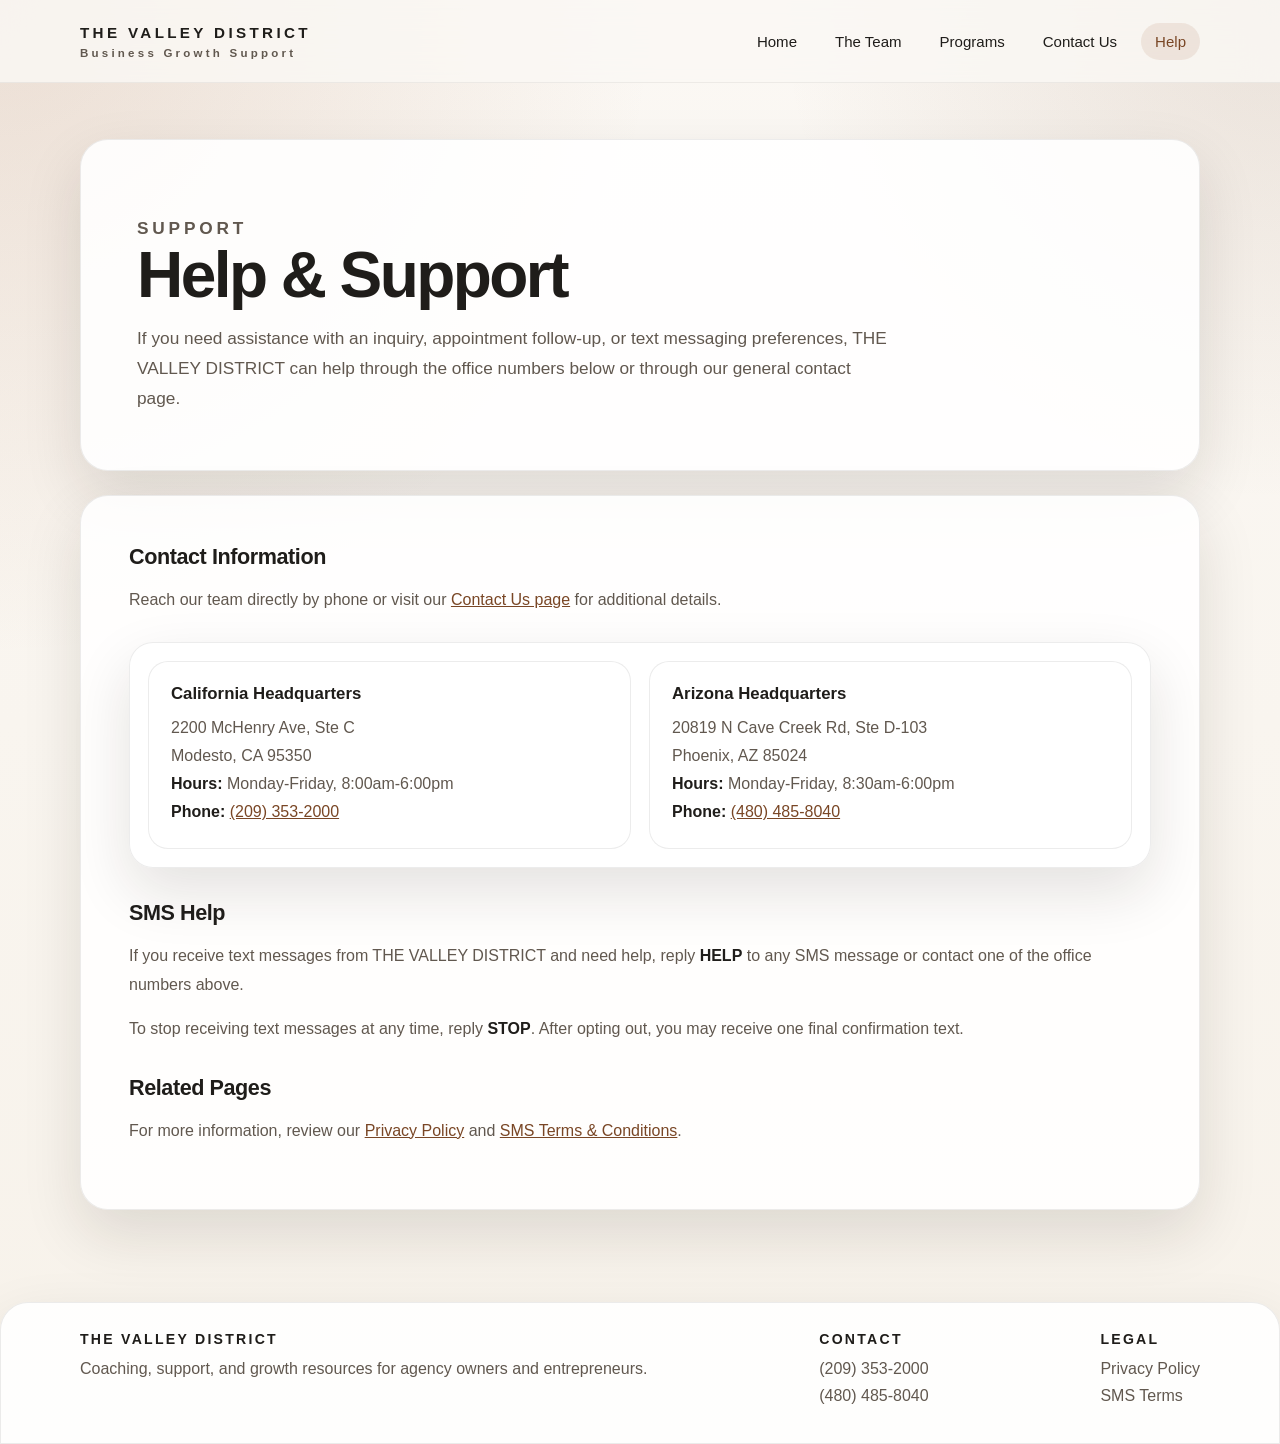
<file: help.html>
<!DOCTYPE html>
<html lang="en">
<head>
  <meta charset="UTF-8">
  <meta name="viewport" content="width=device-width, initial-scale=1.0">
  <title>Help | THE VALLEY DISTRICT</title>
  <meta name="description" content="Help and support information for THE VALLEY DISTRICT, including SMS assistance and office contact details.">
  <link rel="stylesheet" href="legal.css">
</head>
<body>
  <div class="page-shell">
    <header class="site-header">
      <div class="site-header-inner">
        <a class="brand" href="index.html">THE VALLEY DISTRICT<span>Business Growth Support</span></a>
        <nav class="nav-links" aria-label="Primary">
          <a href="index.html">Home</a>
          <a href="team_index.html">The Team</a>
          <a href="programs_index.html">Programs</a>
          <a href="contact_index.html">Contact Us</a>
          <a class="active" href="help.html">Help</a>
        </nav>
      </div>
    </header>

    <main class="page-main">
      <section class="hero-card">
        <p class="eyebrow">Support</p>
        <h1>Help &amp; Support</h1>
        <p>
          If you need assistance with an inquiry, appointment follow-up, or text messaging preferences, THE VALLEY DISTRICT
          can help through the office numbers below or through our general contact page.
        </p>
      </section>

      <section class="content-card">
        <h2>Contact Information</h2>
        <p>
          Reach our team directly by phone or visit our <a href="contact_index.html">Contact Us page</a> for additional details.
        </p>

        <div class="contact-grid" aria-label="Office locations">
          <div class="contact-card">
            <h3>California Headquarters</h3>
            <p>2200 McHenry Ave, Ste C<br>Modesto, CA 95350</p>
            <p><strong>Hours:</strong> Monday-Friday, 8:00am-6:00pm</p>
            <p><strong>Phone:</strong> <a href="tel:12093532000">(209) 353-2000</a></p>
          </div>
          <div class="contact-card">
            <h3>Arizona Headquarters</h3>
            <p>20819 N Cave Creek Rd, Ste D-103<br>Phoenix, AZ 85024</p>
            <p><strong>Hours:</strong> Monday-Friday, 8:30am-6:00pm</p>
            <p><strong>Phone:</strong> <a href="tel:14804858040">(480) 485-8040</a></p>
          </div>
        </div>

        <h2>SMS Help</h2>
        <p>
          If you receive text messages from THE VALLEY DISTRICT and need help, reply <strong>HELP</strong> to any SMS
          message or contact one of the office numbers above.
        </p>
        <p>
          To stop receiving text messages at any time, reply <strong>STOP</strong>. After opting out, you may receive one
          final confirmation text.
        </p>

        <h2>Related Pages</h2>
        <p>
          For more information, review our <a href="privacy-policy.html">Privacy Policy</a> and
          <a href="sms-terms.html">SMS Terms &amp; Conditions</a>.
        </p>
      </section>
    </main>

    <footer class="page-footer">
      <div class="page-footer-inner">
        <div>
          <h4>THE VALLEY DISTRICT</h4>
          <p>Coaching, support, and growth resources for agency owners and entrepreneurs.</p>
        </div>
        <div>
          <h4>Contact</h4>
          <p><a href="tel:12093532000">(209) 353-2000</a></p>
          <p><a href="tel:14804858040">(480) 485-8040</a></p>
        </div>
        <div>
          <h4>Legal</h4>
          <p><a href="privacy-policy.html">Privacy Policy</a></p>
          <p><a href="sms-terms.html">SMS Terms</a></p>
        </div>
      </div>
    </footer>
  </div>
</body>
</html>
</file>
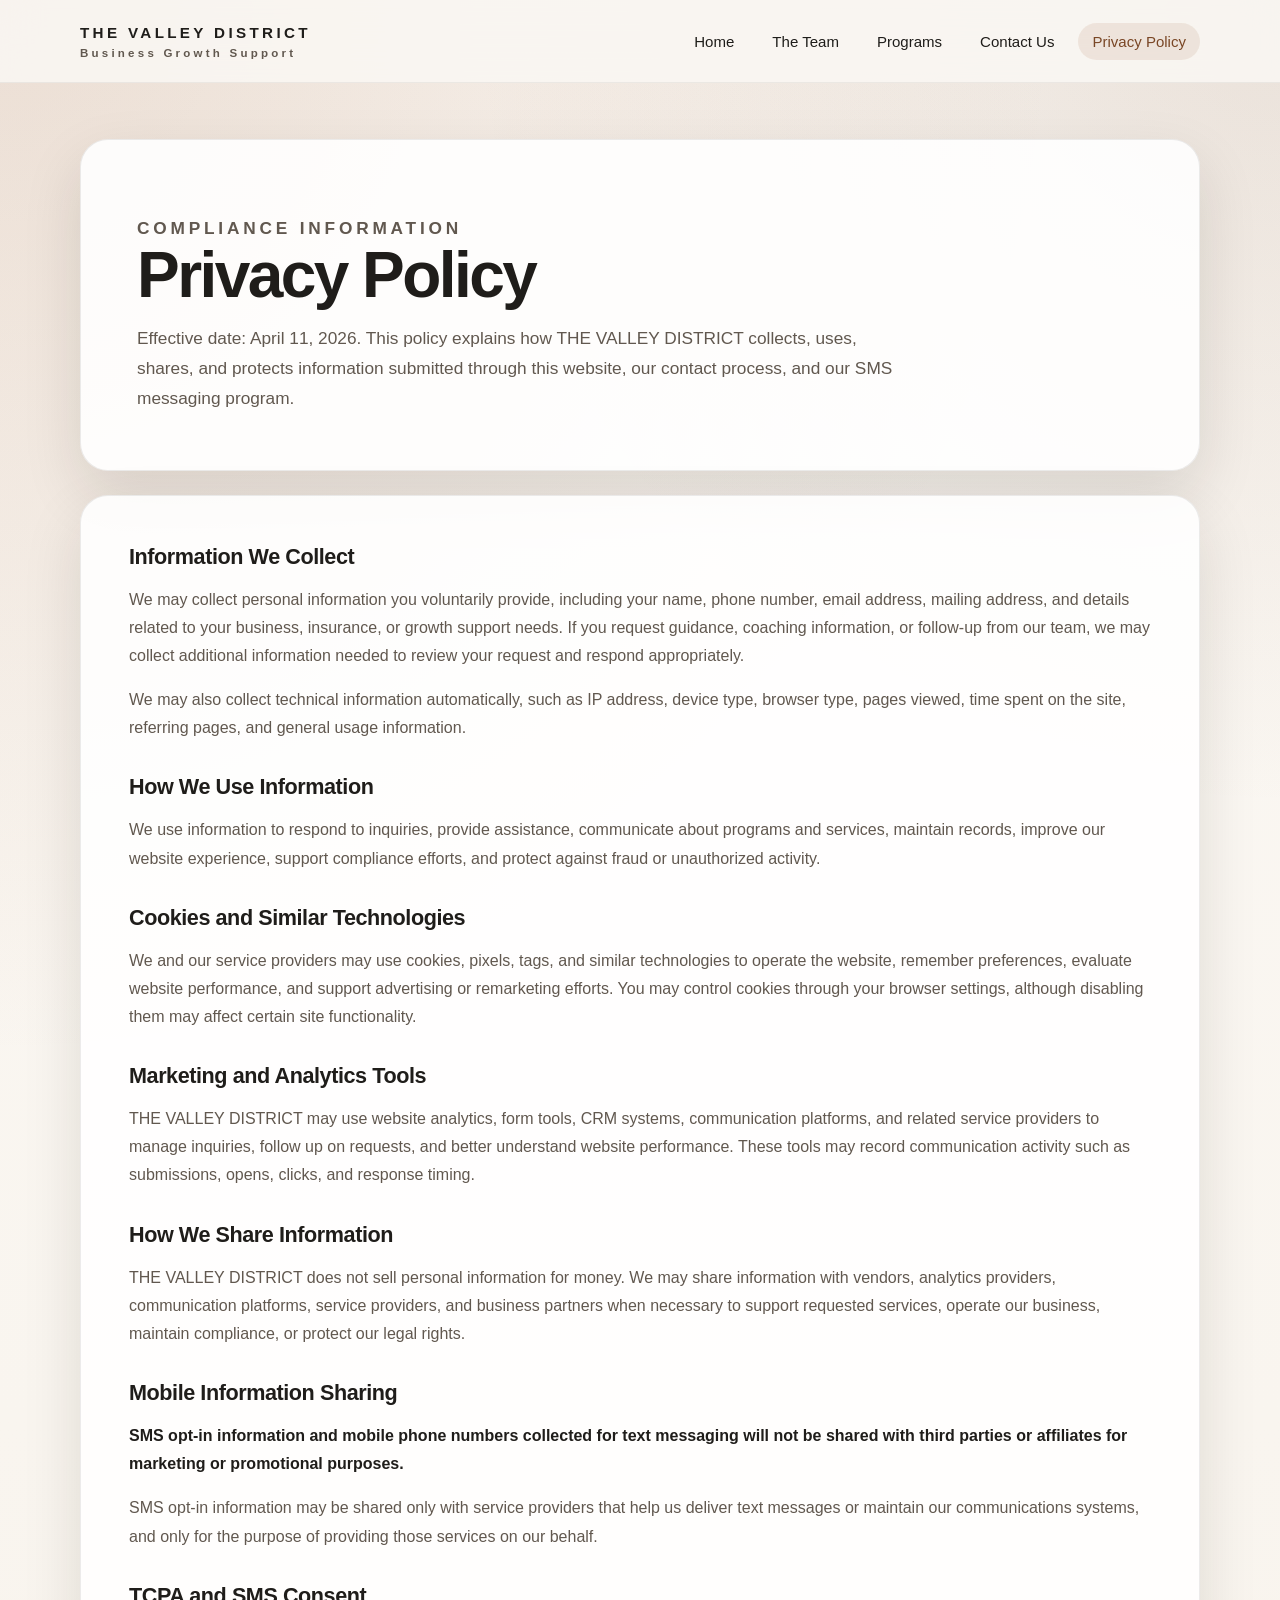
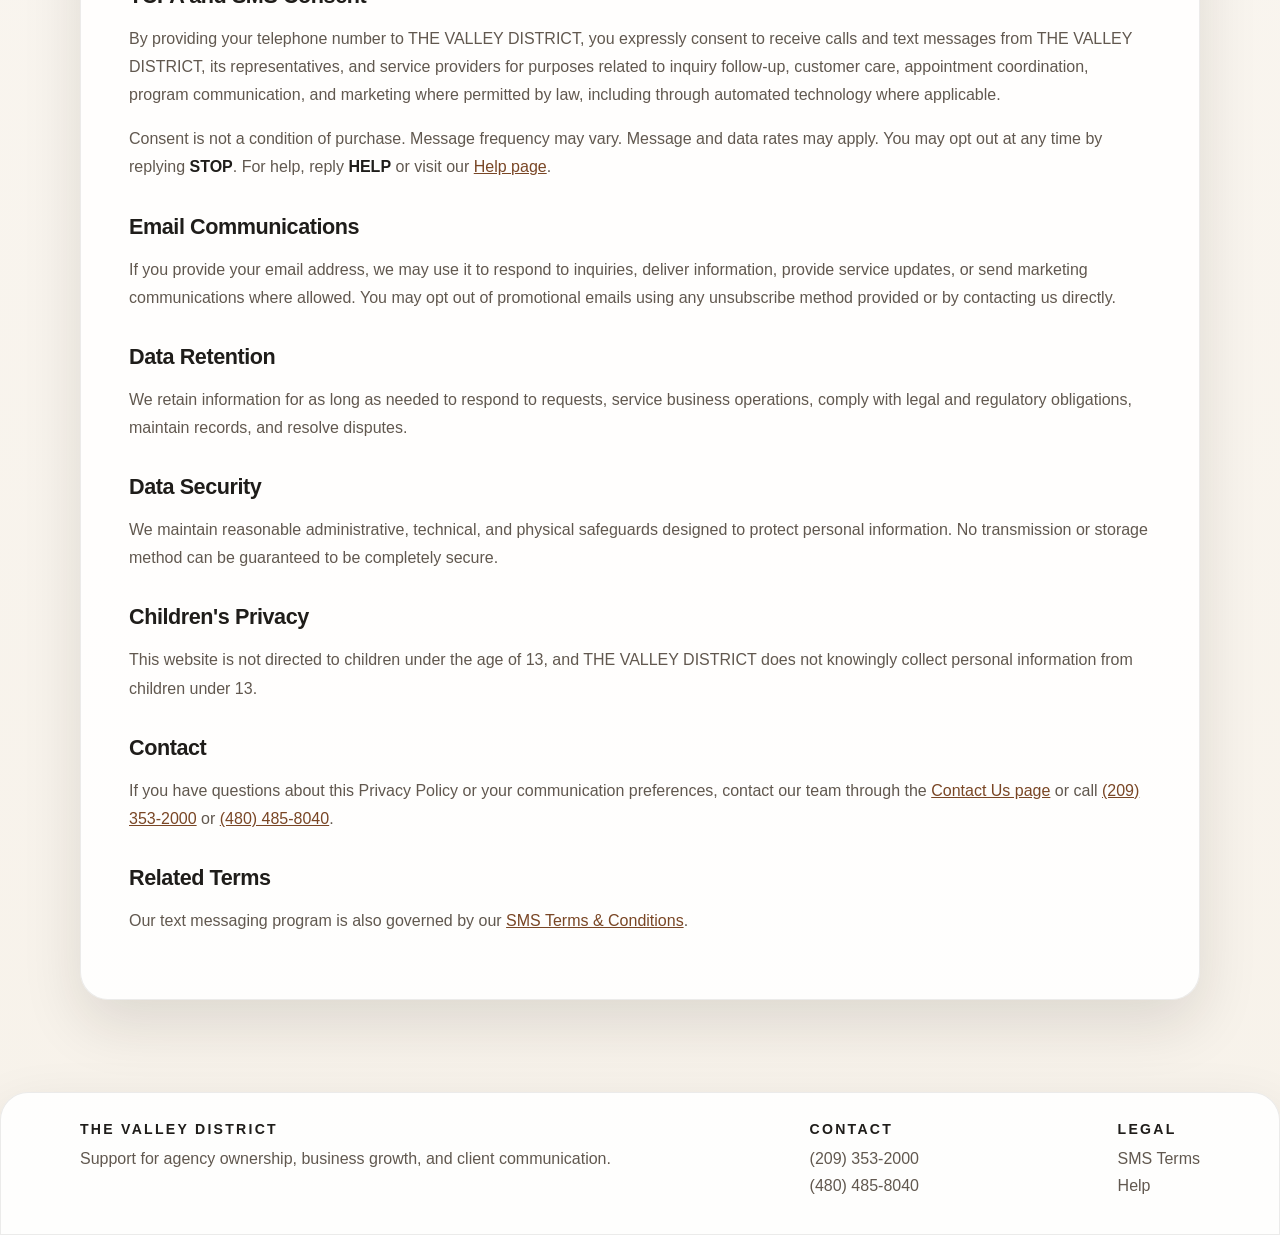
<file: privacy-policy.html>
<!DOCTYPE html>
<html lang="en">
<head>
  <meta charset="UTF-8">
  <meta name="viewport" content="width=device-width, initial-scale=1.0">
  <title>Privacy Policy | THE VALLEY DISTRICT</title>
  <meta name="description" content="Privacy Policy for THE VALLEY DISTRICT, including website, inquiry, and SMS communication practices.">
  <link rel="stylesheet" href="legal.css">
</head>
<body>
  <div class="page-shell">
    <header class="site-header">
      <div class="site-header-inner">
        <a class="brand" href="index.html">THE VALLEY DISTRICT<span>Business Growth Support</span></a>
        <nav class="nav-links" aria-label="Primary">
          <a href="index.html">Home</a>
          <a href="team_index.html">The Team</a>
          <a href="programs_index.html">Programs</a>
          <a href="contact_index.html">Contact Us</a>
          <a class="active" href="privacy-policy.html">Privacy Policy</a>
        </nav>
      </div>
    </header>

    <main class="page-main">
      <section class="hero-card">
        <p class="eyebrow">Compliance Information</p>
        <h1>Privacy Policy</h1>
        <p>
          Effective date: April 11, 2026. This policy explains how THE VALLEY DISTRICT collects, uses, shares, and protects
          information submitted through this website, our contact process, and our SMS messaging program.
        </p>
      </section>

      <section class="content-card">
        <h2>Information We Collect</h2>
        <p>
          We may collect personal information you voluntarily provide, including your name, phone number, email address,
          mailing address, and details related to your business, insurance, or growth support needs. If you request guidance,
          coaching information, or follow-up from our team, we may collect additional information needed to review your request
          and respond appropriately.
        </p>
        <p>
          We may also collect technical information automatically, such as IP address, device type, browser type, pages viewed,
          time spent on the site, referring pages, and general usage information.
        </p>

        <h2>How We Use Information</h2>
        <p>
          We use information to respond to inquiries, provide assistance, communicate about programs and services, maintain
          records, improve our website experience, support compliance efforts, and protect against fraud or unauthorized activity.
        </p>

        <h2>Cookies and Similar Technologies</h2>
        <p>
          We and our service providers may use cookies, pixels, tags, and similar technologies to operate the website, remember
          preferences, evaluate website performance, and support advertising or remarketing efforts. You may control cookies
          through your browser settings, although disabling them may affect certain site functionality.
        </p>

        <h2>Marketing and Analytics Tools</h2>
        <p>
          THE VALLEY DISTRICT may use website analytics, form tools, CRM systems, communication platforms, and related service
          providers to manage inquiries, follow up on requests, and better understand website performance. These tools may record
          communication activity such as submissions, opens, clicks, and response timing.
        </p>

        <h2>How We Share Information</h2>
        <p>
          THE VALLEY DISTRICT does not sell personal information for money. We may share information with vendors, analytics
          providers, communication platforms, service providers, and business partners when necessary to support requested
          services, operate our business, maintain compliance, or protect our legal rights.
        </p>

        <h2>Mobile Information Sharing</h2>
        <p>
          <strong>SMS opt-in information and mobile phone numbers collected for text messaging will not be shared with third
          parties or affiliates for marketing or promotional purposes.</strong>
        </p>
        <p>
          SMS opt-in information may be shared only with service providers that help us deliver text messages or maintain our
          communications systems, and only for the purpose of providing those services on our behalf.
        </p>

        <h2>TCPA and SMS Consent</h2>
        <p>
          By providing your telephone number to THE VALLEY DISTRICT, you expressly consent to receive calls and text messages
          from THE VALLEY DISTRICT, its representatives, and service providers for purposes related to inquiry follow-up,
          customer care, appointment coordination, program communication, and marketing where permitted by law, including
          through automated technology where applicable.
        </p>
        <p>
          Consent is not a condition of purchase. Message frequency may vary. Message and data rates may apply. You may opt
          out at any time by replying <strong>STOP</strong>. For help, reply <strong>HELP</strong> or visit our
          <a href="help.html">Help page</a>.
        </p>

        <h2>Email Communications</h2>
        <p>
          If you provide your email address, we may use it to respond to inquiries, deliver information, provide service
          updates, or send marketing communications where allowed. You may opt out of promotional emails using any unsubscribe
          method provided or by contacting us directly.
        </p>

        <h2>Data Retention</h2>
        <p>
          We retain information for as long as needed to respond to requests, service business operations, comply with legal
          and regulatory obligations, maintain records, and resolve disputes.
        </p>

        <h2>Data Security</h2>
        <p>
          We maintain reasonable administrative, technical, and physical safeguards designed to protect personal information.
          No transmission or storage method can be guaranteed to be completely secure.
        </p>

        <h2>Children's Privacy</h2>
        <p>
          This website is not directed to children under the age of 13, and THE VALLEY DISTRICT does not knowingly collect
          personal information from children under 13.
        </p>

        <h2>Contact</h2>
        <p>
          If you have questions about this Privacy Policy or your communication preferences, contact our team through the
          <a href="contact_index.html">Contact Us page</a> or call
          <a href="tel:12093532000">(209) 353-2000</a> or <a href="tel:14804858040">(480) 485-8040</a>.
        </p>

        <h2>Related Terms</h2>
        <p>
          Our text messaging program is also governed by our
          <a href="sms-terms.html">SMS Terms &amp; Conditions</a>.
        </p>
      </section>
    </main>

    <footer class="page-footer">
      <div class="page-footer-inner">
        <div>
          <h4>THE VALLEY DISTRICT</h4>
          <p>Support for agency ownership, business growth, and client communication.</p>
        </div>
        <div>
          <h4>Contact</h4>
          <p><a href="tel:12093532000">(209) 353-2000</a></p>
          <p><a href="tel:14804858040">(480) 485-8040</a></p>
        </div>
        <div>
          <h4>Legal</h4>
          <p><a href="sms-terms.html">SMS Terms</a></p>
          <p><a href="help.html">Help</a></p>
        </div>
      </div>
    </footer>
  </div>
</body>
</html>
</file>
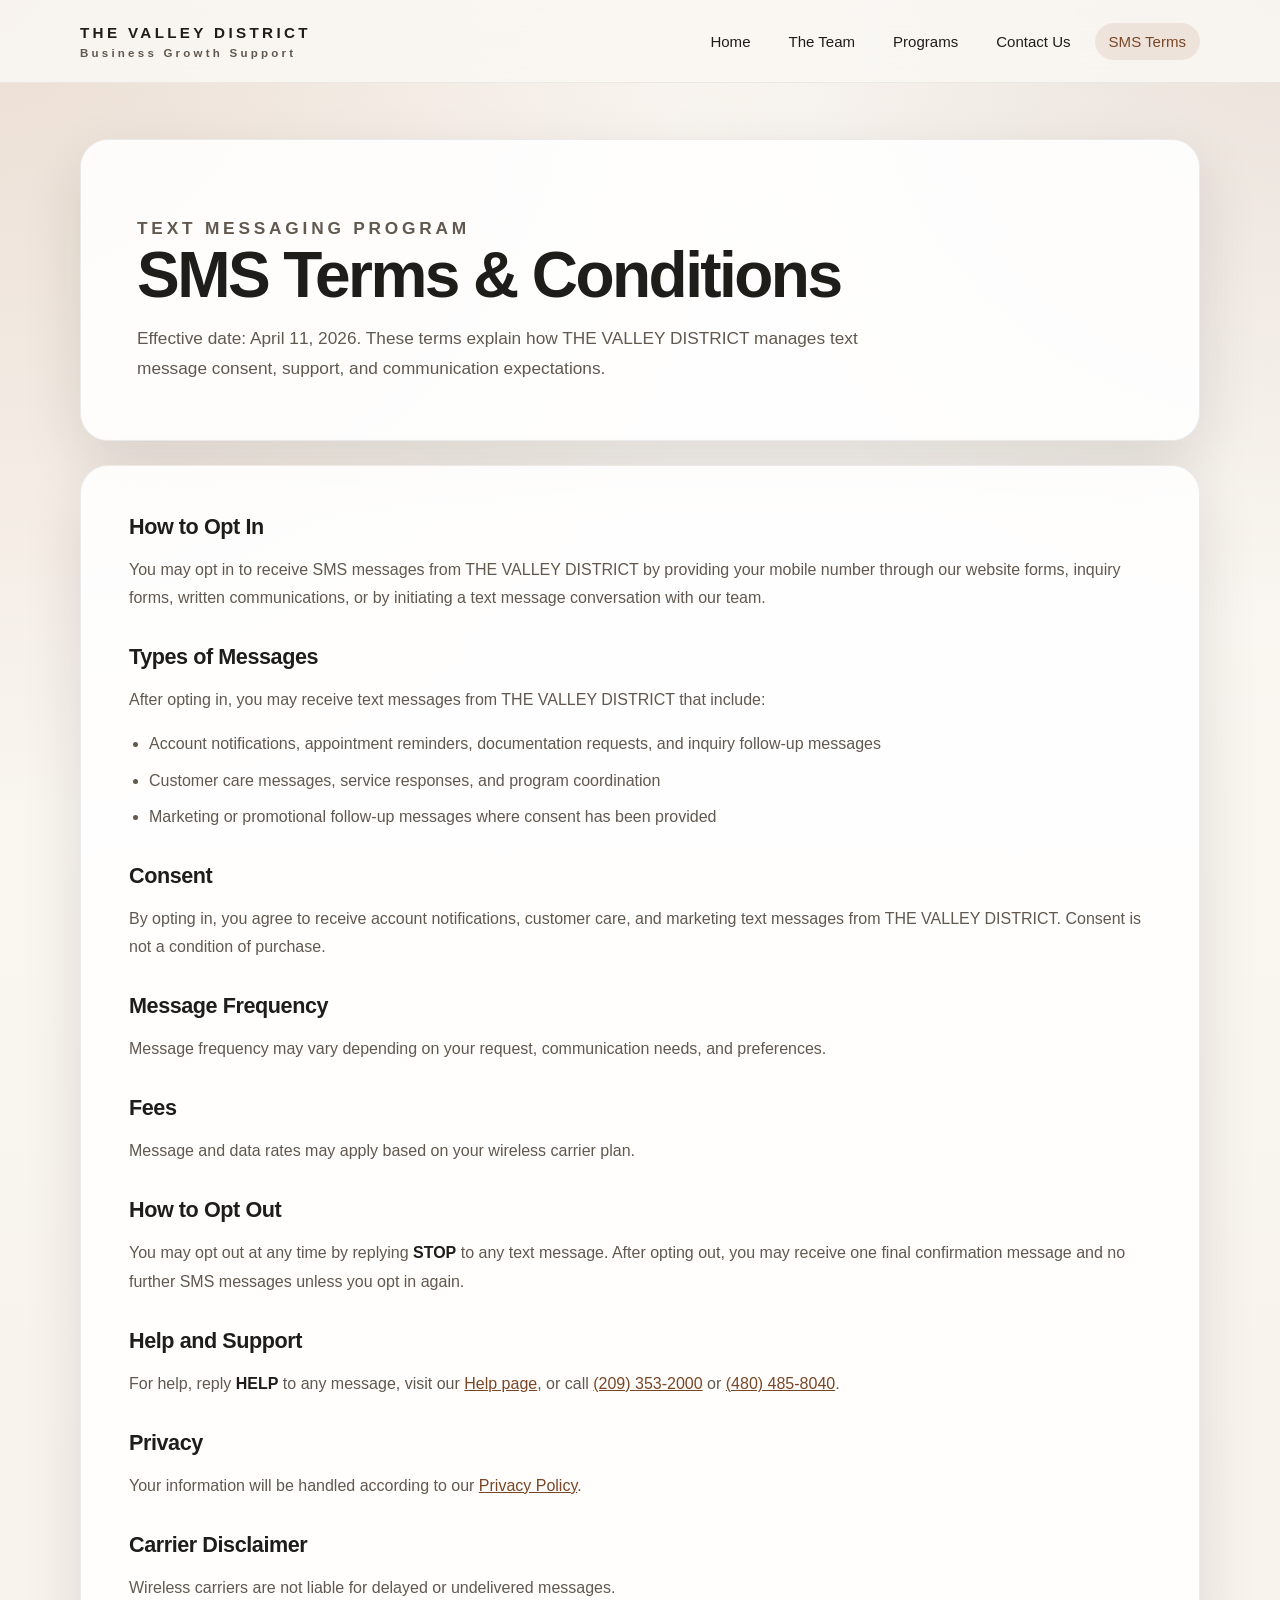
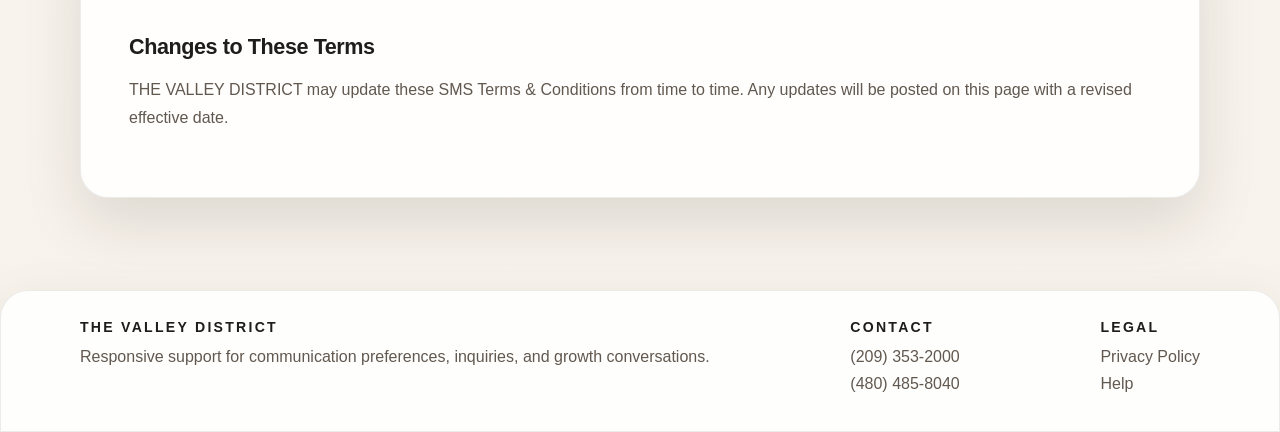
<file: sms-terms.html>
<!DOCTYPE html>
<html lang="en">
<head>
  <meta charset="UTF-8">
  <meta name="viewport" content="width=device-width, initial-scale=1.0">
  <title>SMS Terms &amp; Conditions | THE VALLEY DISTRICT</title>
  <meta name="description" content="SMS Terms and Conditions for THE VALLEY DISTRICT.">
  <link rel="stylesheet" href="legal.css">
</head>
<body>
  <div class="page-shell">
    <header class="site-header">
      <div class="site-header-inner">
        <a class="brand" href="index.html">THE VALLEY DISTRICT<span>Business Growth Support</span></a>
        <nav class="nav-links" aria-label="Primary">
          <a href="index.html">Home</a>
          <a href="team_index.html">The Team</a>
          <a href="programs_index.html">Programs</a>
          <a href="contact_index.html">Contact Us</a>
          <a class="active" href="sms-terms.html">SMS Terms</a>
        </nav>
      </div>
    </header>

    <main class="page-main">
      <section class="hero-card">
        <p class="eyebrow">Text Messaging Program</p>
        <h1>SMS Terms &amp; Conditions</h1>
        <p>
          Effective date: April 11, 2026. These terms explain how THE VALLEY DISTRICT manages text message consent,
          support, and communication expectations.
        </p>
      </section>

      <section class="content-card">
        <h2>How to Opt In</h2>
        <p>
          You may opt in to receive SMS messages from THE VALLEY DISTRICT by providing your mobile number through our website
          forms, inquiry forms, written communications, or by initiating a text message conversation with our team.
        </p>

        <h2>Types of Messages</h2>
        <p>After opting in, you may receive text messages from THE VALLEY DISTRICT that include:</p>
        <ul>
          <li>Account notifications, appointment reminders, documentation requests, and inquiry follow-up messages</li>
          <li>Customer care messages, service responses, and program coordination</li>
          <li>Marketing or promotional follow-up messages where consent has been provided</li>
        </ul>

        <h2>Consent</h2>
        <p>
          By opting in, you agree to receive account notifications, customer care, and marketing text messages from
          THE VALLEY DISTRICT. Consent is not a condition of purchase.
        </p>

        <h2>Message Frequency</h2>
        <p>Message frequency may vary depending on your request, communication needs, and preferences.</p>

        <h2>Fees</h2>
        <p>Message and data rates may apply based on your wireless carrier plan.</p>

        <h2>How to Opt Out</h2>
        <p>
          You may opt out at any time by replying <strong>STOP</strong> to any text message. After opting out, you may
          receive one final confirmation message and no further SMS messages unless you opt in again.
        </p>

        <h2>Help and Support</h2>
        <p>
          For help, reply <strong>HELP</strong> to any message, visit our <a href="help.html">Help page</a>, or call
          <a href="tel:12093532000">(209) 353-2000</a> or <a href="tel:14804858040">(480) 485-8040</a>.
        </p>

        <h2>Privacy</h2>
        <p>
          Your information will be handled according to our
          <a href="privacy-policy.html">Privacy Policy</a>.
        </p>

        <h2>Carrier Disclaimer</h2>
        <p>Wireless carriers are not liable for delayed or undelivered messages.</p>

        <h2>Changes to These Terms</h2>
        <p>
          THE VALLEY DISTRICT may update these SMS Terms &amp; Conditions from time to time. Any updates will be posted
          on this page with a revised effective date.
        </p>
      </section>
    </main>

    <footer class="page-footer">
      <div class="page-footer-inner">
        <div>
          <h4>THE VALLEY DISTRICT</h4>
          <p>Responsive support for communication preferences, inquiries, and growth conversations.</p>
        </div>
        <div>
          <h4>Contact</h4>
          <p><a href="tel:12093532000">(209) 353-2000</a></p>
          <p><a href="tel:14804858040">(480) 485-8040</a></p>
        </div>
        <div>
          <h4>Legal</h4>
          <p><a href="privacy-policy.html">Privacy Policy</a></p>
          <p><a href="help.html">Help</a></p>
        </div>
      </div>
    </footer>
  </div>
</body>
</html>
</file>
<file: legal.css>
:root {
  --page-bg: #f7f2ea;
  --panel-bg: rgba(255, 255, 255, 0.88);
  --panel-border: rgba(23, 23, 23, 0.08);
  --text: #1f1d1a;
  --muted: #61584f;
  --accent: #a56a43;
  --accent-dark: #794625;
  --shadow: 0 24px 60px rgba(34, 24, 17, 0.12);
  --radius: 28px;
  --site-width: 1120px;
}

* {
  box-sizing: border-box;
}

html {
  scroll-behavior: smooth;
}

body {
  margin: 0;
  font-family: Roboto, "Helvetica Neue", Arial, sans-serif;
  color: var(--text);
  background:
    radial-gradient(circle at top left, rgba(165, 106, 67, 0.18), transparent 34%),
    radial-gradient(circle at top right, rgba(130, 87, 57, 0.14), transparent 26%),
    linear-gradient(180deg, #fbf8f4 0%, var(--page-bg) 100%);
}

a {
  color: var(--accent-dark);
}

a:hover {
  color: var(--accent);
}

.page-shell {
  min-height: 100vh;
}

.site-header {
  position: sticky;
  top: 0;
  z-index: 20;
  backdrop-filter: blur(18px);
  background: rgba(251, 248, 244, 0.82);
  border-bottom: 1px solid rgba(23, 23, 23, 0.06);
}

.site-header-inner,
.page-footer-inner,
.page-main {
  width: min(calc(100% - 32px), var(--site-width));
  margin: 0 auto;
}

.site-header-inner {
  display: flex;
  align-items: center;
  justify-content: space-between;
  gap: 24px;
  min-height: 82px;
}

.brand {
  color: var(--text);
  text-decoration: none;
  font-size: 0.95rem;
  font-weight: 700;
  letter-spacing: 0.22em;
}

.brand span {
  display: block;
  font-size: 0.72rem;
  letter-spacing: 0.28em;
  color: var(--muted);
  margin-top: 6px;
}

.nav-links {
  display: flex;
  flex-wrap: wrap;
  justify-content: flex-end;
  gap: 10px;
}

.nav-links a {
  text-decoration: none;
  color: var(--text);
  font-size: 0.94rem;
  padding: 10px 14px;
  border-radius: 999px;
  transition: background-color 160ms ease, color 160ms ease;
}

.nav-links a:hover,
.nav-links a.active {
  background: rgba(165, 106, 67, 0.12);
  color: var(--accent-dark);
}

.page-main {
  padding: 56px 0 64px;
}

.hero-card,
.content-card,
.contact-grid,
.page-footer {
  background: var(--panel-bg);
  border: 1px solid var(--panel-border);
  box-shadow: var(--shadow);
}

.hero-card,
.content-card {
  border-radius: var(--radius);
}

.hero-card {
  padding: 56px clamp(24px, 5vw, 56px);
  margin-bottom: 24px;
}

.eyebrow {
  margin: 0 0 14px;
  color: var(--accent-dark);
  text-transform: uppercase;
  letter-spacing: 0.22em;
  font-size: 0.8rem;
  font-weight: 700;
}

.hero-card h1 {
  margin: 0;
  font-size: clamp(2.2rem, 5vw, 4.25rem);
  line-height: 0.98;
  letter-spacing: -0.04em;
}

.hero-card p {
  max-width: 760px;
  margin: 18px 0 0;
  color: var(--muted);
  font-size: 1.08rem;
  line-height: 1.72;
}

.content-card {
  padding: clamp(24px, 4vw, 48px);
}

.content-card h2 {
  margin: 32px 0 12px;
  font-size: 1.35rem;
  letter-spacing: -0.02em;
}

.content-card h2:first-of-type {
  margin-top: 0;
}

.content-card p,
.content-card li {
  color: var(--muted);
  font-size: 1rem;
  line-height: 1.76;
}

.content-card p strong,
.content-card li strong {
  color: var(--text);
}

.content-card ul {
  margin: 0 0 0 20px;
  padding: 0;
}

.content-card li + li {
  margin-top: 8px;
}

.contact-grid {
  display: grid;
  grid-template-columns: repeat(2, minmax(0, 1fr));
  gap: 18px;
  margin-top: 28px;
  padding: 18px;
  border-radius: 24px;
}

.contact-card {
  border-radius: 20px;
  border: 1px solid rgba(23, 23, 23, 0.08);
  background: rgba(255, 255, 255, 0.84);
  padding: 22px;
}

.contact-card h3 {
  margin: 0 0 10px;
  font-size: 1.05rem;
}

.contact-card p {
  margin: 0;
}

.page-footer {
  margin-top: 28px;
  border-radius: 28px 28px 0 0;
}

.page-footer-inner {
  display: flex;
  justify-content: space-between;
  gap: 24px;
  padding: 28px 0 34px;
}

.page-footer h4 {
  margin: 0 0 8px;
  font-size: 0.88rem;
  letter-spacing: 0.16em;
  text-transform: uppercase;
}

.page-footer p,
.page-footer a {
  margin: 0;
  color: var(--muted);
  line-height: 1.7;
  text-decoration: none;
}

.page-footer a:hover {
  color: var(--accent-dark);
}

@media (max-width: 820px) {
  .site-header {
    position: static;
  }

  .site-header-inner,
  .page-footer-inner {
    flex-direction: column;
    align-items: flex-start;
  }

  .nav-links {
    justify-content: flex-start;
  }

  .contact-grid {
    grid-template-columns: 1fr;
  }
}
</file>
